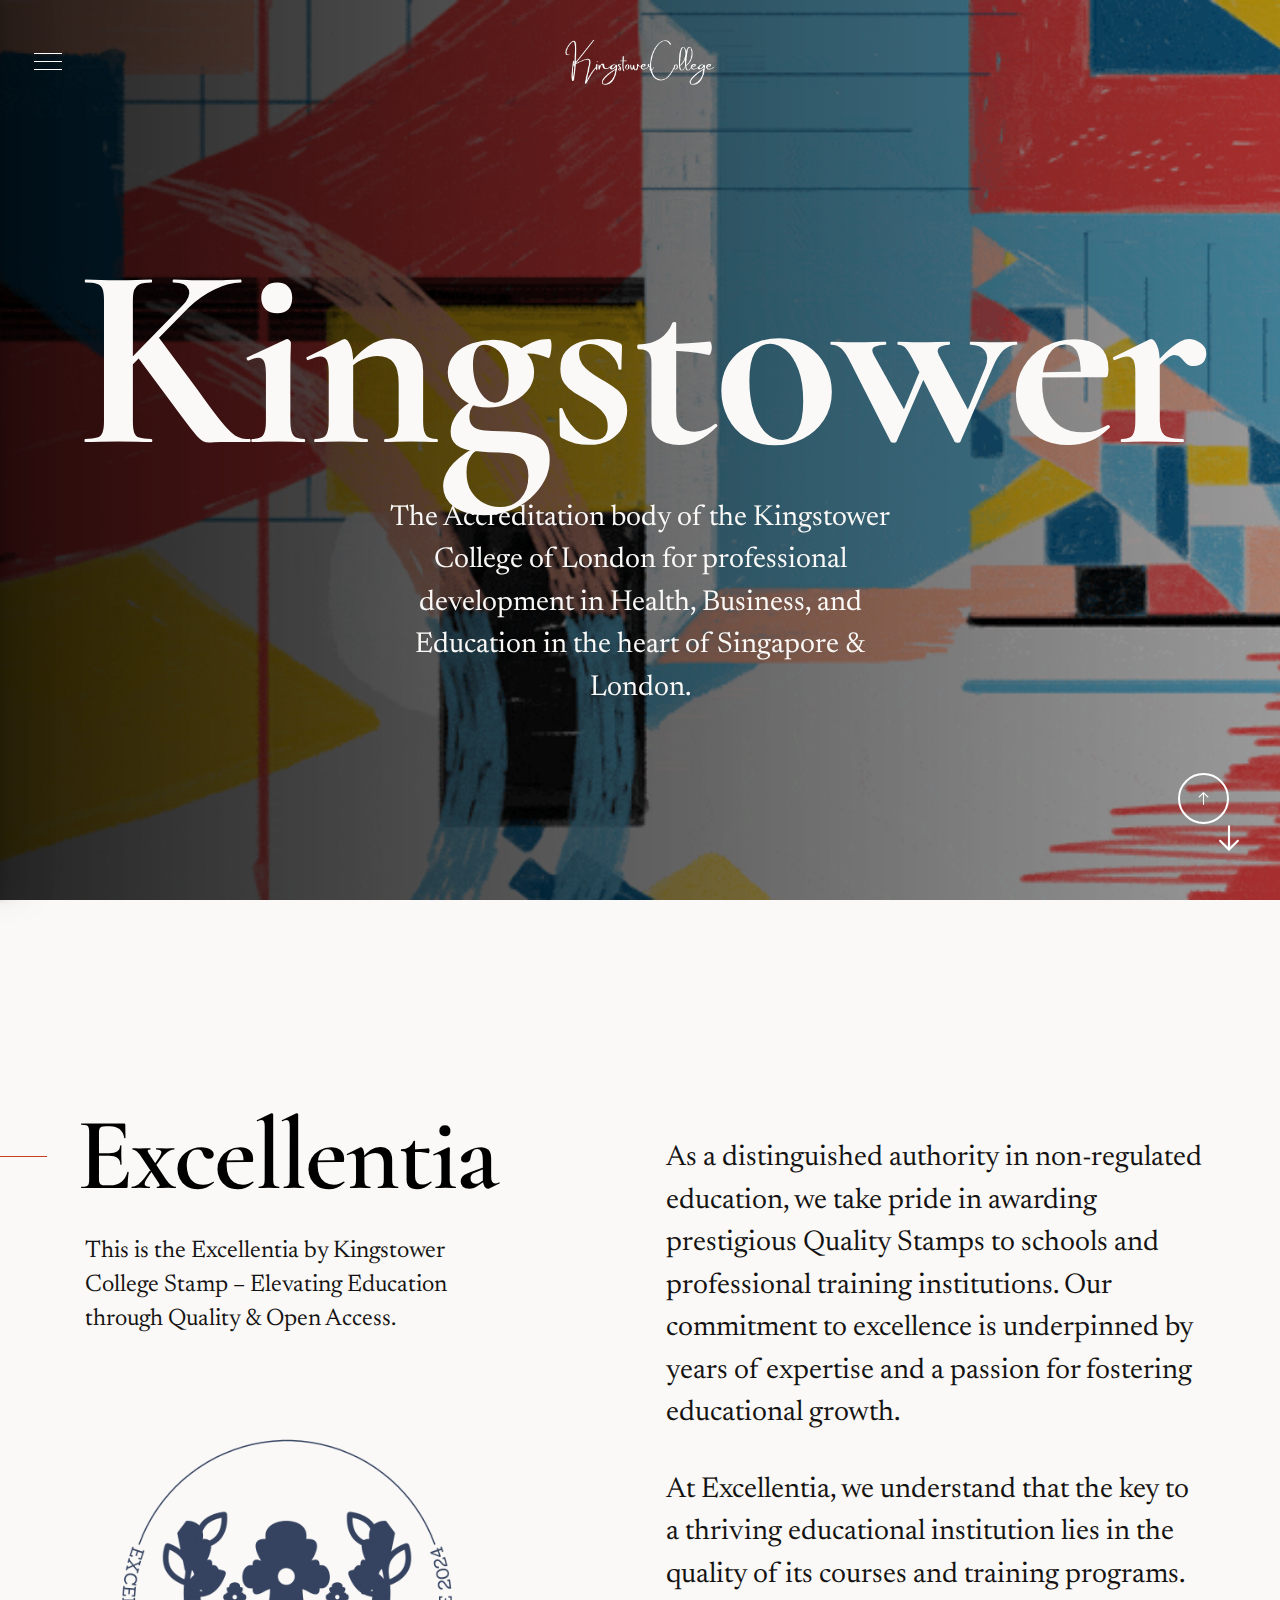
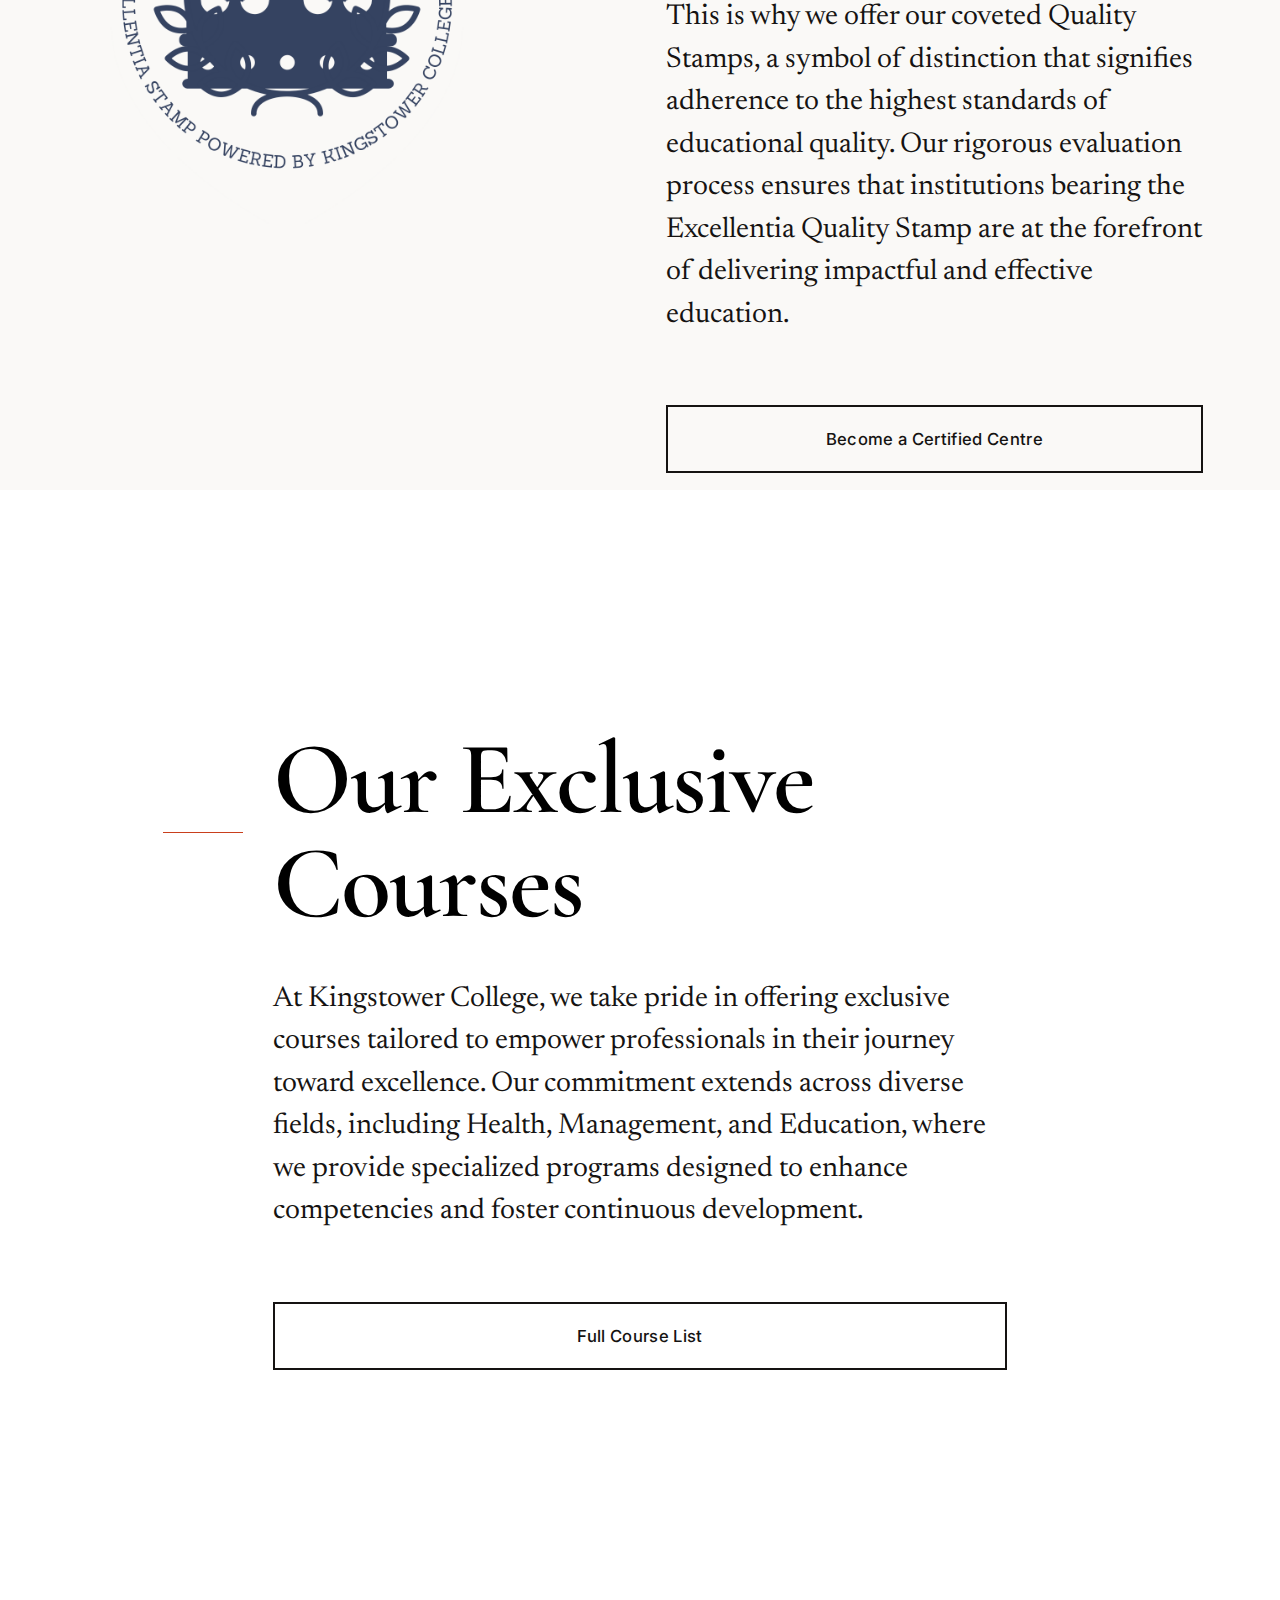
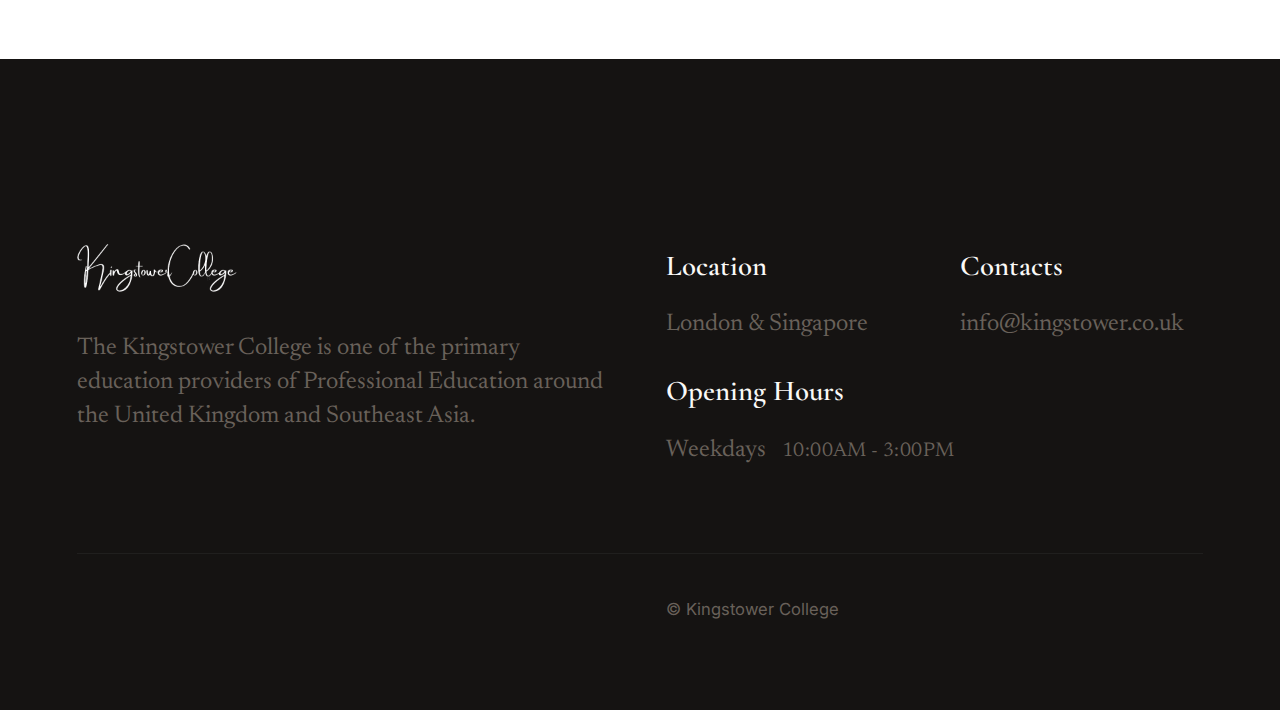
<file: index.html>
<!DOCTYPE html>
<html lang="en" class="no-js" >
<head>

    <!--- basic page needs
    ================================================== -->
    <meta charset="utf-8">
    <meta name="viewport" content="width=device-width, initial-scale=1">
    <title>Kingstower College of London</title>

    <script>
        document.documentElement.classList.remove('no-js');
        document.documentElement.classList.add('js');
    </script>

    <!-- CSS
    ================================================== -->
    <link rel="stylesheet" href="css/vendor.css">
    <link rel="stylesheet" href="css/styles.css">

    <!-- favicons
    ================================================== -->
    <link rel="apple-touch-icon" sizes="180x180" href="apple-touch-icon.png">
    <link rel="icon" type="image/png" sizes="32x32" href="images/favicon.png">
    <link rel="icon" type="image/png" sizes="16x16" href="images/favicon.png">
    <link rel="manifest" href="site.webmanifest">

</head>


<body id="top">


    <!-- preloader
    ================================================== -->
    <div id="preloader">
        <div id="loader" class="dots-fade">
            <div></div>
            <div></div>
            <div></div>
        </div>
    </div>


    <!-- page wrap
    ================================================== -->
    <div id="page" class="s-pagewrap">

        <div class="menu-underlay"></div>

        <!-- # site header
        ================================================== -->
        <header class="s-header">

            <div class="s-header__block">

                <div class="s-header__logo">
                    <a class="logo" href="index.html">
                        <img src="images/logo.png" alt="Homepage">
                    </a>
                </div>

                <a class="s-header__menu-toggle" href="#0"><span>Browse</span></a>
            </div> <!-- end s-header__block -->

            <nav class="s-header__nav">

                <a href="#0" class="s-header__nav-close-btn" title="close"><span>Close</span></a>

                <div class="s-header__nav-logo">
                    <a href="index.html">
                        <img src="images/logo.png" alt="Homepage">
                    </a>
                </div> <!-- s-header__nav-logo -->

                <ul class="s-header__nav-links">
                    <li><a href="index.html">Home</a></li>
                    <li><a href="about.html">About</a></li>
                    <li><a href="courses.html">Courses</a></li>
                    <li><a href="excellentia.html">Excellentia</a></li>
                    <li><a href="postgraduations.html">Postgraduations</a></li>
                </ul> <!-- s-header__nav-links -->
            </nav> <!-- end s-header__nav -->

        </header> <!-- end s-header -->


        <!-- # intro
        ================================================== -->
        <section id="intro" class="s-intro">

            <div class="s-intro__bg"></div>

            <div class="row s-intro__content">
                <div class="column xl-12">
                    <h1 class="s-intro__title">Kingstower</h1>

                    <p class="s-intro__desc lead">
                    The Accreditation body of the Kingstower College of London for
                    professional development in Health, Business, and Education in the heart of Singapore & London.
                    </p>

                </div>
            </div> <!-- s-intro__content -->

            <div class="s-intro__scroll-down">
                <a href="#about" class="smoothscroll">
                    <span class="scroll-text u-screen-reader-text">Scroll Down</span>
                    <div class="scroll-icon">
                        <svg clip-rule="evenodd" fill-rule="evenodd" stroke-linejoin="round" stroke-miterlimit="2" viewBox="0 0 24 24" xmlns="http://www.w3.org/2000/svg"><path d="m5.214 14.522s4.505 4.502 6.259 6.255c.146.147.338.22.53.22s.384-.073.53-.22c1.754-1.752 6.249-6.244 6.249-6.244.144-.144.216-.334.217-.523 0-.193-.074-.386-.221-.534-.293-.293-.766-.294-1.057-.004l-4.968 4.968v-14.692c0-.414-.336-.75-.75-.75s-.75.336-.75.75v14.692l-4.979-4.978c-.289-.289-.761-.287-1.054.006-.148.148-.222.341-.221.534 0 .189.071.377.215.52z" fill-rule="nonzero"/></svg>
                    </div>
                </a>
            </div> <!-- s-intro__scroll-down -->

        </section> <!-- end s-intro -->


        <!-- # about
        ================================================== -->
        <section id="about" class="s-about">

            <div class="row s-about__content">
                <div class="column xl-12 s-about__content-grid grid-block">

                    <div class="s-about__content-header section-header">
                        <h2 class="text-display-title with-line">Excellentia</h2>
                        <div class="s-about__content-header-inner">
                            <p class="text-desc">
                                This is the Excellentia by Kingstower College Stamp – Elevating Education through Quality & Open Access.
                            </p>

                            <div class="s-about__content-media">
                                <img class="s-about__media-big"
                                     src="images/stamp.png"
                                     srcset="images/stamp.png 1x, images/stamp.png 2x" alt="">
                            </div>
                        </div>
                    </div> <!-- end s-about__content-header -->

                    <div class="s-about__content-main">

                        <p class="attention-getter">
                            As a distinguished authority in non-regulated education, we take pride in awarding prestigious Quality Stamps
                            to schools and professional training institutions. Our commitment to excellence is
                            underpinned by years of expertise and a passion for fostering educational growth.
                        </p>
                        <p class="attention-getter">
                            At Excellentia, we understand that the key to a thriving educational institution lies in the quality of its
                            courses and training programs. This is why we offer our coveted Quality Stamps, a symbol of distinction that signifies adherence
                            to the highest standards of educational quality. Our rigorous evaluation process ensures that institutions bearing the
                            Excellentia Quality Stamp are at the forefront of delivering impactful and effective education.
                        </p>

                        <div class="s-about__content-btn">
                            <a href="Excellentia.html" class="btn btn--stroke btn--medium u-fullwidth">Become a Certified Centre</a>
                        </div>

                    </div> <!-- end s-about-content-main -->

                </div> <!-- end s-about__content-grid -->
            </div> <!--end s-about__content -->

        </section> <!-- end s-about -->


        <!-- # menu block
        ================================================== -->
        <section class="s-menublock" style ="background-color:white;">

            <div class="row s-menublock__top">
                <div class="column xl-8 lg-12">

                    <div class="s-menublock__content-header section-header">
                        <h2 class="text-display-title with-line">Our Exclusive Courses</h2>
                        <p class="attention-getter">
                            At Kingstower College, we take pride in offering exclusive courses tailored to empower professionals in their
                            journey toward excellence. Our commitment extends across diverse fields, including Health, Management, and Education,
                            where we provide specialized programs designed
                            to enhance competencies and foster continuous development.
                        </p>
                        <div class="s-about__content-btn">
                            <a href="about.html" class="btn btn--stroke btn--medium u-fullwidth">Full Course List</a>
                        </div>

</div>
</div>
</div>
</section>
                    </div> <!-- end s-menublock__content-header -->

                </div>


        <!-- # testimonials
        ================================================== -->


         <!-- # footer
        ================================================== -->
        <footer id="footer" class="s-footer">
            <div class="row s-footer__main-content">

                <div class="column xl-6 md-12 s-footer__block s-footer__about">
                    <div class="s-footer__logo">
                        <a class="logo" href="index.html">
                            <img src="images/logo.png" alt="Homepage">
                        </a>
                    </div>

                    <p>
                   The Kingstower College is one of the primary education providers of Professional Education around the United Kingdom and Southeast Asia.
                </p>
                </div> <!-- end s-footer__about -->

                <div class="column xl-6 md-12 s-footer__block s-footer__info">
                    <div class="row">
                        <div class="column xl-6 lg-12">
                            <h5>Location</h5>
                            <p>
                            London & Singapore
                            </p>
                        </div>
                        <div class="column xl-6 lg-12">
                            <h5>Contacts</h5>
                            <ul class="link-list">
                                <li><a href="mailto:info@kingstower.co.uk">info@kingstower.co.uk</a></li>
                            </ul>
                        </div>
                        <div class="column">
                            <h5>Opening Hours</h5>
                            <ul class="opening-hours">
                                <li><span class="opening-hours__days">Weekdays</span><span class="opening-hours__time">10:00am - 3:00pm</span></li>
                            </ul>
                        </div>
                    </div>
                </div> <!-- end s-footer__info -->

            </div> <!-- end  s-footer__main-content -->

            <div class="row s-footer__bottom">

                <div class="column xl-6 lg-12">
                </div> <!-- end section-footer__social -->

                <div class="column xl-6 lg-12">
                    <p class="ss-copyright">
                        <span>© Kingstower College</span>
                    </p>
                </div>

            </div> <!-- end section-footer__bottom -->

            <div class="ss-go-top">
                <a class="smoothscroll" title="Back to Top" href="#top">
                    <svg clip-rule="evenodd" fill-rule="evenodd" stroke-linejoin="round" stroke-miterlimit="2" viewBox="0 0 24 24" xmlns="http://www.w3.org/2000/svg"><path d="m14.523 18.787s4.501-4.505 6.255-6.26c.146-.146.219-.338.219-.53s-.073-.383-.219-.53c-1.753-1.754-6.255-6.258-6.255-6.258-.144-.145-.334-.217-.524-.217-.193 0-.385.074-.532.221-.293.292-.295.766-.004 1.056l4.978 4.978h-14.692c-.414 0-.75.336-.75.75s.336.75.75.75h14.692l-4.979 4.979c-.289.289-.286.762.006 1.054.148.148.341.222.533.222.19 0 .378-.072.522-.215z" fill-rule="nonzero"/></svg>
                </a>
                <span>Back To Top</span>
            </div> <!-- end ss-go-top -->

        </footer> <!-- end s-footer -->

    </div> <!-- end page-wrap -->


    <!-- Java Script
    ================================================== -->
    <script src="js/plugins.js"></script>
    <script src="js/main.js"></script>

</body>
</html>
</file>
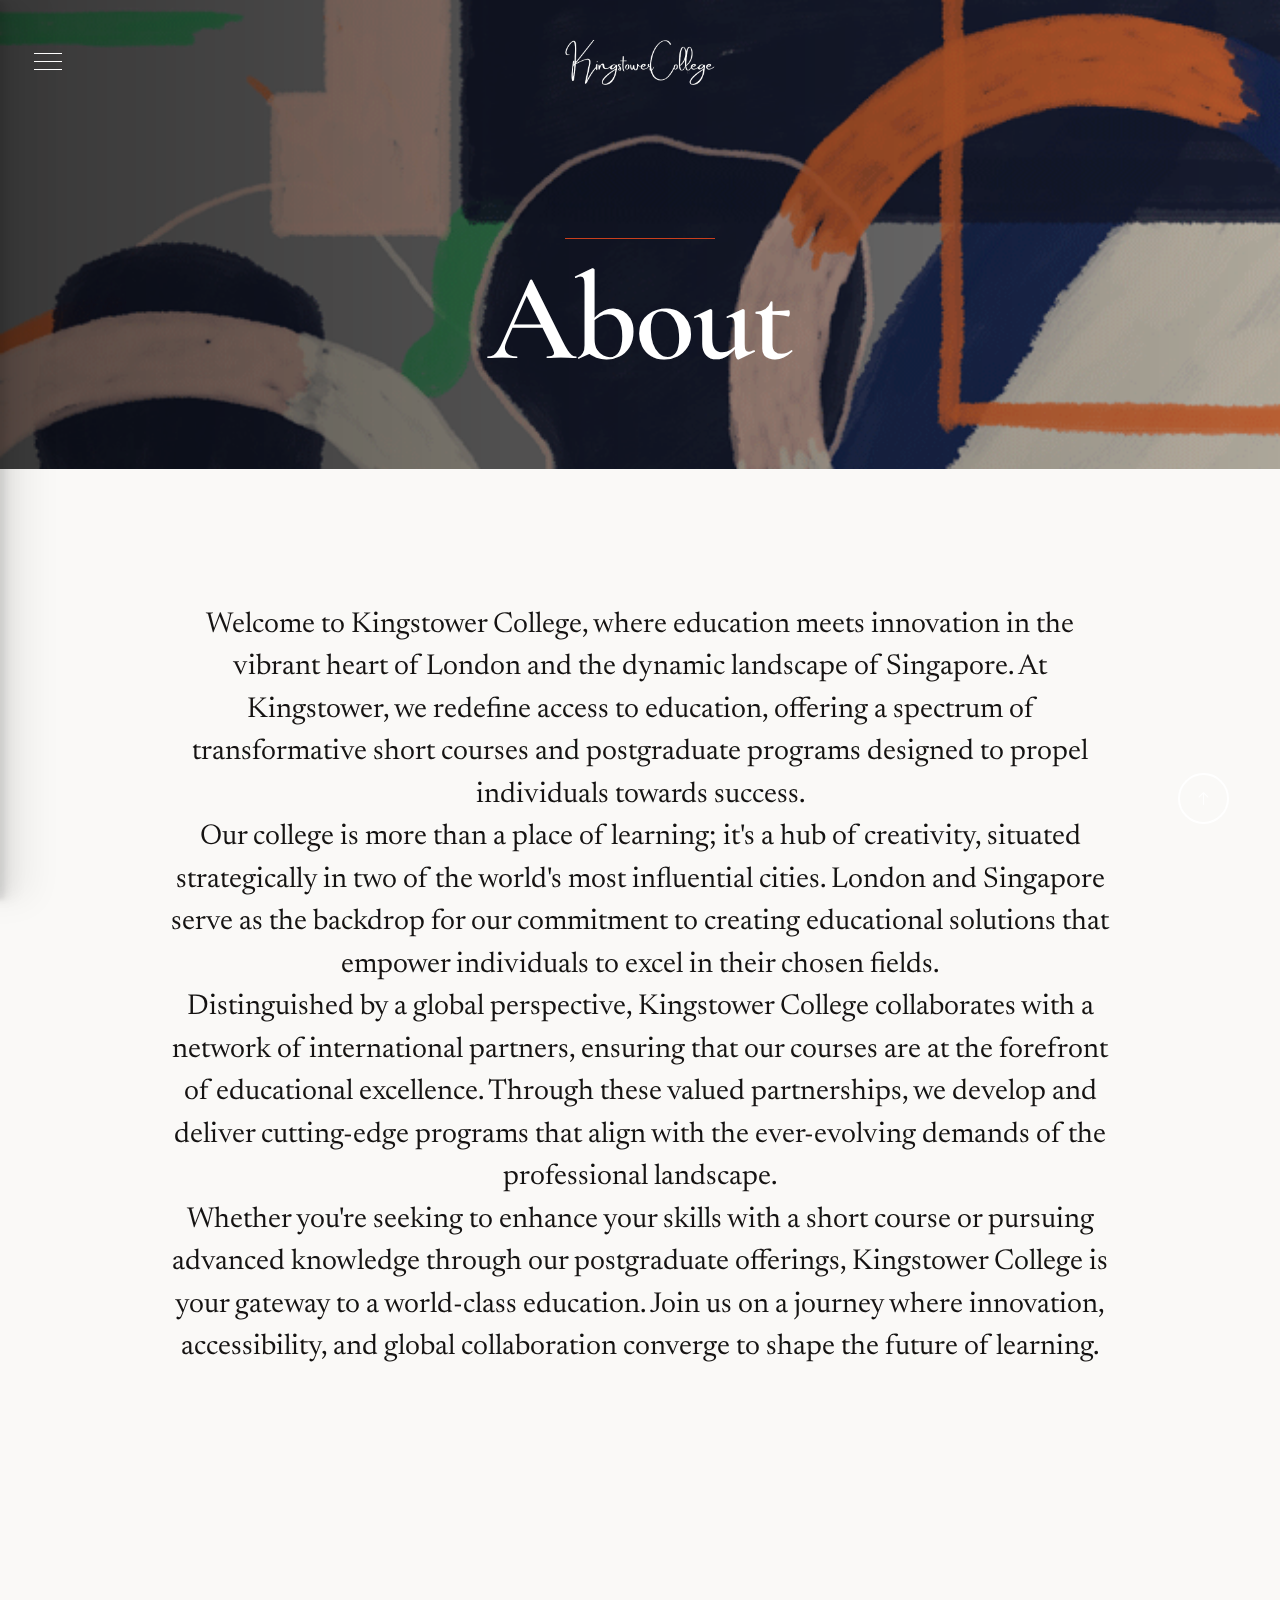
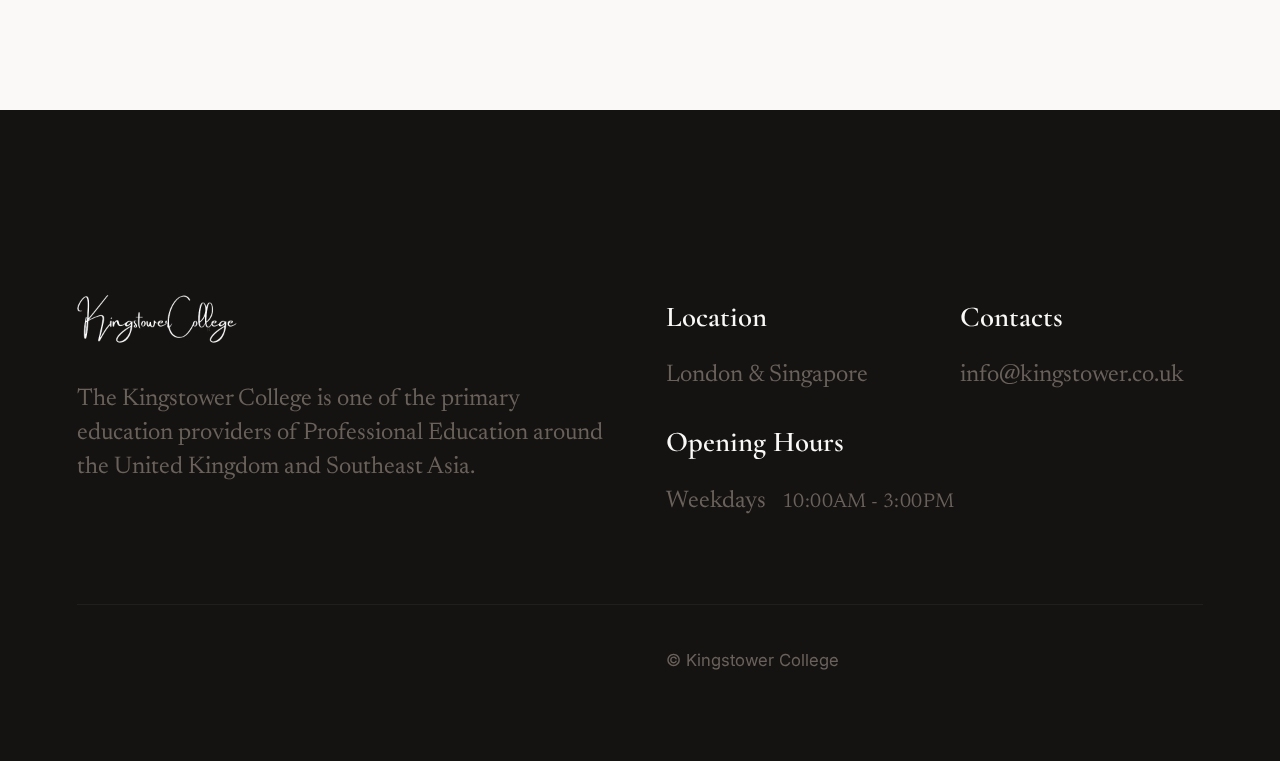
<file: about.html>
<!DOCTYPE html>
<html lang="en" class="no-js" >
<head>

    <!--- basic page needs
    ================================================== -->
    <meta charset="utf-8">
    <meta name="viewport" content="width=device-width, initial-scale=1">
    <title>Kingstower College of London</title>

    <script>
        document.documentElement.classList.remove('no-js');
        document.documentElement.classList.add('js');
    </script>

    <!-- CSS
    ================================================== -->
    <link rel="stylesheet" href="css/vendor.css">
    <link rel="stylesheet" href="css/styles.css">

    <!-- favicons
    ================================================== -->
    <link rel="apple-touch-icon" sizes="180x180" href="apple-touch-icon.png">
    <link rel="icon" type="image/png" sizes="32x32" href="images/favicon.png">
    <link rel="icon" type="image/png" sizes="16x16" href="images/favicon.png">
    <link rel="manifest" href="site.webmanifest">

</head>


<body id="top">


    <!-- preloader
    ================================================== -->
    <div id="preloader">
        <div id="loader" class="dots-fade">
            <div></div>
            <div></div>
            <div></div>
        </div>
    </div>


    <!-- page wrap
    ================================================== -->
    <div id="page" class="s-pagewrap">

        <div class="menu-underlay"></div>

        <!-- # site header
        ================================================== -->
        <header class="s-header">

            <div class="s-header__block">

                <div class="s-header__logo">
                    <a class="logo" href="index.html">
                        <img src="images/logo.png" alt="Homepage">
                    </a>
                </div>

                <a class="s-header__menu-toggle" href="#0"><span>Browse</span></a>
            </div> <!-- end s-header__block -->

            <nav class="s-header__nav">

                <a href="#0" class="s-header__nav-close-btn" title="close"><span>Close</span></a>

                <div class="s-header__nav-logo">
                    <a href="index.html">
                        <img src="images/logo.png" alt="Homepage">
                    </a>
                </div> <!-- s-header__nav-logo -->

                <ul class="s-header__nav-links">
                    <li><a href="index.html">Home</a></li>
                    <li><a href="about.html">About</a></li>
                    <li><a href="courses.html">Courses</a></li>
                    <li><a href="excellentia.html">Excellentia</a></li>
                    <li><a href="postgraduations.html">Postgraduations</a></li>
                </ul> <!-- s-header__nav-links -->
            </nav> <!-- end s-header__nav -->

        </header> <!-- end s-header -->


        <!-- # main content
        ================================================== -->
        <article class="s-content">

            <!-- ## pageheader -->
            <section class="s-pageheader pageheader" style="background-image:url(images/bg3.gif">
                <div class="row">
                    <div class="column xl-12 s-pageheader__content">
                        <h1 class="page-title">
                            About
                        </h1>
                    </div>
                </div>
            </section>

            <!-- ## pagecontent -->
            <section class="s-pagecontent pagecontent">

                <div class="row width-narrower pageintro text-center">
                    <div class="column xl-12">
                        <p class="lead">
                            Welcome to Kingstower College, where education meets innovation in the vibrant heart of London and the dynamic landscape of Singapore. At Kingstower, we redefine access to education, offering a spectrum of transformative short courses and postgraduate programs designed to propel individuals towards success. <br>

                            Our college is more than a place of learning; it's a hub of creativity, situated strategically in two of the world's most influential cities. London and Singapore serve as the backdrop for our commitment to creating educational solutions that empower individuals to excel in their chosen fields.<br>

                            Distinguished by a global perspective, Kingstower College collaborates with a network of international partners, ensuring that our courses are at the forefront of educational excellence. Through these valued partnerships, we develop and deliver cutting-edge programs that align with the ever-evolving demands of the professional landscape.<br>

                            Whether you're seeking to enhance your skills with a short course or pursuing advanced knowledge through our postgraduate offerings, Kingstower College is your gateway to a world-class education. Join us on a journey where innovation, accessibility, and global collaboration converge to shape the future of learning.<br>
                        </p>
                    </div>
                </div>
                </section>
                </article>
                </div>
                <!-- end pageintro -->
        <!-- # footer
        ================================================== -->
        <footer id="footer" class="s-footer">
            <div class="row s-footer__main-content">

                <div class="column xl-6 md-12 s-footer__block s-footer__about">
                    <div class="s-footer__logo">
                        <a class="logo" href="index.html">
                            <img src="images/logo.png" alt="Homepage">
                        </a>
                    </div>

                    <p>
                   The Kingstower College is one of the primary education providers of Professional Education around the United Kingdom and Southeast Asia.
                </p>
                </div> <!-- end s-footer__about -->

                <div class="column xl-6 md-12 s-footer__block s-footer__info">
                    <div class="row">
                        <div class="column xl-6 lg-12">
                            <h5>Location</h5>
                            <p>
                            London & Singapore
                            </p>
                        </div>
                        <div class="column xl-6 lg-12">
                            <h5>Contacts</h5>
                            <ul class="link-list">
                                <li><a href="mailto:info@kingstower.co.uk">info@kingstower.co.uk</a></li>
                            </ul>
                        </div>
                        <div class="column">
                            <h5>Opening Hours</h5>
                            <ul class="opening-hours">
                                <li><span class="opening-hours__days">Weekdays</span><span class="opening-hours__time">10:00am - 3:00pm</span></li>
                            </ul>
                        </div>
                    </div>
                </div> <!-- end s-footer__info -->

            </div> <!-- end  s-footer__main-content -->

            <div class="row s-footer__bottom">

                <div class="column xl-6 lg-12">
                </div> <!-- end section-footer__social -->

                <div class="column xl-6 lg-12">
                    <p class="ss-copyright">
                        <span>© Kingstower College</span>
                    </p>
                </div>

            </div> <!-- end section-footer__bottom -->

            <div class="ss-go-top">
                <a class="smoothscroll" title="Back to Top" href="#top">
                    <svg clip-rule="evenodd" fill-rule="evenodd" stroke-linejoin="round" stroke-miterlimit="2" viewBox="0 0 24 24" xmlns="http://www.w3.org/2000/svg"><path d="m14.523 18.787s4.501-4.505 6.255-6.26c.146-.146.219-.338.219-.53s-.073-.383-.219-.53c-1.753-1.754-6.255-6.258-6.255-6.258-.144-.145-.334-.217-.524-.217-.193 0-.385.074-.532.221-.293.292-.295.766-.004 1.056l4.978 4.978h-14.692c-.414 0-.75.336-.75.75s.336.75.75.75h14.692l-4.979 4.979c-.289.289-.286.762.006 1.054.148.148.341.222.533.222.19 0 .378-.072.522-.215z" fill-rule="nonzero"/></svg>
                </a>
                <span>Back To Top</span>
            </div> <!-- end ss-go-top -->

        </footer> <!-- end s-footer -->

    </div> <!-- end page-wrap -->


    <!-- Java Script
    ================================================== -->
    <script src="js/plugins.js"></script>
    <script src="js/main.js"></script>

</body>
</html>
</file>
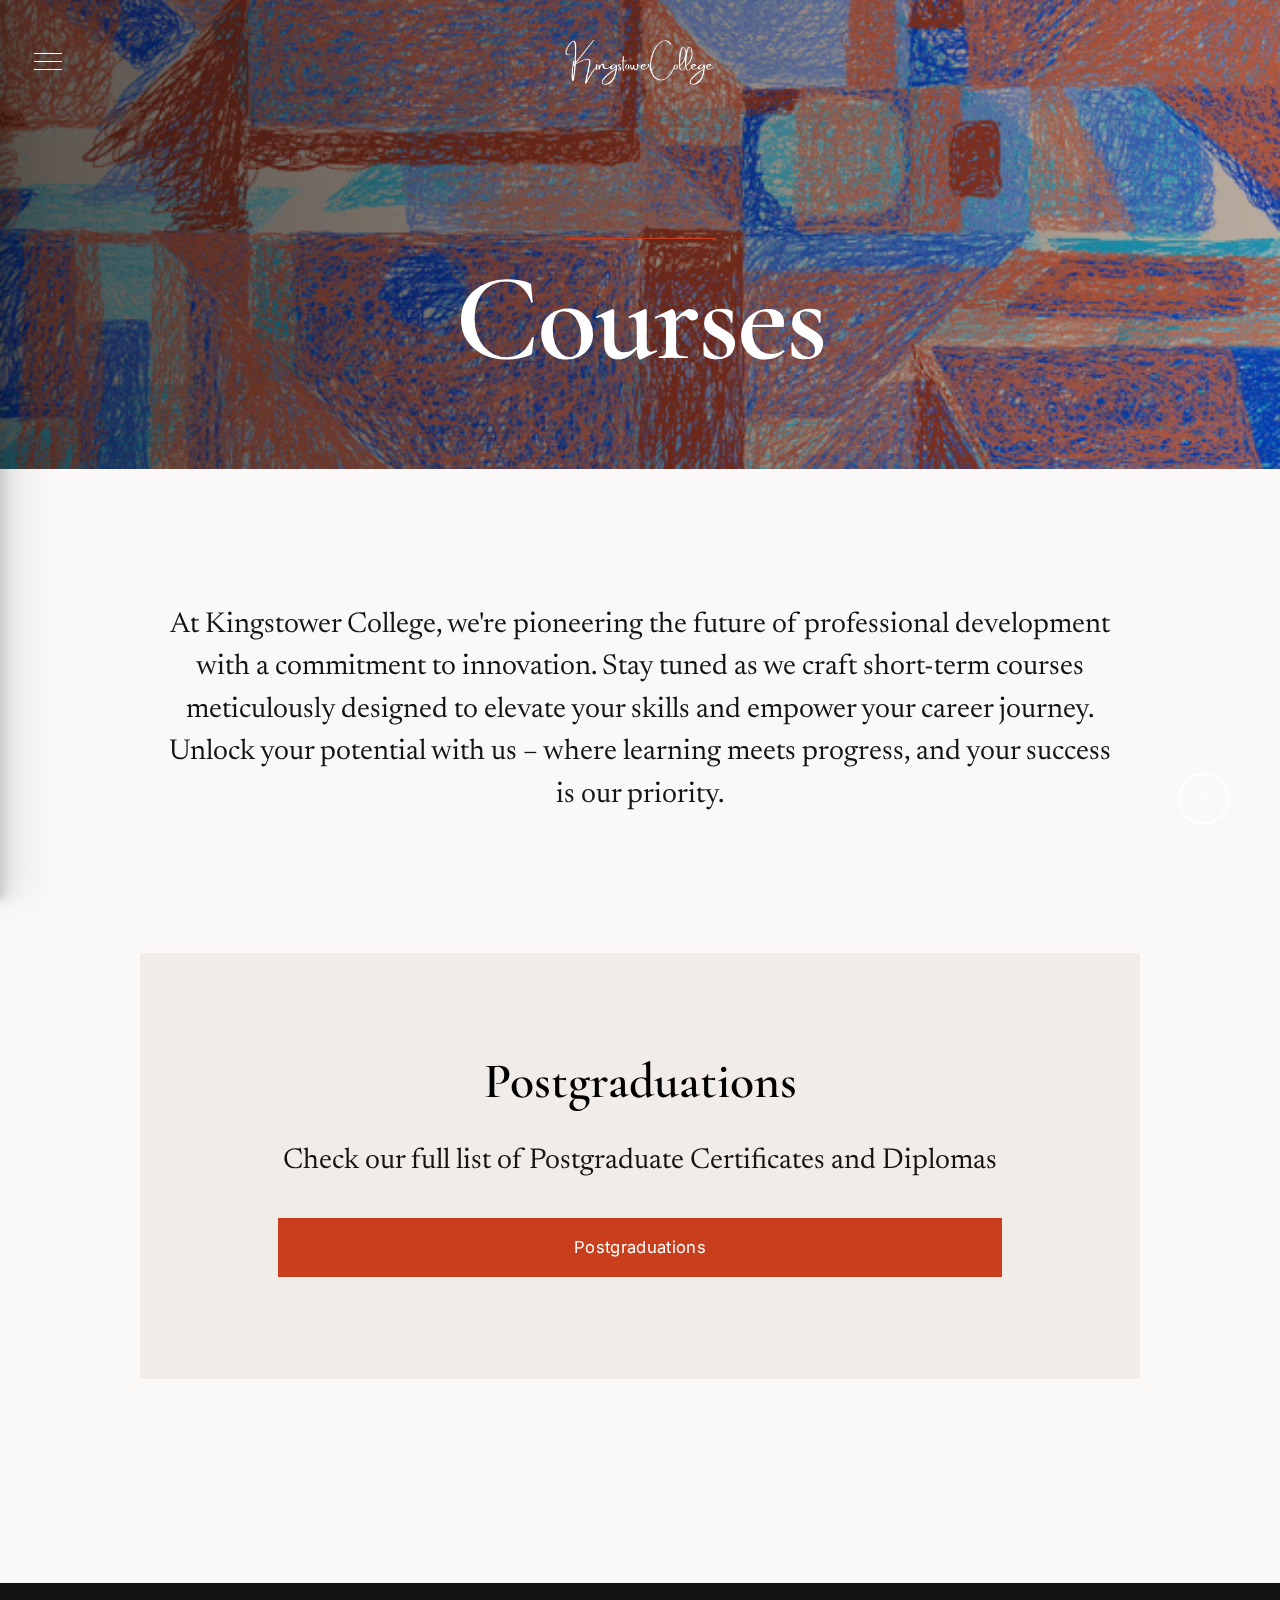
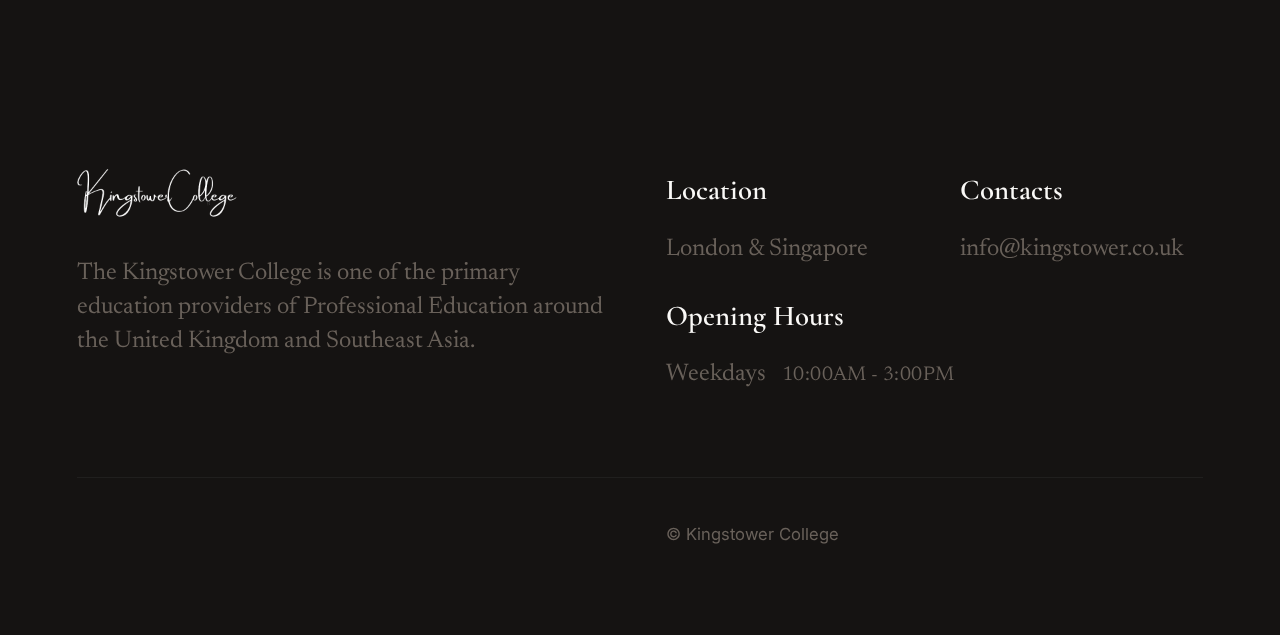
<file: courses.html>
<!DOCTYPE html>
<html lang="en" class="no-js" >
<head>

    <!--- basic page needs
    ================================================== -->
    <meta charset="utf-8">
    <meta name="viewport" content="width=device-width, initial-scale=1">
    <title>Kingstower College of London</title>

    <script>
        document.documentElement.classList.remove('no-js');
        document.documentElement.classList.add('js');
    </script>

    <!-- CSS
    ================================================== -->
    <link rel="stylesheet" href="css/vendor.css">
    <link rel="stylesheet" href="css/styles.css">

    <!-- favicons
    ================================================== -->
    <link rel="apple-touch-icon" sizes="180x180" href="apple-touch-icon.png">
    <link rel="icon" type="image/png" sizes="32x32" href="images/favicon.png">
    <link rel="icon" type="image/png" sizes="16x16" href="images/favicon.png">
    <link rel="manifest" href="site.webmanifest">

</head>


<body id="top">


    <!-- preloader
    ================================================== -->
    <div id="preloader">
        <div id="loader" class="dots-fade">
            <div></div>
            <div></div>
            <div></div>
        </div>
    </div>


    <!-- page wrap
    ================================================== -->
    <div id="page" class="s-pagewrap">

        <div class="menu-underlay"></div>

        <!-- # site header
        ================================================== -->
        <header class="s-header">

            <div class="s-header__block">

                <div class="s-header__logo">
                    <a class="logo" href="index.html">
                        <img src="images/logo.png" alt="Homepage">
                    </a>
                </div>

                <a class="s-header__menu-toggle" href="#0"><span>Browse</span></a>
            </div> <!-- end s-header__block -->

            <nav class="s-header__nav">

                <a href="#0" class="s-header__nav-close-btn" title="close"><span>Close</span></a>

                <div class="s-header__nav-logo">
                    <a href="index.html">
                        <img src="images/logo.png" alt="Homepage">
                    </a>
                </div> <!-- s-header__nav-logo -->

                <ul class="s-header__nav-links">
                    <li ><a href="index.html">Home</a></li>
                    <li><a href="about.html">About</a></li>
                    <li><a href="courses.html">Courses</a></li>
                    <li><a href="excellentia.html">Excellentia</a></li>
                    <li><a href="postgraduations.html">Postgraduations</a></li>
                </ul> <!-- s-header__nav-links -->
            </nav> <!-- end s-header__nav -->

        </header> <!-- end s-header -->


        <!-- # main content
        ================================================== -->
        <article class="s-content">

            <!-- ## pageheader -->
            <section class="s-pageheader pageheader" style="background-image:url(images/bg2.gif)">
                <div class="row">
                    <div class="column xl-12 s-pageheader__content">
                        <h1 class="page-title">
Courses
                        </h1>
                    </div>
                </div>
            </section>

            <!-- ## pagecontent -->
            <section class="s-pagecontent pagecontent">

                <div class="row width-narrower pageintro text-center">
                    <div class="column xl-12">
                        <p class="lead">
                            At Kingstower College, we're pioneering the future of professional development with a commitment to innovation. Stay tuned as we craft short-term courses meticulously designed to elevate your skills and empower your career journey. Unlock your potential with us – where learning meets progress, and your success is our priority.
                        </p>
                    </div>

                <!-- end content-block -->
                </div> <!-- end pageintro -->
                <div class="row width-narrower row-x-center content-block content-block--grey cta-block">
                    <div class="column xl-10 mob-12">
                        <h3>Postgraduations</h3>
                        <p class="attention-getter">
Check our full list of Postgraduate Certificates and Diplomas                         </p>
                        <a href="postgraduations.html" class="btn btn--primary u-fullwidth">Postgraduations</a>
                    </div>
                </div>

 <!-- end menu-block__group -->


                        </div> <!-- end menu-block -->
                    </div>
                </div> <!-- end content-block -->
            </section> <!-- pagecontent -->
        </article> <!-- end main content -->


        <!-- # footer
        ================================================== -->
        <footer id="footer" class="s-footer">
            <div class="row s-footer__main-content">

                <div class="column xl-6 md-12 s-footer__block s-footer__about">
                    <div class="s-footer__logo">
                        <a class="logo" href="index.html">
                            <img src="images/logo.png" alt="Homepage">
                        </a>
                    </div>

                    <p>
                   The Kingstower College is one of the primary education providers of Professional Education around the United Kingdom and Southeast Asia.
                </p>
                </div> <!-- end s-footer__about -->

                <div class="column xl-6 md-12 s-footer__block s-footer__info">
                    <div class="row">
                        <div class="column xl-6 lg-12">
                            <h5>Location</h5>
                            <p>
                            London & Singapore
                            </p>
                        </div>
                        <div class="column xl-6 lg-12">
                            <h5>Contacts</h5>
                            <ul class="link-list">
                                <li><a href="mailto:info@kingstower.co.uk">info@kingstower.co.uk</a></li>
                            </ul>
                        </div>
                        <div class="column">
                            <h5>Opening Hours</h5>
                            <ul class="opening-hours">
                                <li><span class="opening-hours__days">Weekdays</span><span class="opening-hours__time">10:00am - 3:00pm</span></li>
                            </ul>
                        </div>
                    </div>
                </div> <!-- end s-footer__info -->

            </div> <!-- end  s-footer__main-content -->

            <div class="row s-footer__bottom">

                <div class="column xl-6 lg-12">
                </div> <!-- end section-footer__social -->

                <div class="column xl-6 lg-12">
                    <p class="ss-copyright">
                        <span>© Kingstower College</span>
                    </p>
                </div>

            </div> <!-- end section-footer__bottom -->

            <div class="ss-go-top">
                <a class="smoothscroll" title="Back to Top" href="#top">
                    <svg clip-rule="evenodd" fill-rule="evenodd" stroke-linejoin="round" stroke-miterlimit="2" viewBox="0 0 24 24" xmlns="http://www.w3.org/2000/svg"><path d="m14.523 18.787s4.501-4.505 6.255-6.26c.146-.146.219-.338.219-.53s-.073-.383-.219-.53c-1.753-1.754-6.255-6.258-6.255-6.258-.144-.145-.334-.217-.524-.217-.193 0-.385.074-.532.221-.293.292-.295.766-.004 1.056l4.978 4.978h-14.692c-.414 0-.75.336-.75.75s.336.75.75.75h14.692l-4.979 4.979c-.289.289-.286.762.006 1.054.148.148.341.222.533.222.19 0 .378-.072.522-.215z" fill-rule="nonzero"/></svg>
                </a>
                <span>Back To Top</span>
            </div> <!-- end ss-go-top -->

        </footer> <!-- end s-footer -->

    </div> <!-- end page-wrap -->


    <!-- Java Script
    ================================================== -->
    <script src="js/plugins.js"></script>
    <script src="js/main.js"></script>

</body>
</html>
</file>
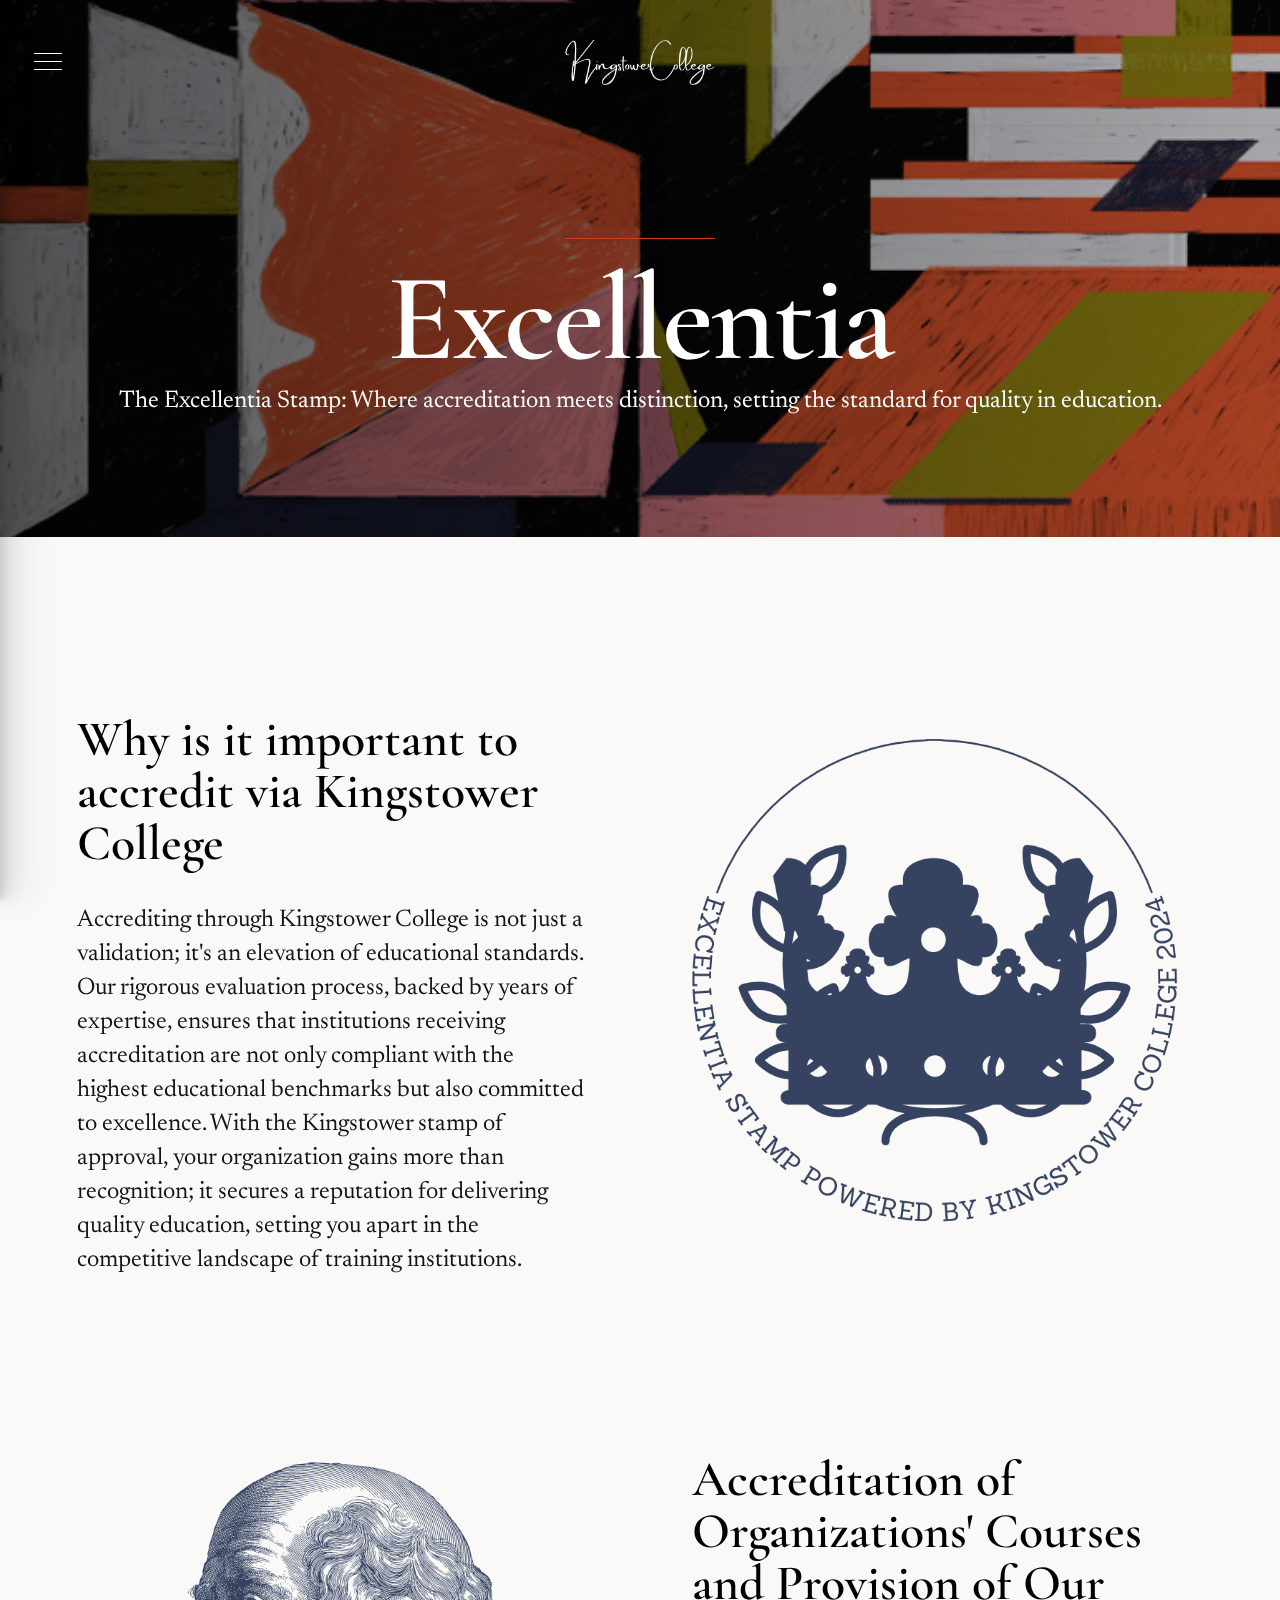
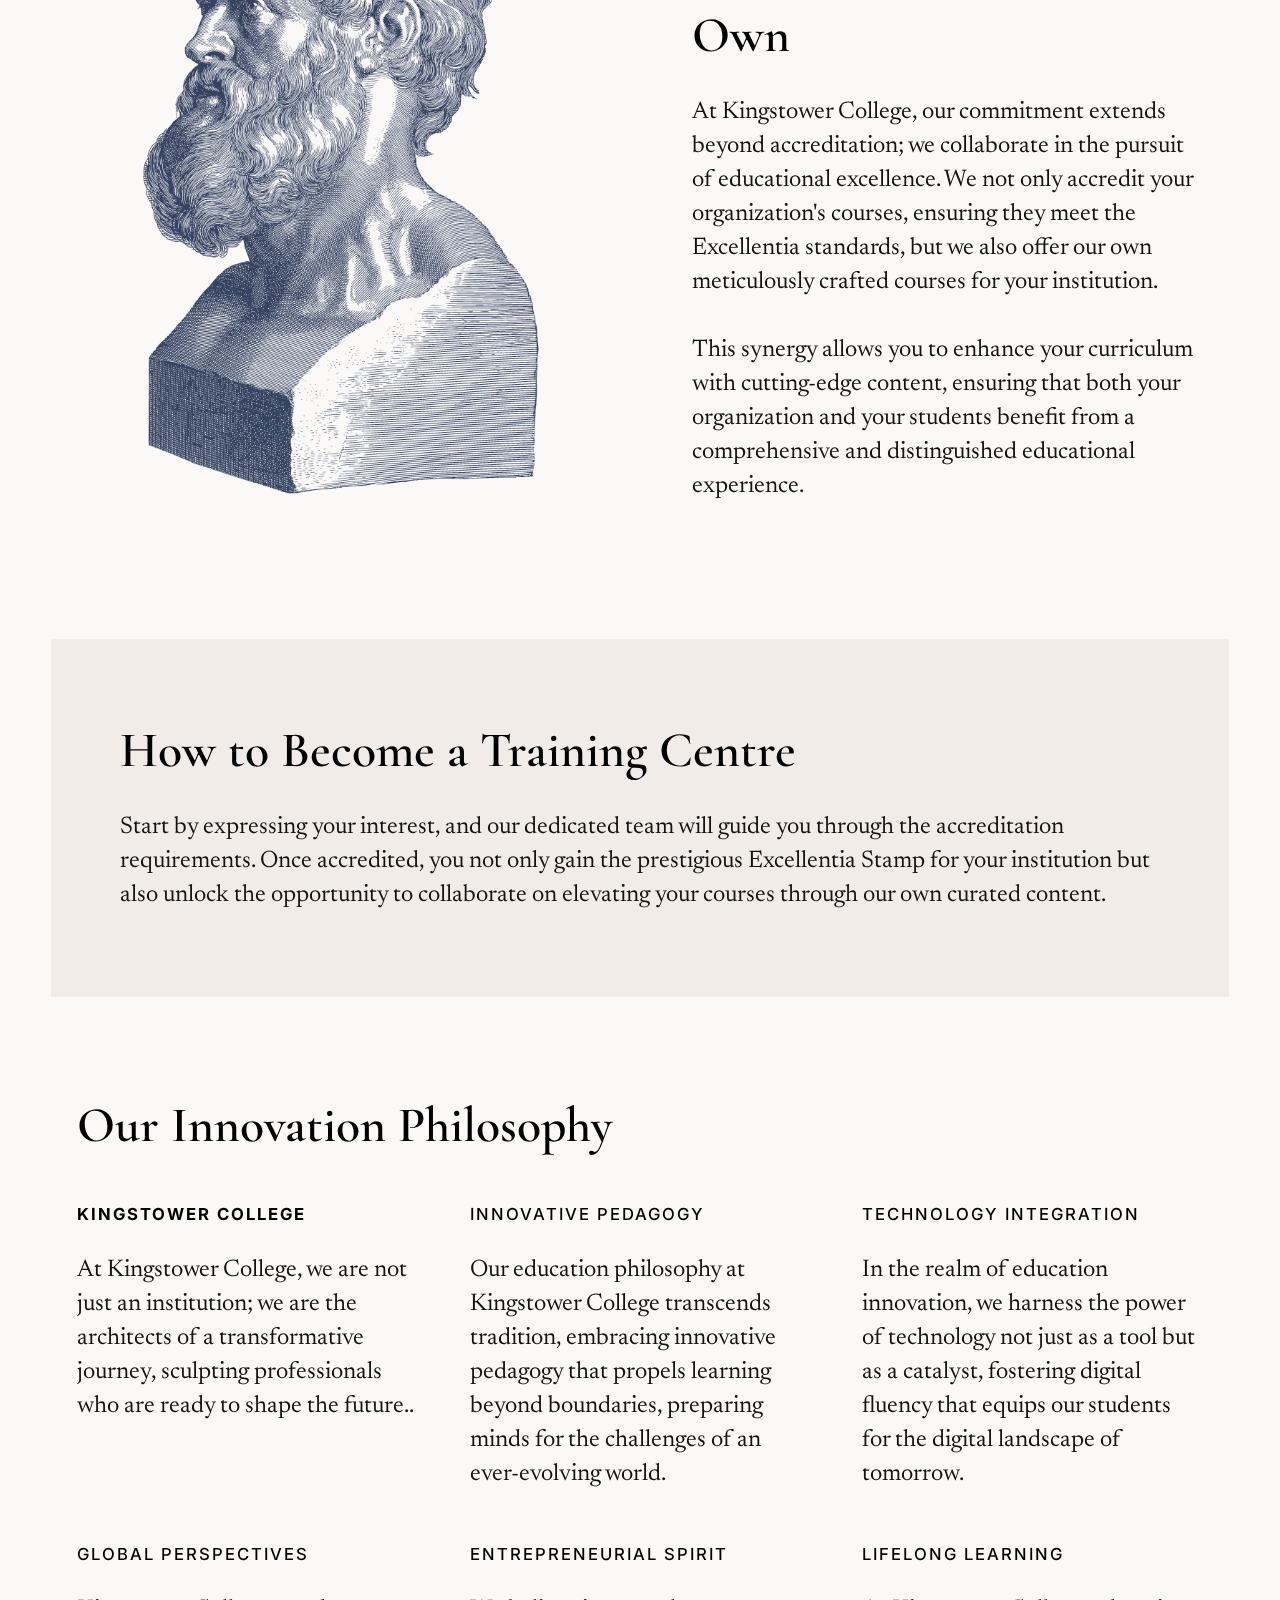
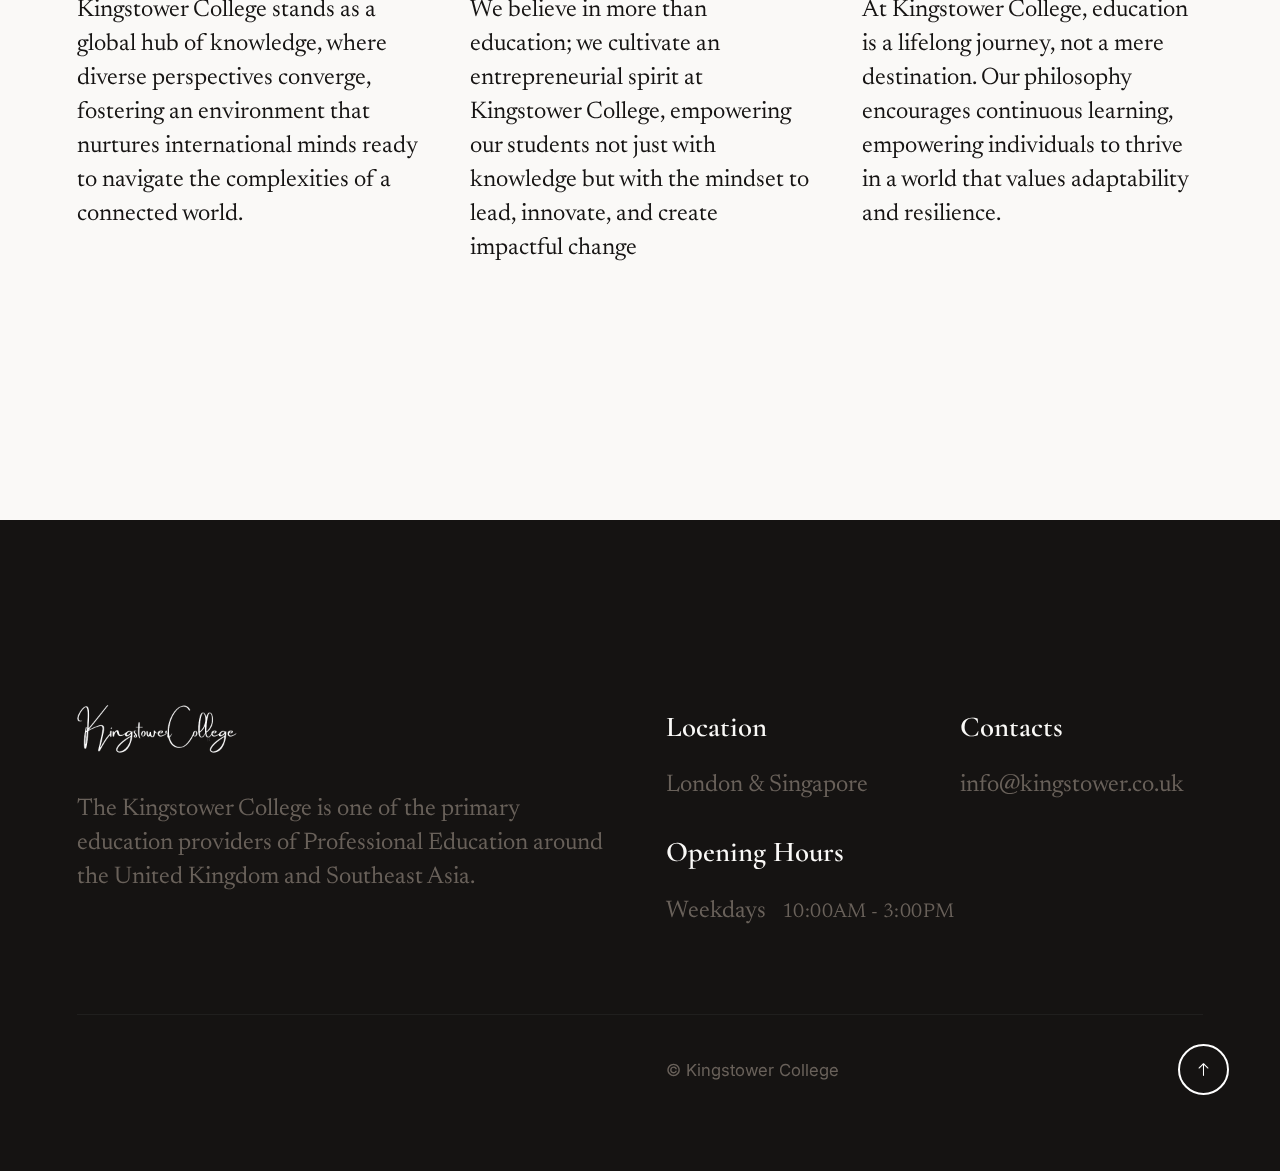
<file: excellentia.html>
<!DOCTYPE html>
<html lang="en" class="no-js" >
<head>

    <!--- basic page needs
    ================================================== -->
    <meta charset="utf-8">
    <meta name="viewport" content="width=device-width, initial-scale=1">
    <title>Kingstower College of London</title>

    <script>
        document.documentElement.classList.remove('no-js');
        document.documentElement.classList.add('js');
    </script>

    <!-- CSS
    ================================================== -->
    <link rel="stylesheet" href="css/vendor.css">
    <link rel="stylesheet" href="css/styles.css">

    <!-- favicons
    ================================================== -->
    <link rel="apple-touch-icon" sizes="180x180" href="apple-touch-icon.png">
    <link rel="icon" type="image/png" sizes="32x32" href="images/favicon.png">
    <link rel="icon" type="image/png" sizes="16x16" href="images/favicon.png">
    <link rel="manifest" href="site.webmanifest">

</head>


<body id="top">


    <!-- preloader
    ================================================== -->
    <div id="preloader">
        <div id="loader" class="dots-fade">
            <div></div>
            <div></div>
            <div></div>
        </div>
    </div>


    <!-- page wrap
    ================================================== -->
    <div id="page" class="s-pagewrap">

        <div class="menu-underlay"></div>

        <!-- # site header
        ================================================== -->
        <header class="s-header">

            <div class="s-header__block">

                <div class="s-header__logo">
                    <a class="logo" href="index.html">
                        <img src="images/logo.png" alt="Homepage">
                    </a>
                </div>

                <a class="s-header__menu-toggle" href="#0"><span>Browse</span></a>
            </div> <!-- end s-header__block -->

            <nav class="s-header__nav">

                <a href="#0" class="s-header__nav-close-btn" title="close"><span>Close</span></a>

                <div class="s-header__nav-logo">
                    <a href="index.html">
                        <img src="images/logo.png" alt="Homepage">
                    </a>
                </div> <!-- s-header__nav-logo -->

                <ul class="s-header__nav-links">
                    <li><a href="index.html">Home</a></li>
                    <li><a href="about.html">About</a></li>
                    <li><a href="courses.html">Courses</a></li>
                    <li><a href="excellentia.html">Excellentia</a></li>
                    <li><a href="postgraduations.html">Postgraduations</a></li>
                </ul> <!-- s-header__nav-links -->
            </nav> <!-- end s-header__nav -->

        </header> <!-- end s-header -->


        <!-- # main content
        ================================================== -->
        <article class="s-content">

            <!-- ## pageheader -->
            <section class="s-pageheader" style="background-image:url(images/bg1.gif)">
                <div class="row">
                    <div class="column xl-12 s-pageheader__content">
                        <h1 class="page-title">
Excellentia
                        </h1>
                        <p style ="color:white;">
                            The Excellentia Stamp: Where accreditation meets distinction, setting the standard for quality in education.

                        </p>
                    </div>
                </div>
            </section> <!-- end pageheader -->

            <!-- ## pagecontent -->
            <section class="s-pagecontent pagecontent">

                <div class="row width-narrow content-block content-block--media-right">
                    <div class="column content-block__text">
                        <h3>Why is it important to accredit via Kingstower College</h3>
                        <p>
                            Accrediting through Kingstower College is not just a validation; it's an elevation of educational standards. Our rigorous
                            evaluation process, backed by years of expertise, ensures that institutions receiving accreditation are not only compliant with the
                            highest educational benchmarks but also committed to excellence. With the Kingstower stamp of approval, your organization gains more
                            than recognition; it secures a reputation for delivering quality
                            education, setting you apart in the competitive landscape of training institutions.
                        </p>
                    </div>
                    <div class="column content-block__media">
                        <figure>
                            <img src="images/01.png"
                                 srcset="images/01.png 1x, images/01.png 2x" alt="">
                        </figure>
                    </div>
                </div> <!-- end content-block-->

                <div class="row width-narrow content-block content-block--media-left">
                    <div class="column content-block__text">
                        <h3>Accreditation of Organizations' Courses and Provision of Our Own</h3>
                        <p>
                            At Kingstower College, our commitment extends beyond accreditation; we collaborate in the pursuit of
                            educational excellence. We not only accredit your organization's courses, ensuring they meet the Excellentia standards,
                             but we also offer our own meticulously crafted courses for your institution.
                        </p>
                        <p>
                            This synergy allows you to enhance your curriculum
                            with cutting-edge content, ensuring that both your organization and your students
                            benefit from a comprehensive and distinguished educational experience.
                        </p>
                    </div>
                    <div class="column content-block__media">
                        <figure>
                            <img src="images/02.png"
                                 srcset="images/02.png 1x, images/02.pnpg 2x" alt="">
                        </figure>
                    </div>
                </div> <!-- end content-block-->

                <div class="row width-narrow content-block content-block--grey">
                    <div class="column xl-12">
                        <h3>How to Become a Training Centre</h3>
                        <p>
                            Start by expressing your interest, and our dedicated team will guide you through the accreditation requirements. Once accredited,
                            you not only gain the prestigious Excellentia Stamp for your institution but also unlock the opportunity to
                            collaborate on elevating your courses through our own curated content.
                        </p>
                    </div>
                </div> <!-- end content-block -->

                <div class="row width-narrow content-block">
                    <div class="column xl-12">

                        <h3>Our Innovation Philosophy</h3>

                        <div class="grid-list-items list-items">
                            <div class="grid-list-items__item list-items__item u-remove-bottom">
                                <div class="list-items__item-header">
                                    <h6 style ="font-weight: bold;" class="list-items__item-small-title">Kingstower College</h6>
                                </div>
                                <p>
                                    At Kingstower College, we are not just an institution; we are the
                                    architects of a transformative journey, sculpting professionals who are ready to shape the future..
                                </p>
                            </div>
                            <div class="grid-list-items__item list-items__item u-remove-bottom">
                                <div class="list-items__item-header">
                                    <h6 class="list-items__item-small-title">Innovative Pedagogy</h6>
                                </div>
                                <p>
                                    Our education philosophy at Kingstower College transcends tradition, embracing innovative pedagogy that propels
                                    learning beyond boundaries, preparing minds for the challenges of an ever-evolving world.
                                </p>
                            </div>
                            <div class="grid-list-items__item list-items__item u-remove-bottom">
                                <div class="list-items__item-header">
                                    <h6 class="list-items__item-small-title">Technology Integration</h6>
                                </div>
                                <p>
                                    In the realm of education innovation, we harness the power of technology not just as a tool but as a catalyst,
                                    fostering digital fluency that equips our students for the digital landscape of tomorrow.  </p>
                            </div>
                            <div class="grid-list-items__item list-items__item u-remove-bottom">
                                <div class="list-items__item-header">
                                    <h6 class="list-items__item-small-title">Global Perspectives</h6>
                                </div>
                                <p>
                                    Kingstower College stands as a global hub of knowledge, where diverse perspectives converge, fostering an environment that nurtures
                                    international minds ready to navigate the complexities of a connected world.
                                </p>
                            </div>
                            <div class="grid-list-items__item list-items__item u-remove-bottom">
                                <div class="list-items__item-header">
                                    <h6 class="list-items__item-small-title">Entrepreneurial Spirit</h6>
                                </div>
                                <p>
                                    We believe in more than education; we cultivate an entrepreneurial spirit at Kingstower College, empowering our students not just with knowledge
                                     but with the mindset to lead, innovate, and create impactful change
                                </p>
                            </div>
                            <div class="grid-list-items__item list-items__item u-remove-bottom">
                                <div class="list-items__item-header">
                                    <h6 class="list-items__item-small-title">Lifelong Learning</h6>
                                </div>
                                <p>
                                    At Kingstower College, education is a lifelong journey, not a mere destination. Our philosophy encourages continuous learning,
                                    empowering individuals to thrive in a world that values adaptability and resilience.</p>
                            </div>
                        </div> <!--list-items -->

                    </div> <!-- end column-->
                </div> <!-- end content-block -->

            </section> <!-- pagecontent -->

        </article> <!-- end main content -->


        <!-- # testimonials
        ================================================== -->

        <!-- # gallery
        ================================================== -->
       <!-- # footer
        ================================================== -->
        <footer id="footer" class="s-footer">
            <div class="row s-footer__main-content">

                <div class="column xl-6 md-12 s-footer__block s-footer__about">
                    <div class="s-footer__logo">
                        <a class="logo" href="index.html">
                            <img src="images/logo.png" alt="Homepage">
                        </a>
                    </div>

                    <p>
                   The Kingstower College is one of the primary education providers of Professional Education around the United Kingdom and Southeast Asia.
                </p>
                </div> <!-- end s-footer__about -->

                <div class="column xl-6 md-12 s-footer__block s-footer__info">
                    <div class="row">
                        <div class="column xl-6 lg-12">
                            <h5>Location</h5>
                            <p>
                            London & Singapore
                            </p>
                        </div>
                        <div class="column xl-6 lg-12">
                            <h5>Contacts</h5>
                            <ul class="link-list">
                                <li><a href="mailto:info@kingstower.co.uk">info@kingstower.co.uk</a></li>
                            </ul>
                        </div>
                        <div class="column">
                            <h5>Opening Hours</h5>
                            <ul class="opening-hours">
                                <li><span class="opening-hours__days">Weekdays</span><span class="opening-hours__time">10:00am - 3:00pm</span></li>
                            </ul>
                        </div>
                    </div>
                </div> <!-- end s-footer__info -->

            </div> <!-- end  s-footer__main-content -->

            <div class="row s-footer__bottom">

                <div class="column xl-6 lg-12">
                </div> <!-- end section-footer__social -->

                <div class="column xl-6 lg-12">
                    <p class="ss-copyright">
                        <span>© Kingstower College</span>
                    </p>
                </div>

            </div> <!-- end section-footer__bottom -->

            <div class="ss-go-top">
                <a class="smoothscroll" title="Back to Top" href="#top">
                    <svg clip-rule="evenodd" fill-rule="evenodd" stroke-linejoin="round" stroke-miterlimit="2" viewBox="0 0 24 24" xmlns="http://www.w3.org/2000/svg"><path d="m14.523 18.787s4.501-4.505 6.255-6.26c.146-.146.219-.338.219-.53s-.073-.383-.219-.53c-1.753-1.754-6.255-6.258-6.255-6.258-.144-.145-.334-.217-.524-.217-.193 0-.385.074-.532.221-.293.292-.295.766-.004 1.056l4.978 4.978h-14.692c-.414 0-.75.336-.75.75s.336.75.75.75h14.692l-4.979 4.979c-.289.289-.286.762.006 1.054.148.148.341.222.533.222.19 0 .378-.072.522-.215z" fill-rule="nonzero"/></svg>
                </a>
                <span>Back To Top</span>
            </div> <!-- end ss-go-top -->

        </footer> <!-- end s-footer -->

    </div> <!-- end page-wrap -->


    <!-- Java Script
    ================================================== -->
    <script src="js/plugins.js"></script>
    <script src="js/main.js"></script>

</body>
</html>
</file>
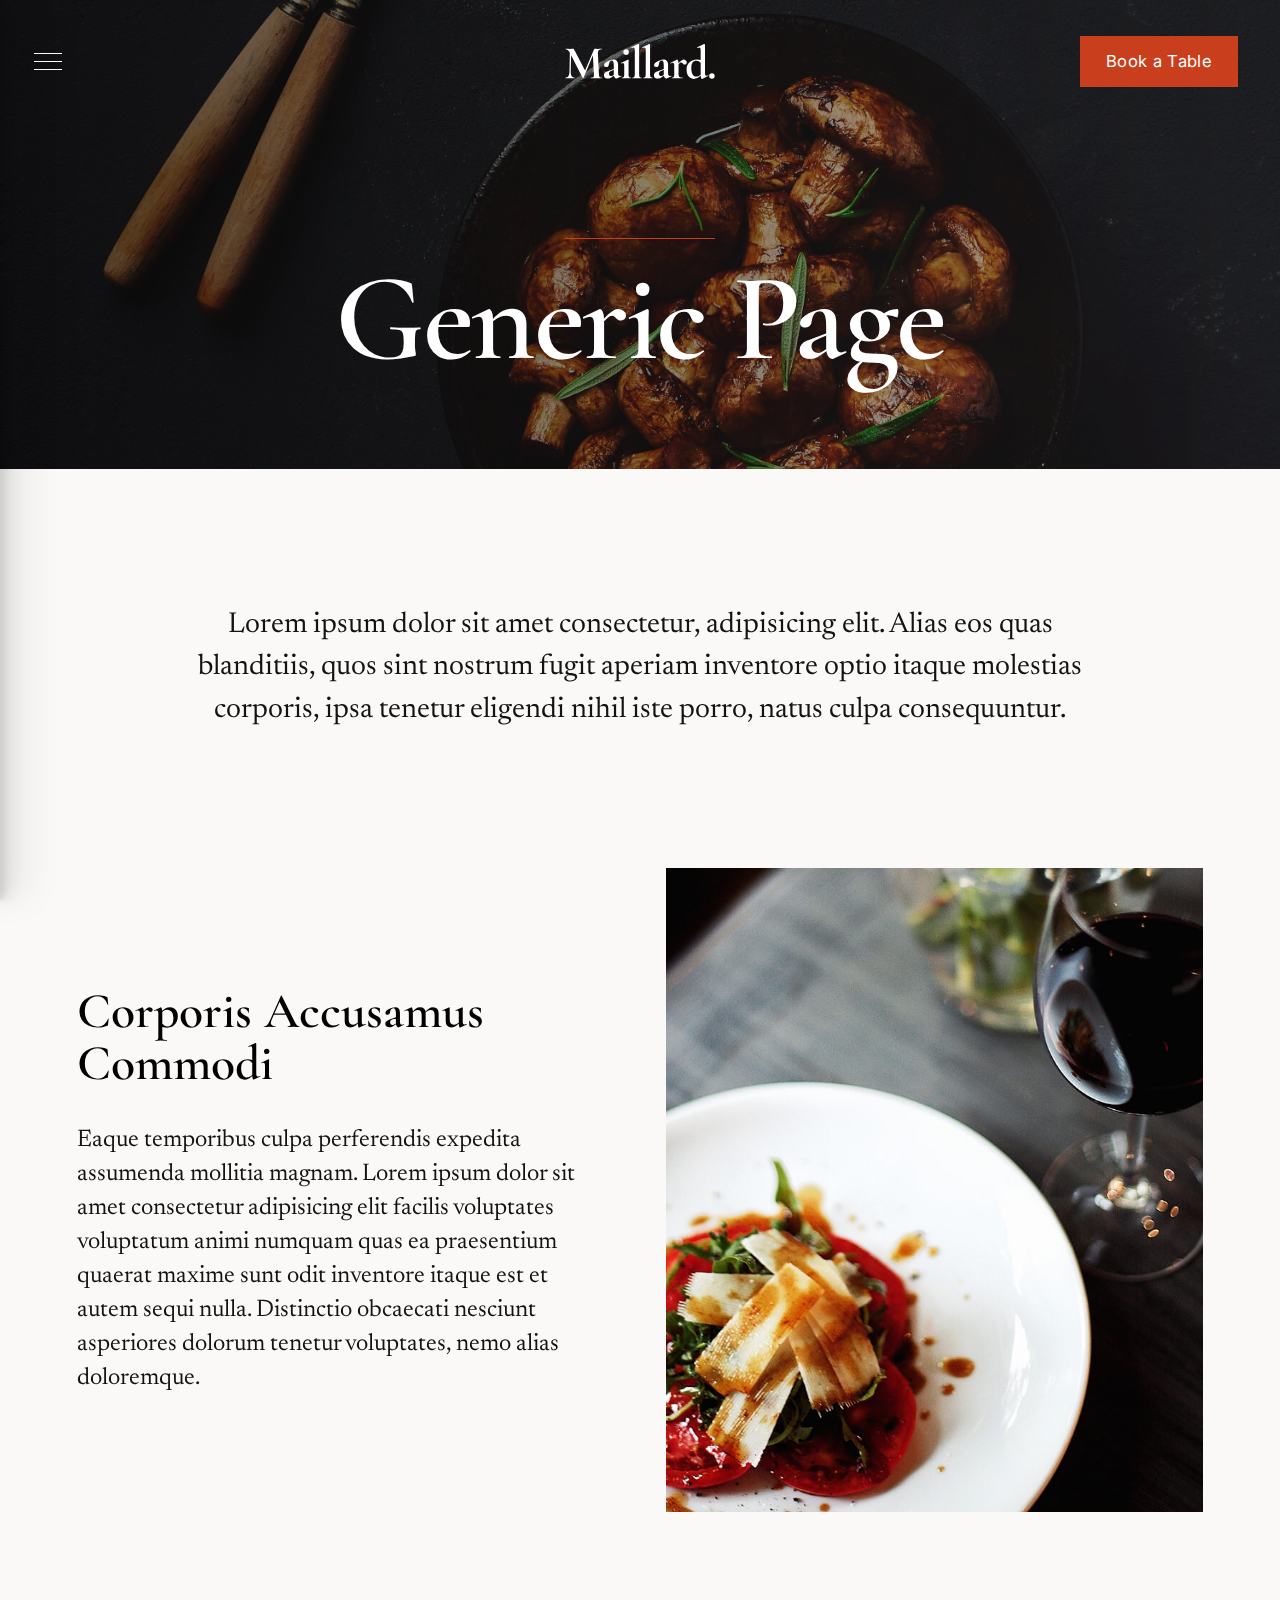
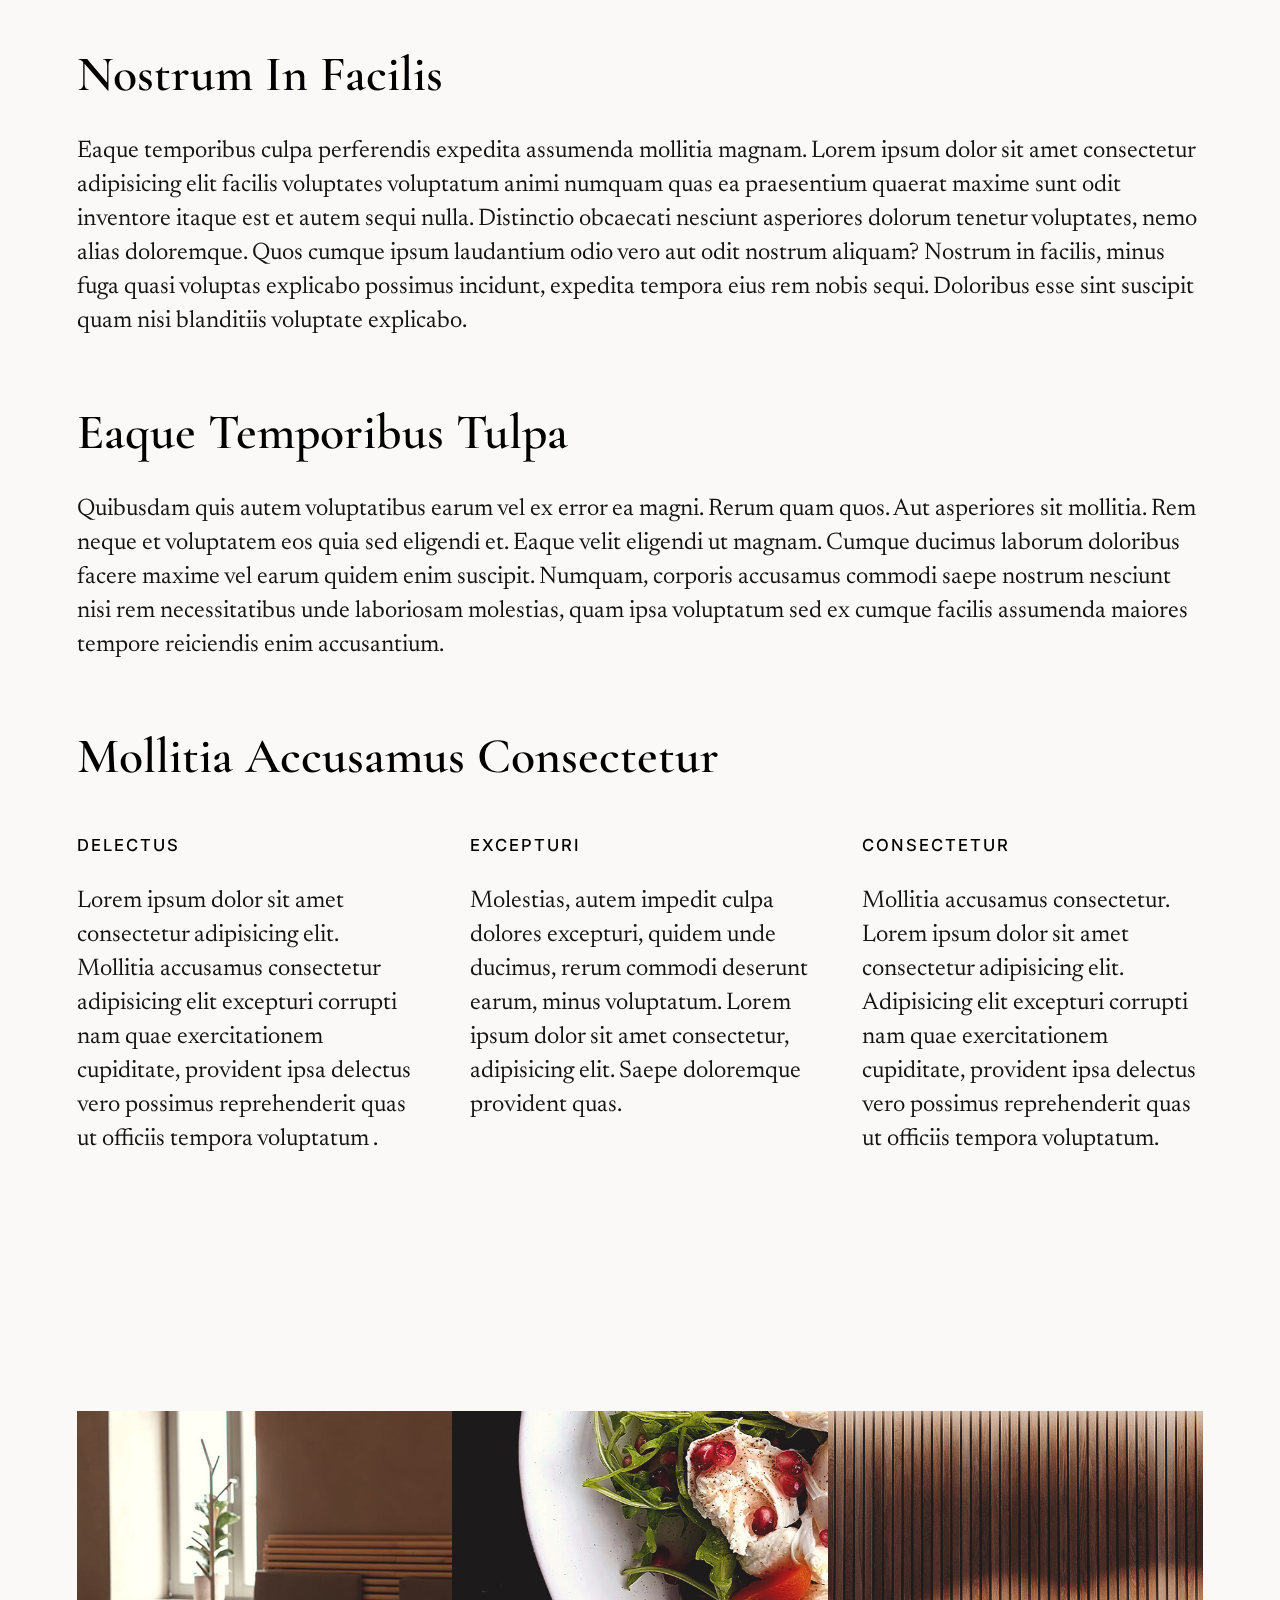
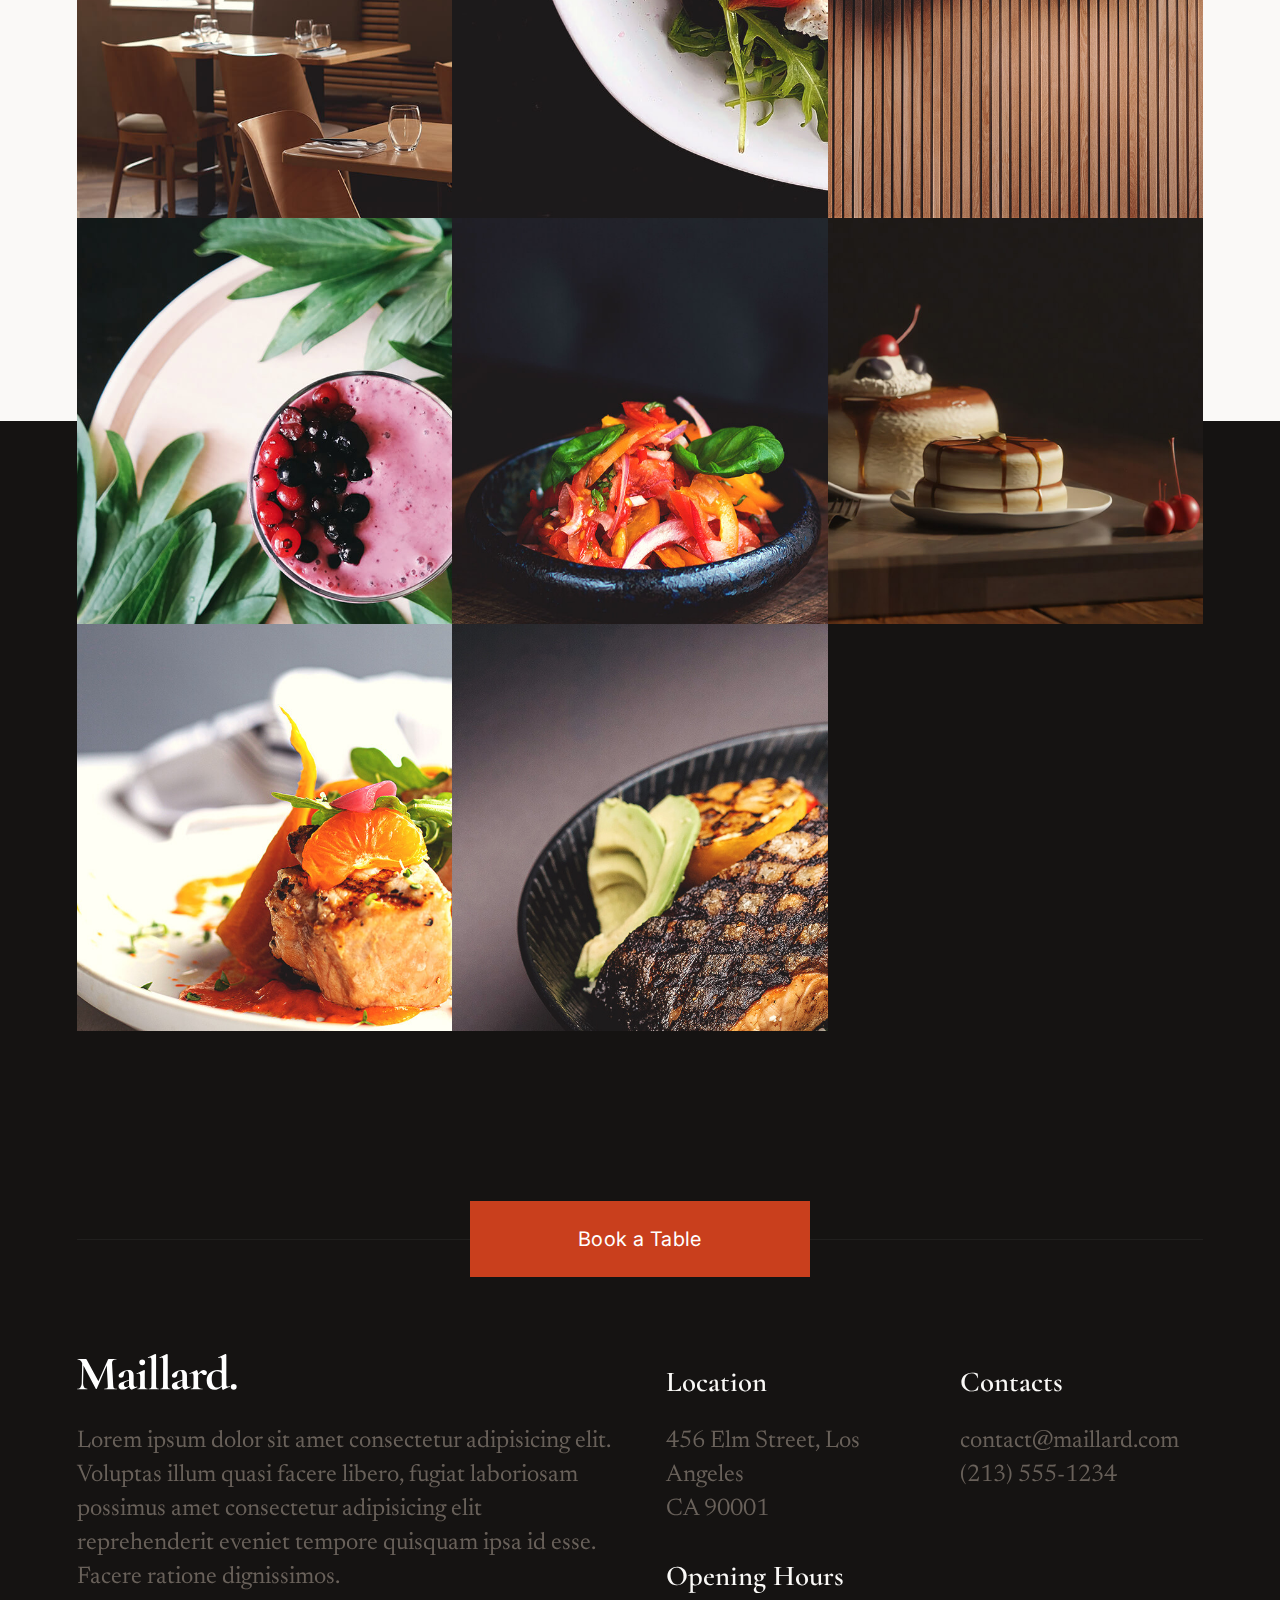
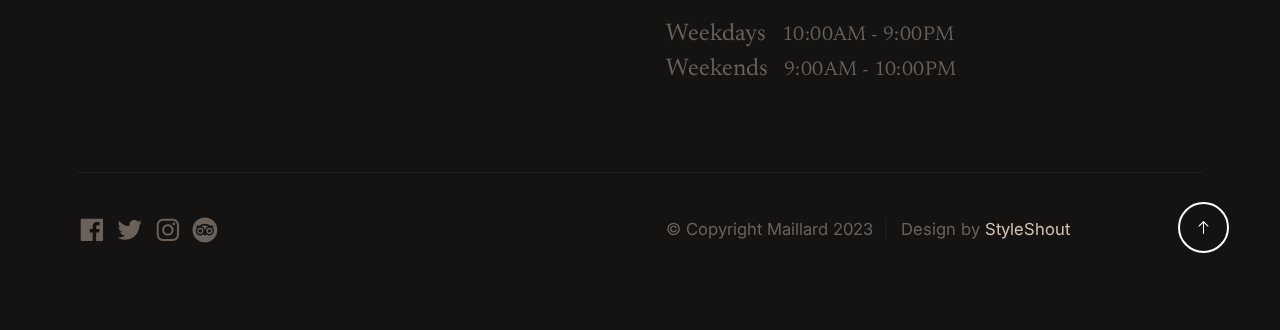
<file: generic.html>
<!DOCTYPE html>
<html lang="en" class="no-js" >
<head>

    <!--- basic page needs
    ================================================== -->
    <meta charset="utf-8">
    <meta name="viewport" content="width=device-width, initial-scale=1">
    <title>Generic Page - Maillard</title>

    <script>
        document.documentElement.classList.remove('no-js');
        document.documentElement.classList.add('js');
    </script>

    <!-- CSS
    ================================================== -->
    <link rel="stylesheet" href="css/vendor.css">
    <link rel="stylesheet" href="css/styles.css">

    <!-- favicons
    ================================================== -->
    <link rel="apple-touch-icon" sizes="180x180" href="apple-touch-icon.png">
    <link rel="icon" type="image/png" sizes="32x32" href="favicon-32x32.png">
    <link rel="icon" type="image/png" sizes="16x16" href="favicon-16x16.png">
    <link rel="manifest" href="site.webmanifest">

</head>


<body id="top">

    
    <!-- preloader
    ================================================== -->
    <div id="preloader">
        <div id="loader" class="dots-fade">
            <div></div>
            <div></div>
            <div></div>
        </div>
    </div>   

    <!-- page wrap
    ================================================== -->
    <div id="page" class="s-pagewrap">

        <div class="menu-underlay"></div>

        <!-- # site header 
        ================================================== -->
        <header class="s-header">

            <div class="s-header__block">

                <div class="s-header__logo">
                    <a class="logo" href="index.html">
                        <img src="images/logo.svg" alt="Homepage">
                    </a>
                </div>

                <a class="s-header__menu-toggle" href="#0"><span>Browse</span></a>

                <div class="s-header__cta">
                    <a href="reservations.html" class="btn btn--primary s-header__cta-btn">Book a Table</a>                        
                </div>

            </div> <!-- end s-header__block -->

            <nav class="s-header__nav">    

                <a href="#0" class="s-header__nav-close-btn" title="close"><span>Close</span></a>

                <div class="s-header__nav-logo">
                    <a href="index.html">
                        <img src="images/logo.svg" alt="Homepage">
                    </a>
                </div> <!-- s-header__nav-logo -->  

                <ul class="s-header__nav-links">
                    <li><a href="index.html">Home</a></li>
                    <li><a href="menu.html">Menu</a></li>
                    <li><a href="about.html">About</a></li>
                    <li><a href="reservations.html">Reservations</a></li>
                </ul> <!-- s-header__nav-links -->    

                <div class="s-header__nav-bottom">

                    <h6>Booking Request</h6>

                    <div class="s-header__booking">
                        <div class="s-header__booking-no"><a href="tel:+213123456">(213) 555-1234</a></div>
                    </div>

                    <ul class="s-header__nav-social social-list">
                        <li>
                            <a href="#0">
                                <svg xmlns="http://www.w3.org/2000/svg" width="24" height="24" viewBox="0 0 24 24" style="fill:rgba(0, 0, 0, 1);transform:;-ms-filter:"><path d="M20,3H4C3.447,3,3,3.448,3,4v16c0,0.552,0.447,1,1,1h8.615v-6.96h-2.338v-2.725h2.338v-2c0-2.325,1.42-3.592,3.5-3.592 c0.699-0.002,1.399,0.034,2.095,0.107v2.42h-1.435c-1.128,0-1.348,0.538-1.348,1.325v1.735h2.697l-0.35,2.725h-2.348V21H20 c0.553,0,1-0.448,1-1V4C21,3.448,20.553,3,20,3z"></path></svg>
                                <span class="u-screen-reader-text">Facebook</span>
                            </a>
                        </li>
                        <li>
                            <a href="#0">
                                <svg xmlns="http://www.w3.org/2000/svg" width="24" height="24" viewBox="0 0 24 24" style="fill:rgba(0, 0, 0, 1);transform:;-ms-filter:"><path d="M19.633,7.997c0.013,0.175,0.013,0.349,0.013,0.523c0,5.325-4.053,11.461-11.46,11.461c-2.282,0-4.402-0.661-6.186-1.809 c0.324,0.037,0.636,0.05,0.973,0.05c1.883,0,3.616-0.636,5.001-1.721c-1.771-0.037-3.255-1.197-3.767-2.793 c0.249,0.037,0.499,0.062,0.761,0.062c0.361,0,0.724-0.05,1.061-0.137c-1.847-0.374-3.23-1.995-3.23-3.953v-0.05 c0.537,0.299,1.16,0.486,1.82,0.511C3.534,9.419,2.823,8.184,2.823,6.787c0-0.748,0.199-1.434,0.548-2.032 c1.983,2.443,4.964,4.04,8.306,4.215c-0.062-0.3-0.1-0.611-0.1-0.923c0-2.22,1.796-4.028,4.028-4.028 c1.16,0,2.207,0.486,2.943,1.272c0.91-0.175,1.782-0.512,2.556-0.973c-0.299,0.935-0.936,1.721-1.771,2.22 c0.811-0.088,1.597-0.312,2.319-0.624C21.104,6.712,20.419,7.423,19.633,7.997z"></path></svg>
                                <span class="u-screen-reader-text">Twitter</span>
                            </a>
                        </li>
                        <li>
                            <a href="#0">
                                <svg xmlns="http://www.w3.org/2000/svg" width="24" height="24" viewBox="0 0 24 24" style="fill:rgba(0, 0, 0, 1);transform:;-ms-filter:"><path d="M11.999,7.377c-2.554,0-4.623,2.07-4.623,4.623c0,2.554,2.069,4.624,4.623,4.624c2.552,0,4.623-2.07,4.623-4.624 C16.622,9.447,14.551,7.377,11.999,7.377L11.999,7.377z M11.999,15.004c-1.659,0-3.004-1.345-3.004-3.003 c0-1.659,1.345-3.003,3.004-3.003s3.002,1.344,3.002,3.003C15.001,13.659,13.658,15.004,11.999,15.004L11.999,15.004z"></path><circle cx="16.806" cy="7.207" r="1.078"></circle><path d="M20.533,6.111c-0.469-1.209-1.424-2.165-2.633-2.632c-0.699-0.263-1.438-0.404-2.186-0.42 c-0.963-0.042-1.268-0.054-3.71-0.054s-2.755,0-3.71,0.054C7.548,3.074,6.809,3.215,6.11,3.479C4.9,3.946,3.945,4.902,3.477,6.111 c-0.263,0.7-0.404,1.438-0.419,2.186c-0.043,0.962-0.056,1.267-0.056,3.71c0,2.442,0,2.753,0.056,3.71 c0.015,0.748,0.156,1.486,0.419,2.187c0.469,1.208,1.424,2.164,2.634,2.632c0.696,0.272,1.435,0.426,2.185,0.45 c0.963,0.042,1.268,0.055,3.71,0.055s2.755,0,3.71-0.055c0.747-0.015,1.486-0.157,2.186-0.419c1.209-0.469,2.164-1.424,2.633-2.633 c0.263-0.7,0.404-1.438,0.419-2.186c0.043-0.962,0.056-1.267,0.056-3.71s0-2.753-0.056-3.71C20.941,7.57,20.801,6.819,20.533,6.111z M19.315,15.643c-0.007,0.576-0.111,1.147-0.311,1.688c-0.305,0.787-0.926,1.409-1.712,1.711c-0.535,0.199-1.099,0.303-1.67,0.311 c-0.95,0.044-1.218,0.055-3.654,0.055c-2.438,0-2.687,0-3.655-0.055c-0.569-0.007-1.135-0.112-1.669-0.311 c-0.789-0.301-1.414-0.923-1.719-1.711c-0.196-0.534-0.302-1.099-0.311-1.669c-0.043-0.95-0.053-1.218-0.053-3.654 c0-2.437,0-2.686,0.053-3.655c0.007-0.576,0.111-1.146,0.311-1.687c0.305-0.789,0.93-1.41,1.719-1.712 c0.534-0.198,1.1-0.303,1.669-0.311c0.951-0.043,1.218-0.055,3.655-0.055c2.437,0,2.687,0,3.654,0.055 c0.571,0.007,1.135,0.112,1.67,0.311c0.786,0.303,1.407,0.925,1.712,1.712c0.196,0.534,0.302,1.099,0.311,1.669 c0.043,0.951,0.054,1.218,0.054,3.655c0,2.436,0,2.698-0.043,3.654H19.315z"></path></svg>
                                <span class="u-screen-reader-text">Instagram</span>
                            </a>
                        </li>
                        <li>
                            <a href="#0">
                                <svg xmlns="http://www.w3.org/2000/svg" width="24" height="24" viewBox="0 0 24 24" style="fill: rgba(0, 0, 0, 1);transform: ;msFilter:;"><path d="M8.31 10.28a2.5 2.5 0 1 0 2.5 2.49 2.5 2.5 0 0 0-2.5-2.49zm0 3.8a1.31 1.31 0 1 1 0-2.61 1.31 1.31 0 1 1 0 2.61zm7.38-3.8a2.5 2.5 0 1 0 2.5 2.49 2.5 2.5 0 0 0-2.5-2.49zM17 12.77a1.31 1.31 0 1 1-1.31-1.3 1.31 1.31 0 0 1 1.31 1.3z"></path><path d="M12 2a10 10 0 1 0 10 10A10 10 0 0 0 12 2zm7.38 10.77a3.69 3.69 0 0 1-6.2 2.71L12 16.77l-1.18-1.29a3.69 3.69 0 1 1-5-5.44l-1.2-1.3H7.3a8.33 8.33 0 0 1 9.41 0h2.67l-1.2 1.31a3.71 3.71 0 0 1 1.2 2.72z"></path><path d="M14.77 9.05a7.19 7.19 0 0 0-5.54 0A4.06 4.06 0 0 1 12 12.7a4.08 4.08 0 0 1 2.77-3.65z"></path></svg>
                                <span class="u-screen-reader-text">Tripadvisor</span>
                            </a>
                        </li>
                    </ul> 
                </div> <!-- s-header__nav-bottom -->  

            </nav> <!-- end s-header__nav -->

        </header> <!-- end s-header -->

        
        <!-- # main content
        ================================================== -->
        <article class="s-content">

            <!-- ## pageheader -->
            <section class="s-pageheader pageheader" style="background-image:url(images/pageheader/pageheader-generic-bg-3000.jpg)">
                <div class="row">
                    <div class="column xl-12 s-pageheader__content">
                        <h1 class="page-title">                        
                            Generic Page
                        </h1>                    
                    </div>
                </div>
            </section> 
            
            <!-- ## pagecontent -->
            <section class="s-pagecontent pagecontent">

                <div class="row width-narrower pageintro text-center">
                    <div class="column xl-12">
                        <p class="lead">
                        Lorem ipsum dolor sit amet consectetur, adipisicing elit. Alias eos quas blanditiis, quos sint nostrum fugit aperiam 
                        inventore optio itaque molestias corporis, ipsa tenetur eligendi nihil iste porro, natus culpa consequuntur. 
                        </p>
                    </div>                       
                </div> <!-- end pageintro -->   

                <div class="row width-narrow content-block content-block--media-right">
                    <div class="column content-block__text">
                        <h3>Corporis Accusamus Commodi</h3>
                        <p>
                        Eaque temporibus culpa perferendis expedita assumenda mollitia magnam. Lorem ipsum dolor sit amet consectetur adipisicing elit
                        facilis voluptates voluptatum animi numquam quas ea praesentium quaerat maxime sunt odit inventore itaque est et autem sequi nulla. 
                        Distinctio obcaecati nesciunt asperiores dolorum tenetur voluptates, nemo alias doloremque.
                        </p>
                    </div>
                    <div class="column content-block__media">
                        <figure>
                            <img src="images/about/about-img-02.jpg" 
                                 srcset="images/about/about-img-02.jpg 1x, images/about/about-img-02@2x.jpg 2x" alt="">
                        </figure>
                    </div>
                </div> <!-- end content-block-->
                
                <div class="row width-narrow content-block">
                    <div class="column xl-12">
                        <h3>Nostrum In Facilis</h3>
                        <p>
                        Eaque temporibus culpa perferendis expedita assumenda mollitia magnam. Lorem ipsum dolor sit amet consectetur adipisicing elit
                        facilis voluptates voluptatum animi numquam quas ea praesentium quaerat maxime sunt odit inventore itaque est et autem sequi nulla. 
                        Distinctio obcaecati nesciunt asperiores dolorum tenetur voluptates, nemo alias doloremque. Quos cumque ipsum laudantium odio vero 
                        aut odit nostrum aliquam? Nostrum in facilis, minus fuga quasi voluptas explicabo possimus incidunt, expedita tempora eius rem nobis sequi. 
                        Doloribus esse sint suscipit quam nisi blanditiis voluptate explicabo.
                        </p>

                        <h3>Eaque Temporibus Tulpa</h3>
                        <p>
                        Quibusdam quis autem voluptatibus earum vel ex error ea magni. Rerum quam quos. Aut asperiores sit mollitia. Rem neque et voluptatem 
                        eos quia sed eligendi et. Eaque velit eligendi ut magnam. Cumque ducimus laborum doloribus facere maxime vel earum quidem enim suscipit. 
                        Numquam, corporis accusamus commodi saepe nostrum nesciunt nisi rem necessitatibus unde laboriosam molestias, quam ipsa voluptatum sed 
                        ex cumque facilis assumenda maiores tempore reiciendis enim accusantium.
                        </p>

                        <h3>Mollitia Accusamus Consectetur</h3>
    
                        <div class="grid-list-items list-items">
                            <div class="grid-list-items__item list-items__item u-remove-bottom">
                                <div class="list-items__item-header">
                                    <h6 class="list-items__item-small-title">Delectus</h6>
                                </div>
                                <p>
                                Lorem ipsum dolor sit amet consectetur adipisicing elit. Mollitia accusamus consectetur adipisicing elit excepturi corrupti 
                                nam quae exercitationem cupiditate, provident ipsa delectus vero possimus reprehenderit quas ut officiis tempora voluptatum 
                                .
                                </p>
                            </div>
                            <div class="grid-list-items__item list-items__item u-remove-bottom">
                                <div class="list-items__item-header">
                                    <h6 class="list-items__item-small-title">Excepturi</h6>
                                </div>
                                <p> 
                                Molestias, autem impedit culpa dolores excepturi, quidem unde ducimus, rerum commodi deserunt earum, minus voluptatum.
                                Lorem ipsum dolor sit amet consectetur, adipisicing elit. Saepe doloremque provident quas.
                                </p>
                            </div>
                            <div class="grid-list-items__item list-items__item u-remove-bottom">
                                <div class="list-items__item-header">
                                    <h6 class="list-items__item-small-title">Consectetur</h6>
                                </div>
                                <p>
                                Mollitia accusamus consectetur. Lorem ipsum dolor sit amet consectetur adipisicing elit. Adipisicing elit excepturi corrupti 
                                nam quae exercitationem cupiditate, provident ipsa delectus vero possimus reprehenderit quas ut officiis tempora voluptatum. 
                                
                                </p>
                            </div>
                        </div>
                    </div>
                </div> <!-- end content-block -->

            </section> <!-- pagecontent --> 

        </article> <!-- end main content -->


        <!-- # gallery
        ================================================== -->
        <section id="gallery" class="s-gallery">
            <div class="row s-gallery__inner">
                <div class="column xl-12">

                    <div class="gallery-items grid-list-items">
                        <div class="gallery-items__item grid-list-items__item">
                            <a href="images/gallery/large/l-gallery-01.jpg" class="gallery-items__item-thumb glightbox">
                                <img src="images/gallery/gallery-01.jpg" 
                                    srcset="images/gallery/gallery-01.jpg 1x, 
                                            images/gallery/gallery-01@2x.jpg 2x" alt="">
                            </a>
                        </div> <!-- end gallery-items__item-->
            
                        <div class="gallery-items__item grid-list-items__item">
                            <a href="images/gallery/large/l-gallery-02.jpg" class="gallery-items__item-thumb glightbox">
                                <img src="images/gallery/gallery-02.jpg" 
                                    srcset="images/gallery/gallery-02.jpg 1x, 
                                            images/gallery/gallery-02@2x.jpg 2x" alt="">
                            </a>
                        </div> <!-- end gallery-items__item -->
            
                        <div class="gallery-items__item grid-list-items__item">
                            <a href="images/gallery/large/l-gallery-03.jpg" class="gallery-items__item-thumb glightbox">
                                <img src="images/gallery/gallery-03.jpg" 
                                    srcset="images/gallery/gallery-03.jpg 1x, 
                                            images/gallery/gallery-03@2x.jpg 2x" alt="">
                            </a>
                        </div> <!-- end gallery-items__item -->
            
                        <div class="gallery-items__item grid-list-items__item">
                            <a href="images/gallery/large/l-gallery-04.jpg" class="gallery-items__item-thumb glightbox">
                                <img src="images/gallery/gallery-04.jpg" 
                                    srcset="images/gallery/gallery-04.jpg 1x, 
                                            images/gallery/gallery-04@2x.jpg 2x" alt="">
                            </a>
                        </div> <!-- end gallery-items__item -->
            
                        <div class="gallery-items__item grid-list-items__item">
                            <a href="images/gallery/large/l-gallery-05.jpg" class="gallery-items__item-thumb glightbox">
                                <img src="images/gallery/gallery-05.jpg" 
                                    srcset="images/gallery/gallery-05.jpg 1x, 
                                            images/gallery/gallery-05@2x.jpg 2x" alt="">
                            </a>
                        </div> <!-- end gallery-items__item -->
            
                        <div class="gallery-items__item grid-list-items__item">
                            <a href="images/gallery/large/l-gallery-06.jpg" class="gallery-items__item-thumb glightbox">
                                <img src="images/gallery/gallery-06.jpg" 
                                    srcset="images/gallery/gallery-06.jpg 1x, 
                                            images/gallery/gallery-06@2x.jpg 2x" alt="">
                            </a>
                        </div> <!-- end gallery-items__item -->
            
                        <div class="gallery-items__item grid-list-items__item">
                            <a href="images/gallery/large/l-gallery-07.jpg" class="gallery-items__item-thumb glightbox">
                                <img src="images/gallery/gallery-07.jpg" 
                                    srcset="images/gallery/gallery-07.jpg 1x, 
                                            images/gallery/gallery-07@2x.jpg 2x" alt="">
                            </a>
                        </div> <!-- end gallery-items__item -->
            
                        <div class="gallery-items__item grid-list-items__item">
                            <a href="images/gallery/large/l-gallery-08.jpg" class="gallery-items__item-thumb glightbox">
                                <img src="images/gallery/gallery-08.jpg" 
                                    srcset="images/gallery/gallery-08.jpg 1x, 
                                            images/gallery/gallery-08@2x.jpg 2x" alt="">
                            </a>
                        </div> <!-- end gallery-items__item -->
                    </div> <!-- end grid-list-items -->

                </div>
            </div> <!-- end s-gallery__inner -->
        </section> <!-- end s-gallery --> 


        <!-- # footer 
        ================================================== -->
        <footer id="footer" class="s-footer">  
            
            <div class="row s-footer__top row-x-center">
                <div class="column xl-4 lg-6 tab-8 mob-12">
                    <a href="reservations.html" class="btn btn--primary btn--large u-fullwidth">Book a Table</a>
                </div>
            </div>

            <div class="row s-footer__main-content">

                <div class="column xl-6 md-12 s-footer__block s-footer__about"> 
                    <div class="s-footer__logo">
                        <a class="logo" href="index.html">
                            <img src="images/logo.svg" alt="Homepage">
                        </a>
                    </div>  

                    <p>
                    Lorem ipsum dolor sit amet consectetur adipisicing elit. Voluptas illum quasi facere libero, 
                    fugiat laboriosam possimus amet consectetur adipisicing elit reprehenderit eveniet tempore quisquam ipsa id esse. Facere ratione dignissimos.
                    </p>               
                </div> <!-- end s-footer__about -->

                <div class="column xl-6 md-12 s-footer__block s-footer__info">
                    <div class="row">
                        <div class="column xl-6 lg-12">
                            <h5>Location</h5>
                            <p>
                            456 Elm Street, Los Angeles <br>
                            CA 90001
                            </p>
                        </div>
                        <div class="column xl-6 lg-12">     
                            <h5>Contacts</h5>
                            <ul class="link-list">
                                <li><a href="mailto:#0">contact@maillard.com</a></li>
                                <li><a href="tel:+2135551212">(213) 555-1234</a></li>
                            </ul> 
                        </div>
                        <div class="column">                   
                            <h5>Opening Hours</h5>
                            <ul class="opening-hours">
                                <li><span class="opening-hours__days">Weekdays</span><span class="opening-hours__time">10:00am - 9:00pm</span></li>
                                <li><span class="opening-hours__days">Weekends</span><span class="opening-hours__time">9:00am - 10:00pm</span></li>
                            </ul> 
                        </div>
                    </div>                    
                </div> <!-- end s-footer__info -->

            </div> <!-- end  s-footer__main-content -->                 
            
            <div class="row s-footer__bottom">
                
                <div class="column xl-6 lg-12">
                    <ul class="s-footer__social social-list">
                        <li>
                            <a href="#0">
                                <svg xmlns="http://www.w3.org/2000/svg" width="24" height="24" viewBox="0 0 24 24" style="fill:rgba(0, 0, 0, 1);transform:;-ms-filter:"><path d="M20,3H4C3.447,3,3,3.448,3,4v16c0,0.552,0.447,1,1,1h8.615v-6.96h-2.338v-2.725h2.338v-2c0-2.325,1.42-3.592,3.5-3.592 c0.699-0.002,1.399,0.034,2.095,0.107v2.42h-1.435c-1.128,0-1.348,0.538-1.348,1.325v1.735h2.697l-0.35,2.725h-2.348V21H20 c0.553,0,1-0.448,1-1V4C21,3.448,20.553,3,20,3z"></path></svg>
                                <span class="u-screen-reader-text">Facebook</span>
                            </a>
                        </li>
                        <li>
                            <a href="#0">
                                <svg xmlns="http://www.w3.org/2000/svg" width="24" height="24" viewBox="0 0 24 24" style="fill:rgba(0, 0, 0, 1);transform:;-ms-filter:"><path d="M19.633,7.997c0.013,0.175,0.013,0.349,0.013,0.523c0,5.325-4.053,11.461-11.46,11.461c-2.282,0-4.402-0.661-6.186-1.809 c0.324,0.037,0.636,0.05,0.973,0.05c1.883,0,3.616-0.636,5.001-1.721c-1.771-0.037-3.255-1.197-3.767-2.793 c0.249,0.037,0.499,0.062,0.761,0.062c0.361,0,0.724-0.05,1.061-0.137c-1.847-0.374-3.23-1.995-3.23-3.953v-0.05 c0.537,0.299,1.16,0.486,1.82,0.511C3.534,9.419,2.823,8.184,2.823,6.787c0-0.748,0.199-1.434,0.548-2.032 c1.983,2.443,4.964,4.04,8.306,4.215c-0.062-0.3-0.1-0.611-0.1-0.923c0-2.22,1.796-4.028,4.028-4.028 c1.16,0,2.207,0.486,2.943,1.272c0.91-0.175,1.782-0.512,2.556-0.973c-0.299,0.935-0.936,1.721-1.771,2.22 c0.811-0.088,1.597-0.312,2.319-0.624C21.104,6.712,20.419,7.423,19.633,7.997z"></path></svg>
                                <span class="u-screen-reader-text">Twitter</span>
                            </a>
                        </li>
                        <li>
                            <a href="#0">
                                <svg xmlns="http://www.w3.org/2000/svg" width="24" height="24" viewBox="0 0 24 24" style="fill:rgba(0, 0, 0, 1);transform:;-ms-filter:"><path d="M11.999,7.377c-2.554,0-4.623,2.07-4.623,4.623c0,2.554,2.069,4.624,4.623,4.624c2.552,0,4.623-2.07,4.623-4.624 C16.622,9.447,14.551,7.377,11.999,7.377L11.999,7.377z M11.999,15.004c-1.659,0-3.004-1.345-3.004-3.003 c0-1.659,1.345-3.003,3.004-3.003s3.002,1.344,3.002,3.003C15.001,13.659,13.658,15.004,11.999,15.004L11.999,15.004z"></path><circle cx="16.806" cy="7.207" r="1.078"></circle><path d="M20.533,6.111c-0.469-1.209-1.424-2.165-2.633-2.632c-0.699-0.263-1.438-0.404-2.186-0.42 c-0.963-0.042-1.268-0.054-3.71-0.054s-2.755,0-3.71,0.054C7.548,3.074,6.809,3.215,6.11,3.479C4.9,3.946,3.945,4.902,3.477,6.111 c-0.263,0.7-0.404,1.438-0.419,2.186c-0.043,0.962-0.056,1.267-0.056,3.71c0,2.442,0,2.753,0.056,3.71 c0.015,0.748,0.156,1.486,0.419,2.187c0.469,1.208,1.424,2.164,2.634,2.632c0.696,0.272,1.435,0.426,2.185,0.45 c0.963,0.042,1.268,0.055,3.71,0.055s2.755,0,3.71-0.055c0.747-0.015,1.486-0.157,2.186-0.419c1.209-0.469,2.164-1.424,2.633-2.633 c0.263-0.7,0.404-1.438,0.419-2.186c0.043-0.962,0.056-1.267,0.056-3.71s0-2.753-0.056-3.71C20.941,7.57,20.801,6.819,20.533,6.111z M19.315,15.643c-0.007,0.576-0.111,1.147-0.311,1.688c-0.305,0.787-0.926,1.409-1.712,1.711c-0.535,0.199-1.099,0.303-1.67,0.311 c-0.95,0.044-1.218,0.055-3.654,0.055c-2.438,0-2.687,0-3.655-0.055c-0.569-0.007-1.135-0.112-1.669-0.311 c-0.789-0.301-1.414-0.923-1.719-1.711c-0.196-0.534-0.302-1.099-0.311-1.669c-0.043-0.95-0.053-1.218-0.053-3.654 c0-2.437,0-2.686,0.053-3.655c0.007-0.576,0.111-1.146,0.311-1.687c0.305-0.789,0.93-1.41,1.719-1.712 c0.534-0.198,1.1-0.303,1.669-0.311c0.951-0.043,1.218-0.055,3.655-0.055c2.437,0,2.687,0,3.654,0.055 c0.571,0.007,1.135,0.112,1.67,0.311c0.786,0.303,1.407,0.925,1.712,1.712c0.196,0.534,0.302,1.099,0.311,1.669 c0.043,0.951,0.054,1.218,0.054,3.655c0,2.436,0,2.698-0.043,3.654H19.315z"></path></svg>
                                <span class="u-screen-reader-text">Instagram</span>
                            </a>
                        </li>
                        <li>
                            <a href="#0">
                                <svg xmlns="http://www.w3.org/2000/svg" width="24" height="24" viewBox="0 0 24 24" style="fill: rgba(0, 0, 0, 1);transform: ;msFilter:;"><path d="M8.31 10.28a2.5 2.5 0 1 0 2.5 2.49 2.5 2.5 0 0 0-2.5-2.49zm0 3.8a1.31 1.31 0 1 1 0-2.61 1.31 1.31 0 1 1 0 2.61zm7.38-3.8a2.5 2.5 0 1 0 2.5 2.49 2.5 2.5 0 0 0-2.5-2.49zM17 12.77a1.31 1.31 0 1 1-1.31-1.3 1.31 1.31 0 0 1 1.31 1.3z"></path><path d="M12 2a10 10 0 1 0 10 10A10 10 0 0 0 12 2zm7.38 10.77a3.69 3.69 0 0 1-6.2 2.71L12 16.77l-1.18-1.29a3.69 3.69 0 1 1-5-5.44l-1.2-1.3H7.3a8.33 8.33 0 0 1 9.41 0h2.67l-1.2 1.31a3.71 3.71 0 0 1 1.2 2.72z"></path><path d="M14.77 9.05a7.19 7.19 0 0 0-5.54 0A4.06 4.06 0 0 1 12 12.7a4.08 4.08 0 0 1 2.77-3.65z"></path></svg>
                                <span class="u-screen-reader-text">Tripadvisor</span>
                            </a>
                        </li>
                    </ul> 
                </div> <!-- end section-footer__social -->

                <div class="column xl-6 lg-12">
                    <p class="ss-copyright">
                        <span>© Copyright Maillard 2023</span> 
                        <span>Design by <a href="https://styleshout.com/">StyleShout</a></span>
                    </p>
                </div>

            </div> <!-- end section-footer__bottom -->          

            <div class="ss-go-top">
                <a class="smoothscroll" title="Back to Top" href="#top">                 
                    <svg clip-rule="evenodd" fill-rule="evenodd" stroke-linejoin="round" stroke-miterlimit="2" viewBox="0 0 24 24" xmlns="http://www.w3.org/2000/svg"><path d="m14.523 18.787s4.501-4.505 6.255-6.26c.146-.146.219-.338.219-.53s-.073-.383-.219-.53c-1.753-1.754-6.255-6.258-6.255-6.258-.144-.145-.334-.217-.524-.217-.193 0-.385.074-.532.221-.293.292-.295.766-.004 1.056l4.978 4.978h-14.692c-.414 0-.75.336-.75.75s.336.75.75.75h14.692l-4.979 4.979c-.289.289-.286.762.006 1.054.148.148.341.222.533.222.19 0 .378-.072.522-.215z" fill-rule="nonzero"/></svg>
                </a>                                
                <span>Back To Top</span>   
            </div> <!-- end ss-go-top -->
            
        </footer> <!-- end s-footer -->

    </div> <!-- end page-wrap -->


    <!-- Java Script
    ================================================== -->
    <script src="js/plugins.js"></script>
    <script src="js/main.js"></script>

</body>
</html>
</file>
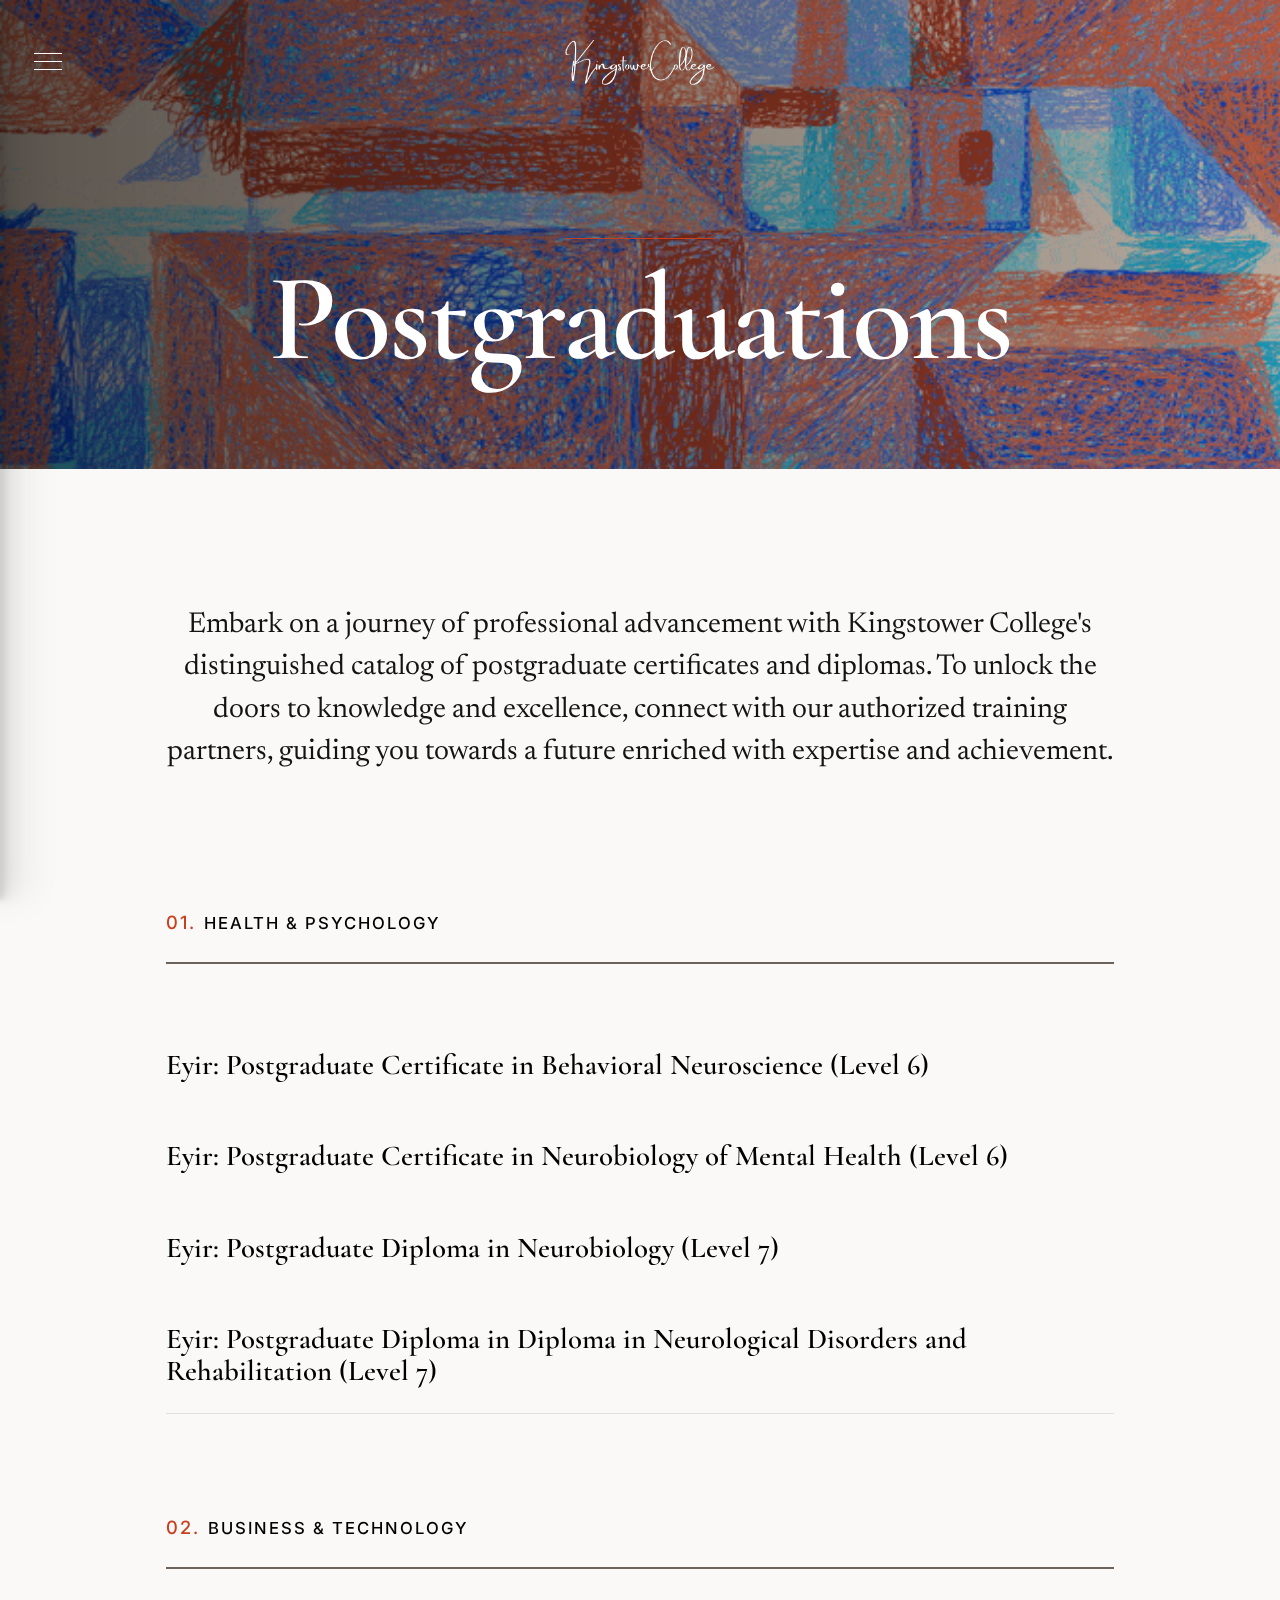
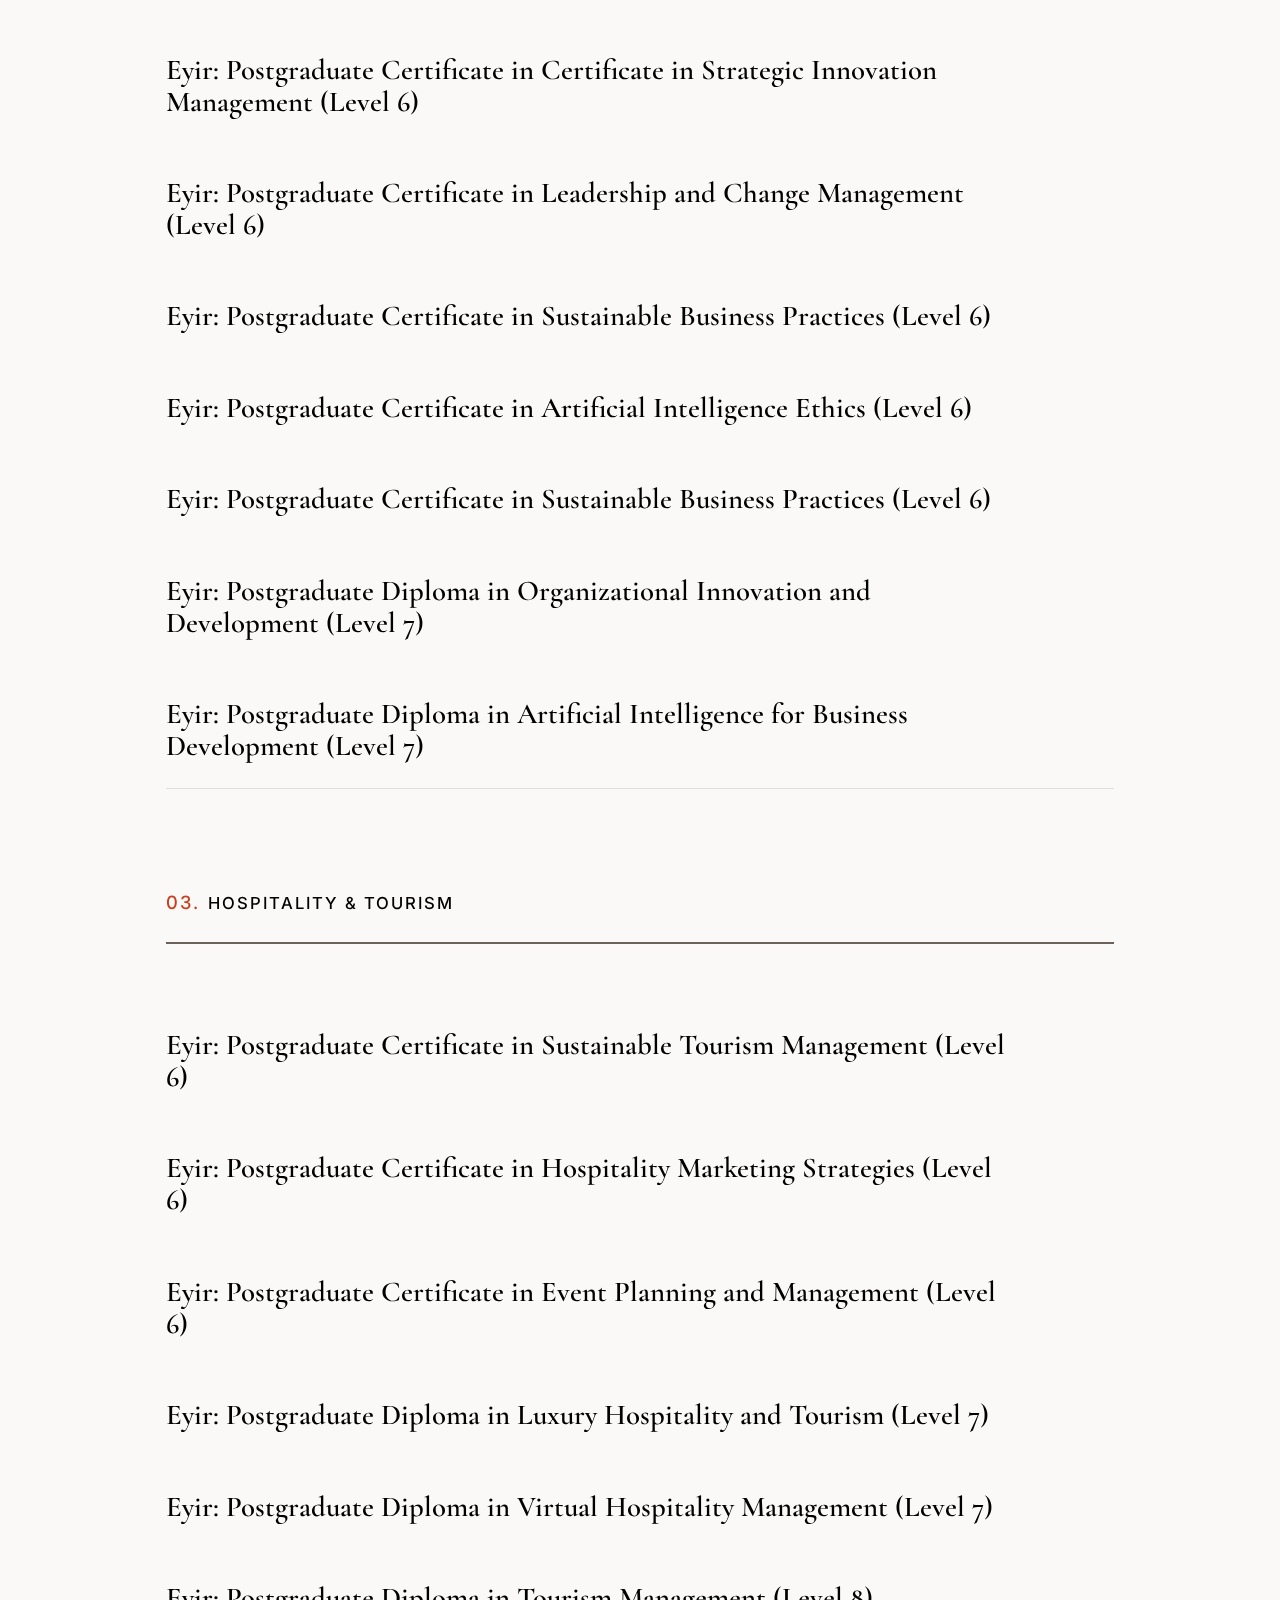
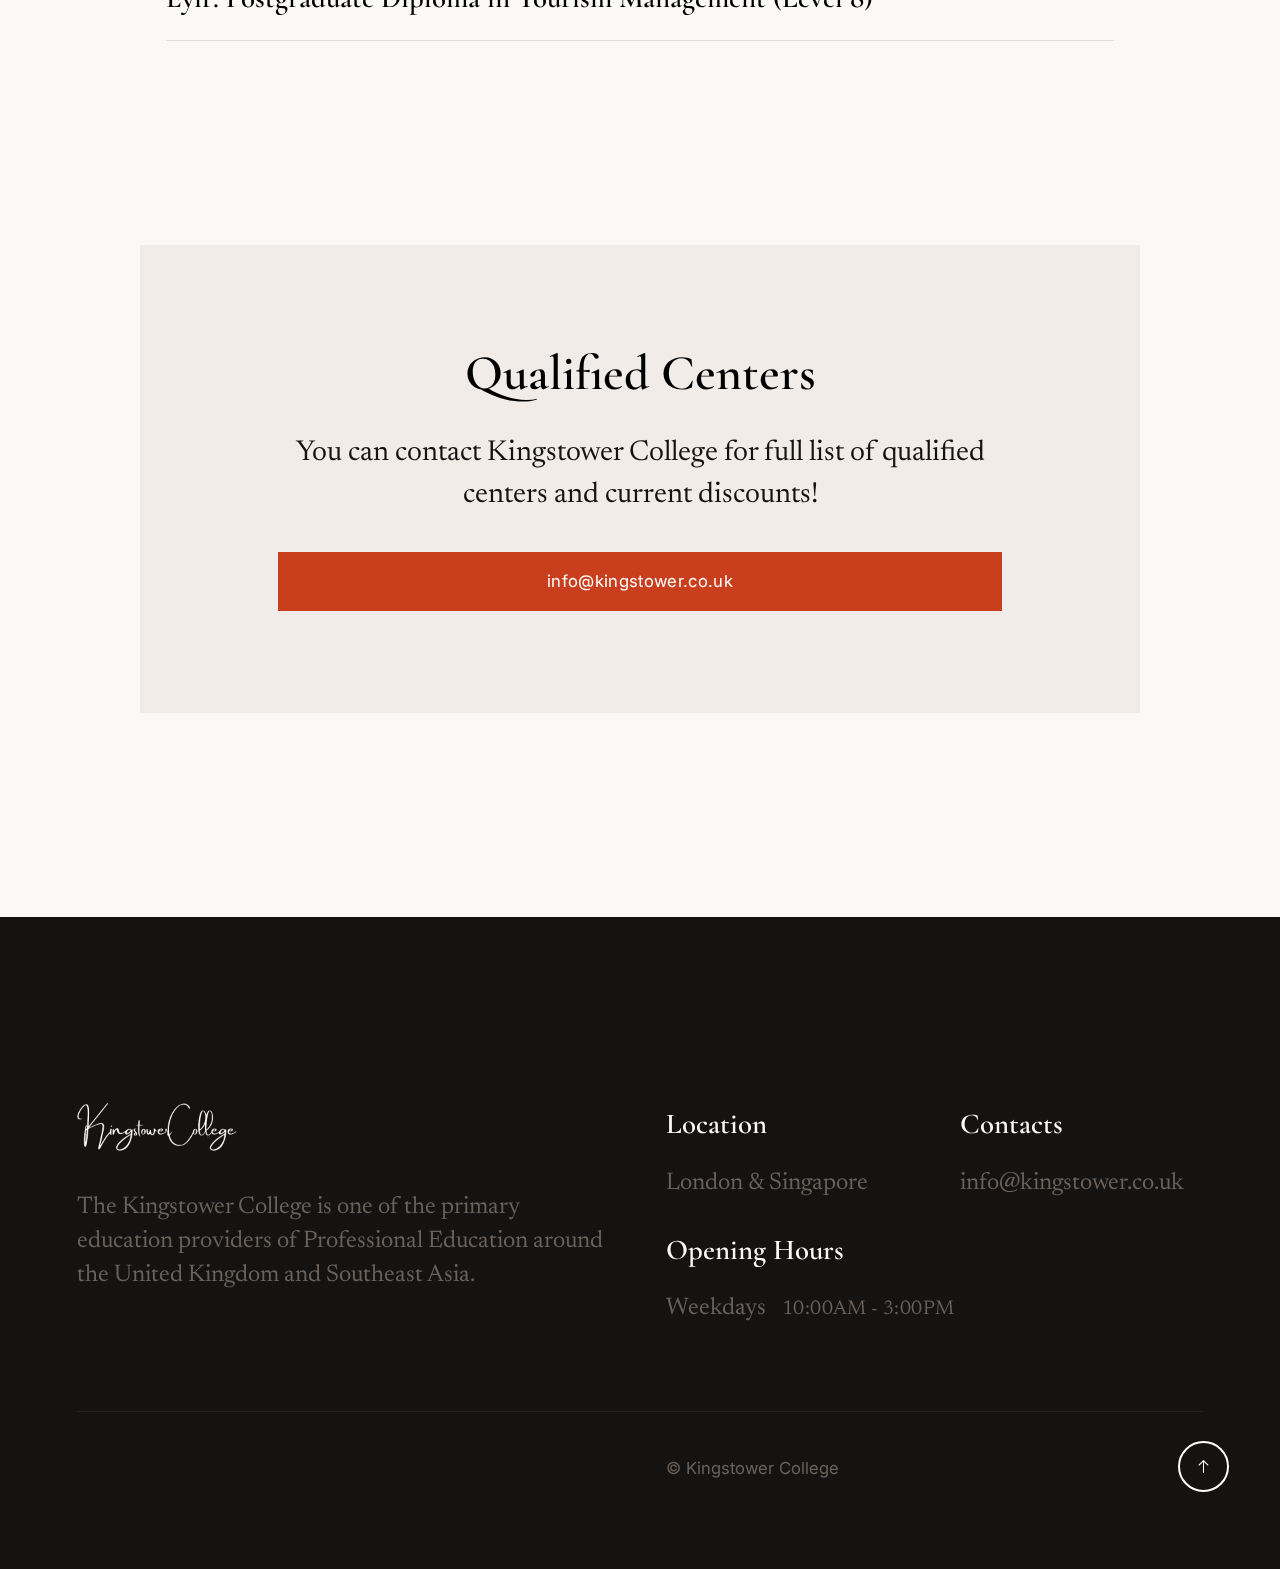
<file: postgraduations.html>
<!DOCTYPE html>
<html lang="en" class="no-js" >
<head>

    <!--- basic page needs
    ================================================== -->
    <meta charset="utf-8">
    <meta name="viewport" content="width=device-width, initial-scale=1">
    <title>Kingstower College of London</title>

    <script>
        document.documentElement.classList.remove('no-js');
        document.documentElement.classList.add('js');
    </script>

    <!-- CSS
    ================================================== -->
    <link rel="stylesheet" href="css/vendor.css">
    <link rel="stylesheet" href="css/styles.css">

    <!-- favicons
    ================================================== -->
    <link rel="apple-touch-icon" sizes="180x180" href="apple-touch-icon.png">
    <link rel="icon" type="image/png" sizes="32x32" href="images/favicon.png">
    <link rel="icon" type="image/png" sizes="16x16" href="images/favicon.png">
    <link rel="manifest" href="site.webmanifest">

</head>


<body id="top">


    <!-- preloader
    ================================================== -->
    <div id="preloader">
        <div id="loader" class="dots-fade">
            <div></div>
            <div></div>
            <div></div>
        </div>
    </div>


    <!-- page wrap
    ================================================== -->
    <div id="page" class="s-pagewrap">

        <div class="menu-underlay"></div>

        <!-- # site header
        ================================================== -->
        <header class="s-header">

            <div class="s-header__block">

                <div class="s-header__logo">
                    <a class="logo" href="index.html">
                        <img src="images/logo.png" alt="Homepage">
                    </a>
                </div>

                <a class="s-header__menu-toggle" href="#0"><span>Browse</span></a>
            </div> <!-- end s-header__block -->

            <nav class="s-header__nav">

                <a href="#0" class="s-header__nav-close-btn" title="close"><span>Close</span></a>

                <div class="s-header__nav-logo">
                    <a href="index.html">
                        <img src="images/logo.png" alt="Homepage">
                    </a>
                </div> <!-- s-header__nav-logo -->

                <ul class="s-header__nav-links">
                    <li ><a href="index.html">Home</a></li>
                    <li><a href="about.html">About</a></li>
                    <li><a href="courses.html">Courses</a></li>
                    <li><a href="excellentia.html">Excellentia</a></li>
                    <li><a href="postgraduations.html">Postgraduations</a></li>
                </ul> <!-- s-header__nav-links -->
            </nav> <!-- end s-header__nav -->

        </header> <!-- end s-header -->


        <!-- # main content
        ================================================== -->
        <article class="s-content">

            <!-- ## pageheader -->
            <section class="s-pageheader pageheader" style="background-image:url(images/bg2.gif)">
                <div class="row">
                    <div class="column xl-12 s-pageheader__content">
                        <h1 class="page-title">
Postgraduations
                        </h1>
                    </div>
                </div>
            </section>

            <!-- ## pagecontent -->
            <section class="s-pagecontent pagecontent">

                <div class="row width-narrower pageintro text-center">
                    <div class="column xl-12">
                        <p class="lead">
                            Embark on a journey of professional advancement with Kingstower College's distinguished catalog of postgraduate certificates and diplomas.
                            To unlock the doors to knowledge and excellence,
                            connect with our authorized training partners, guiding you towards a future enriched with expertise and achievement.
                        </p>
                    </div>
                </div> <!-- end pageintro -->

                <div class="row width-narrower content-block">
                    <div class="column xl-12">

                        <div class="menu-block">

                        </div> <!-- end s-menublock__top -->
                        <div class="row width-narrower content-block">
                            <div class="column xl-12">

                                <div class="menu-block">
                                    <h2 class="h6 menu-block__cat-name">Health & Psychology</h2>
                                    <div class="menu-block__group">
                                        <ul class="menu-list">
                                            <li class="menu-list__item">
                                                <div class="menu-list__item-desc">
                                                    <h5>Eyir: Postgraduate Certificate in Behavioral Neuroscience (Level 6)</h5>
                                                    <h5>Eyir: Postgraduate Certificate in Neurobiology of Mental Health (Level 6)</h5>
                                                    <h5>Eyir: Postgraduate Diploma in Neurobiology (Level 7)</h5>
                                                    <h5>Eyir: Postgraduate Diploma in Diploma in Neurological Disorders and Rehabilitation (Level 7)</h5>


                                                </div>
                                            </li>
                                                                                                          </ul> <!-- end menu-list -->
                                    </div> <!-- end menu-block__group -->

                            <div class="menu-block__group">
                                <h2 class="h6 menu-block__cat-name">Business & Technology</h2>


                                <ul class="menu-list">
                                    <li class="menu-list__item">
                                        <div class="menu-list__item-desc">
                                            <h5>Eyir: Postgraduate Certificate in Certificate in Strategic Innovation Management (Level 6)</h5>
                                            <h5>Eyir: Postgraduate Certificate in Leadership and Change Management (Level 6)</h5>
                                            <h5>Eyir: Postgraduate Certificate in Sustainable Business Practices (Level 6)</h5>
                                            <h5>Eyir: Postgraduate Certificate in Artificial Intelligence Ethics (Level 6)</h5>
                                            <h5>Eyir: Postgraduate Certificate in Sustainable Business Practices (Level 6)</h5>

                                            <h5>Eyir: Postgraduate Diploma in Organizational Innovation and Development (Level 7)</h5>
                                            <h5>Eyir: Postgraduate Diploma in Artificial Intelligence for Business Development (Level 7)</h5>




                                        </div>
                                    </li>
                                </ul> <!-- end menu-list -->
                            </div> <!-- end menu-block__group -->

                            <div class="menu-block__group">
                                <h2 class="h6 menu-block__cat-name">Hospitality & Tourism</h2>

                                <ul class="menu-list">
                                    <li class="menu-list__item">
                                        <div class="menu-list__item-desc">
                                            <h5>Eyir: Postgraduate Certificate in Sustainable Tourism Management (Level 6)</h5>
                                            <h5>Eyir: Postgraduate Certificate in Hospitality Marketing Strategies (Level 6)</h5>
                                            <h5>Eyir: Postgraduate Certificate in Event Planning and Management (Level 6)</h5>
                                            <h5>Eyir: Postgraduate Diploma in Luxury Hospitality and Tourism (Level 7)</h5>
                                            <h5>Eyir: Postgraduate Diploma in Virtual Hospitality Management (Level 7)</h5>
                                            <h5>Eyir: Postgraduate Diploma in Tourism Management (Level 8)</h5>



                                        </div>
                                    </li>

                                </ul> <!-- end menu-list -->
                            </div> <!-- end menu-block__group -->


                        </div> <!-- end menu-block -->

                    </div>
                </div> <!-- end content-block -->

                <div class="row width-narrower row-x-center content-block content-block--grey cta-block">
                    <div class="column xl-10 mob-12">
                        <h3>Qualified Centers</h3>
                        <p class="attention-getter">
                        You can contact Kingstower College for full list of qualified centers and current discounts!
                        </p>
                        <a href="mailto:info@kingstower.co.uk" class="btn btn--primary u-fullwidth">info@kingstower.co.uk</a>
                    </div>
                </div> <!-- end content-block -->

            </section> <!-- pagecontent -->

        </article> <!-- end main content -->


        <!-- # footer
        ================================================== -->
        <footer id="footer" class="s-footer">
            <div class="row s-footer__main-content">

                <div class="column xl-6 md-12 s-footer__block s-footer__about">
                    <div class="s-footer__logo">
                        <a class="logo" href="index.html">
                            <img src="images/logo.png" alt="Homepage">
                        </a>
                    </div>

                    <p>
                   The Kingstower College is one of the primary education providers of Professional Education around the United Kingdom and Southeast Asia.
                </p>
                </div> <!-- end s-footer__about -->

                <div class="column xl-6 md-12 s-footer__block s-footer__info">
                    <div class="row">
                        <div class="column xl-6 lg-12">
                            <h5>Location</h5>
                            <p>
                            London & Singapore
                            </p>
                        </div>
                        <div class="column xl-6 lg-12">
                            <h5>Contacts</h5>
                            <ul class="link-list">
                                <li><a href="mailto:info@kingstower.co.uk">info@kingstower.co.uk</a></li>
                            </ul>
                        </div>
                        <div class="column">
                            <h5>Opening Hours</h5>
                            <ul class="opening-hours">
                                <li><span class="opening-hours__days">Weekdays</span><span class="opening-hours__time">10:00am - 3:00pm</span></li>
                            </ul>
                        </div>
                    </div>
                </div> <!-- end s-footer__info -->

            </div> <!-- end  s-footer__main-content -->

            <div class="row s-footer__bottom">

                <div class="column xl-6 lg-12">
                </div> <!-- end section-footer__social -->

                <div class="column xl-6 lg-12">
                    <p class="ss-copyright">
                        <span>© Kingstower College</span>
                    </p>
                </div>

            </div> <!-- end section-footer__bottom -->

            <div class="ss-go-top">
                <a class="smoothscroll" title="Back to Top" href="#top">
                    <svg clip-rule="evenodd" fill-rule="evenodd" stroke-linejoin="round" stroke-miterlimit="2" viewBox="0 0 24 24" xmlns="http://www.w3.org/2000/svg"><path d="m14.523 18.787s4.501-4.505 6.255-6.26c.146-.146.219-.338.219-.53s-.073-.383-.219-.53c-1.753-1.754-6.255-6.258-6.255-6.258-.144-.145-.334-.217-.524-.217-.193 0-.385.074-.532.221-.293.292-.295.766-.004 1.056l4.978 4.978h-14.692c-.414 0-.75.336-.75.75s.336.75.75.75h14.692l-4.979 4.979c-.289.289-.286.762.006 1.054.148.148.341.222.533.222.19 0 .378-.072.522-.215z" fill-rule="nonzero"/></svg>
                </a>
                <span>Back To Top</span>
            </div> <!-- end ss-go-top -->

        </footer> <!-- end s-footer -->

    </div> <!-- end page-wrap -->


    <!-- Java Script
    ================================================== -->
    <script src="js/plugins.js"></script>
    <script src="js/main.js"></script>

</body>
</html>
</file>
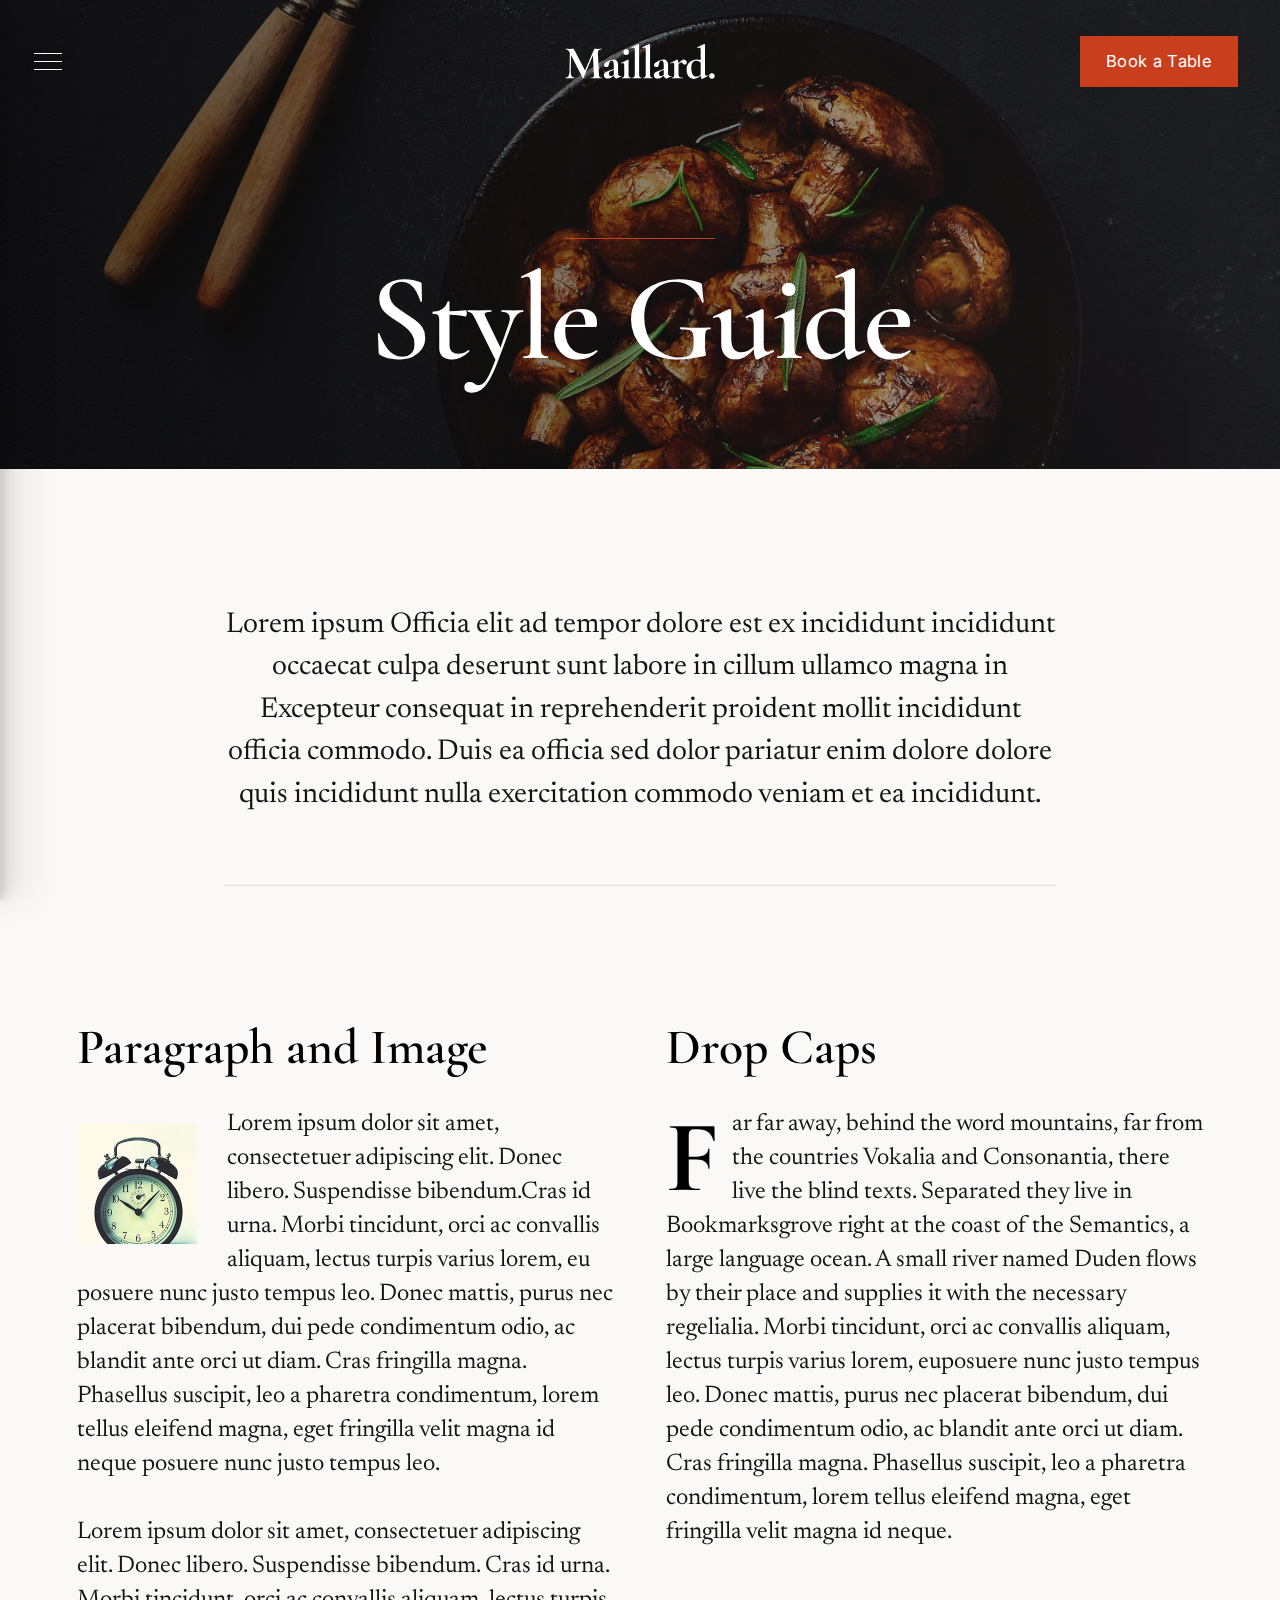
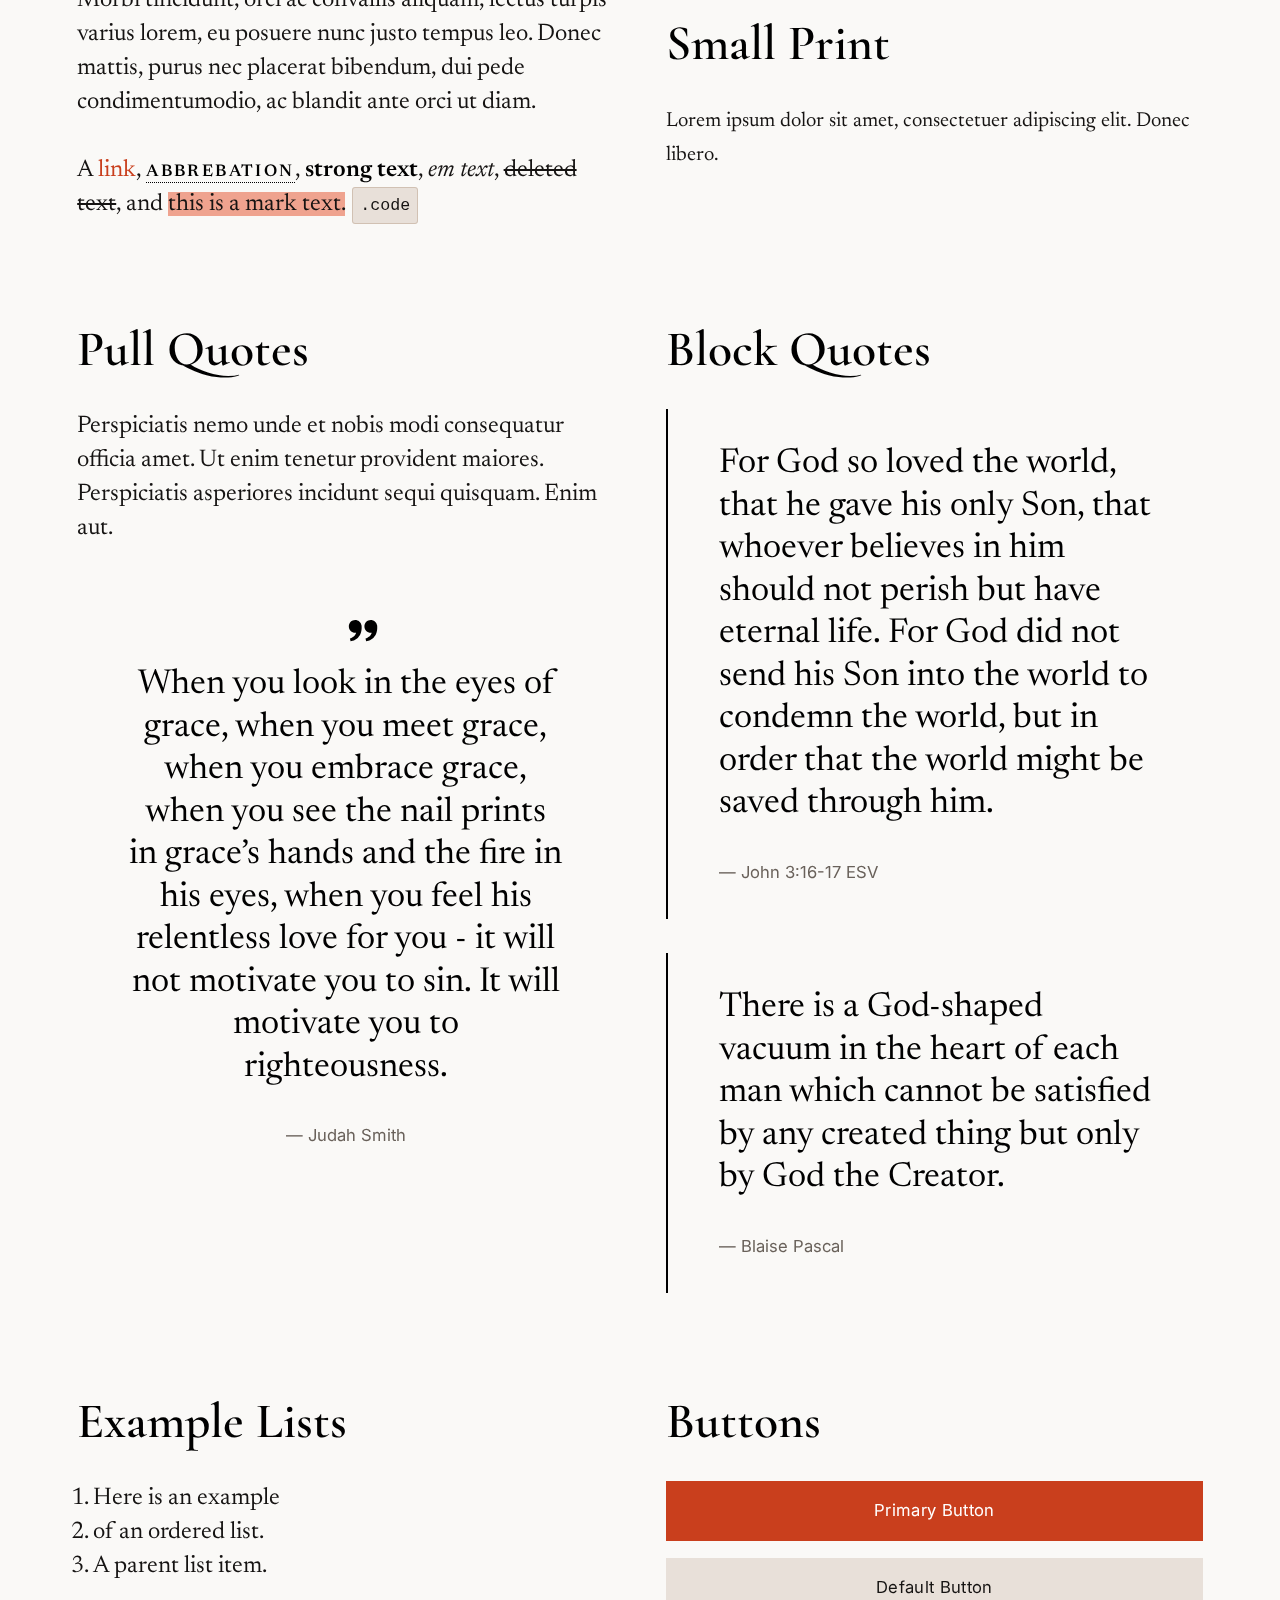
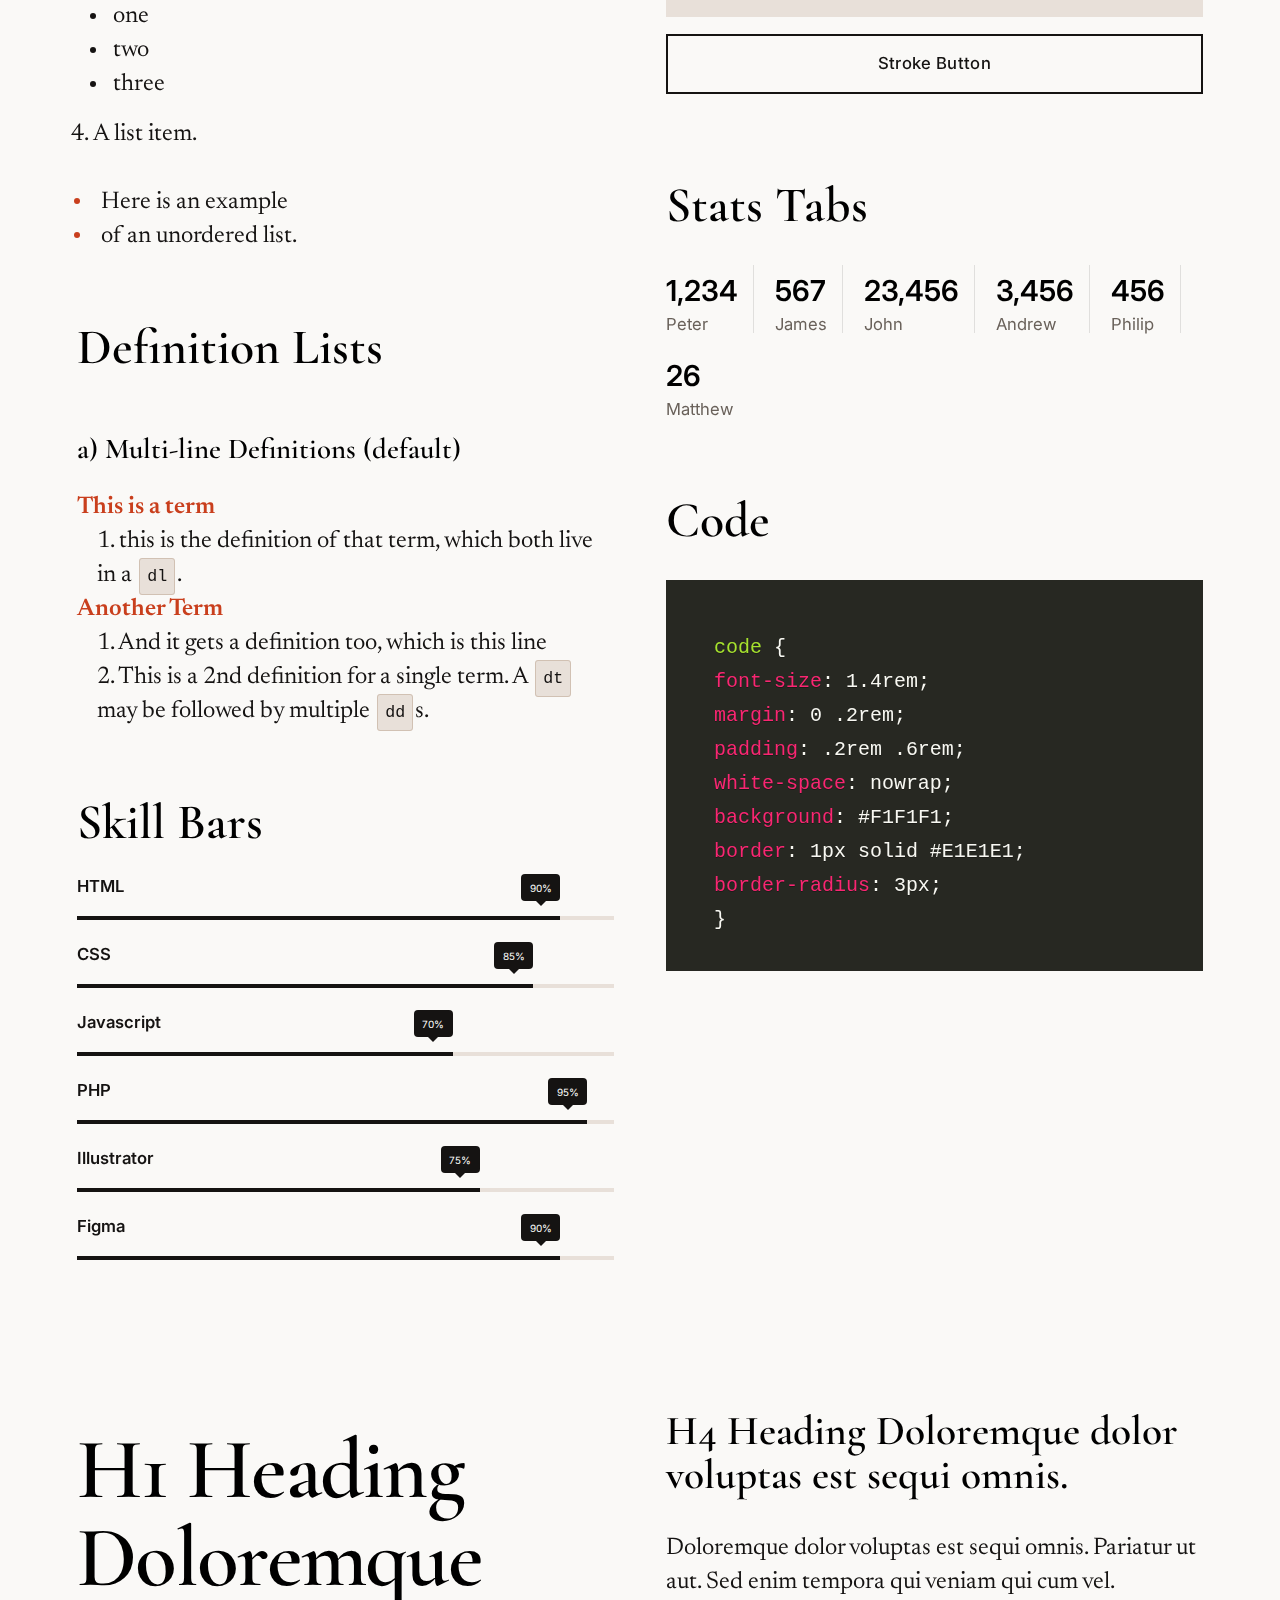
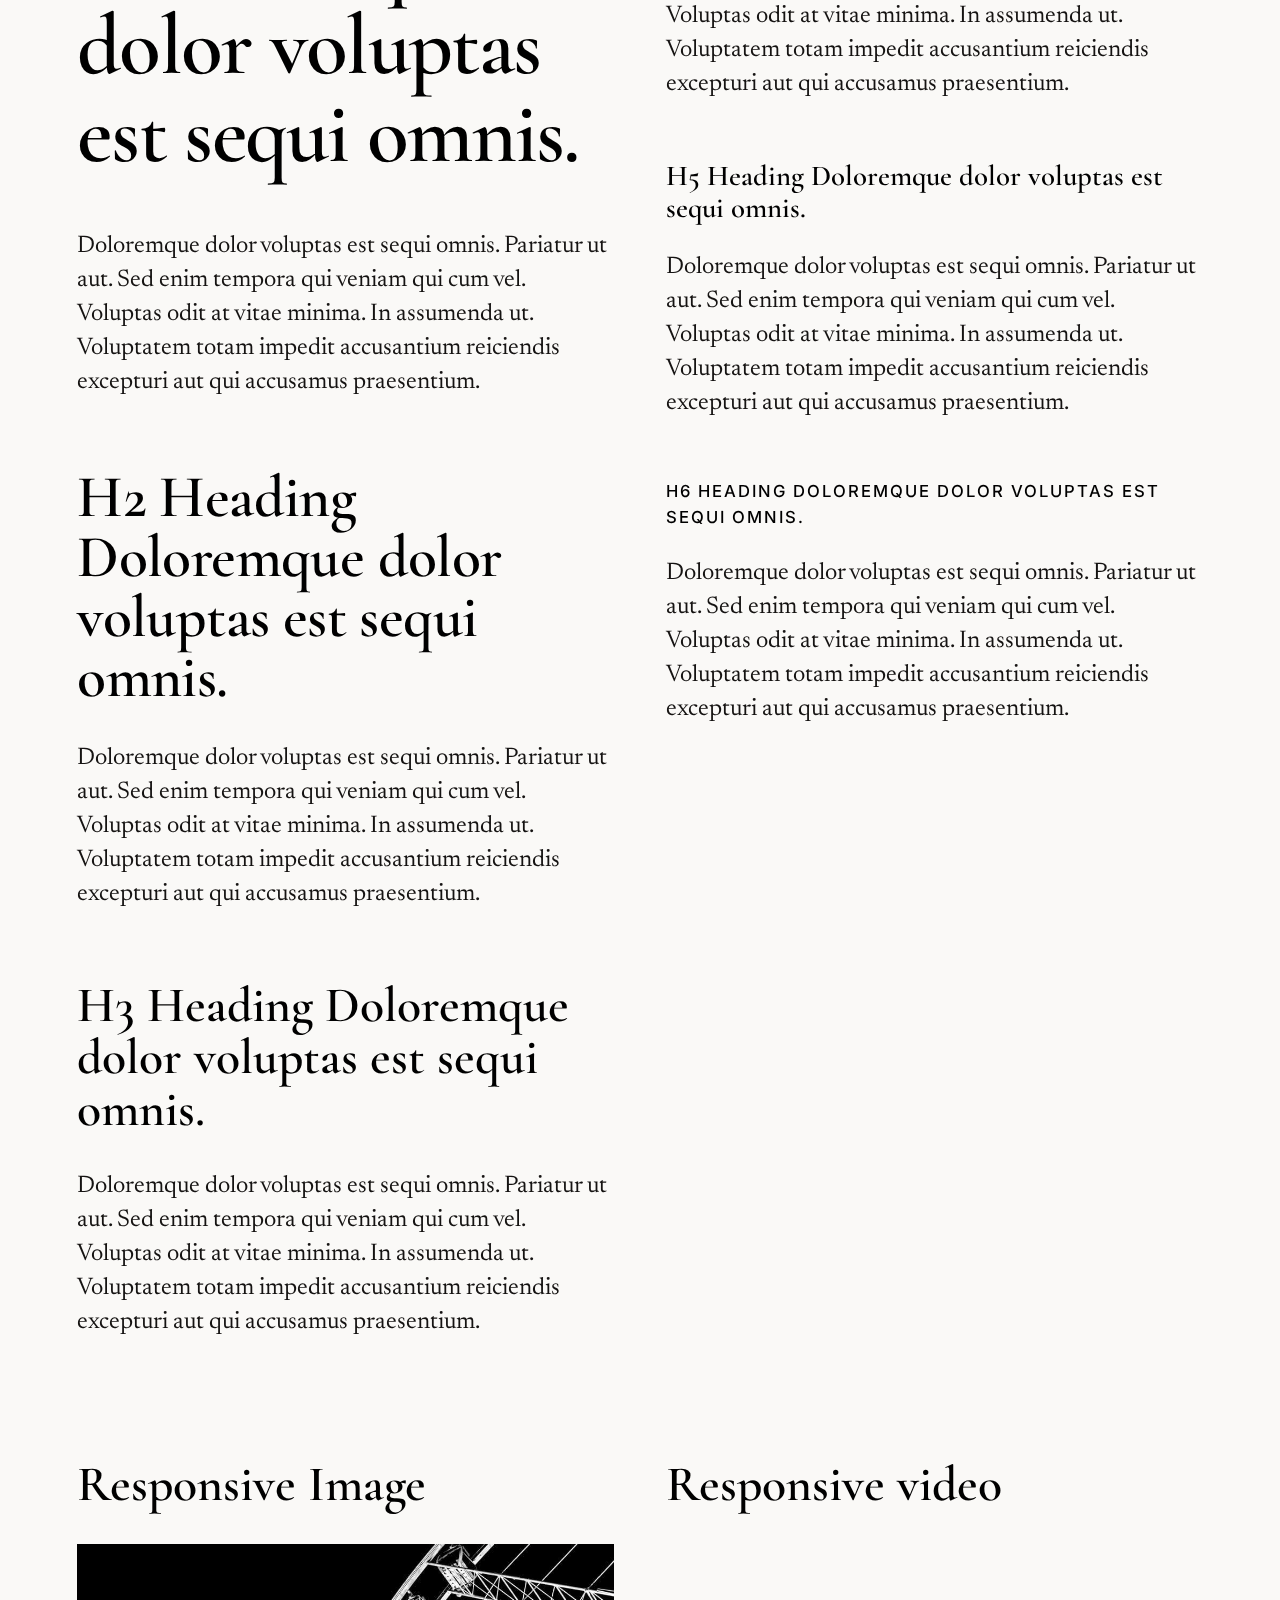
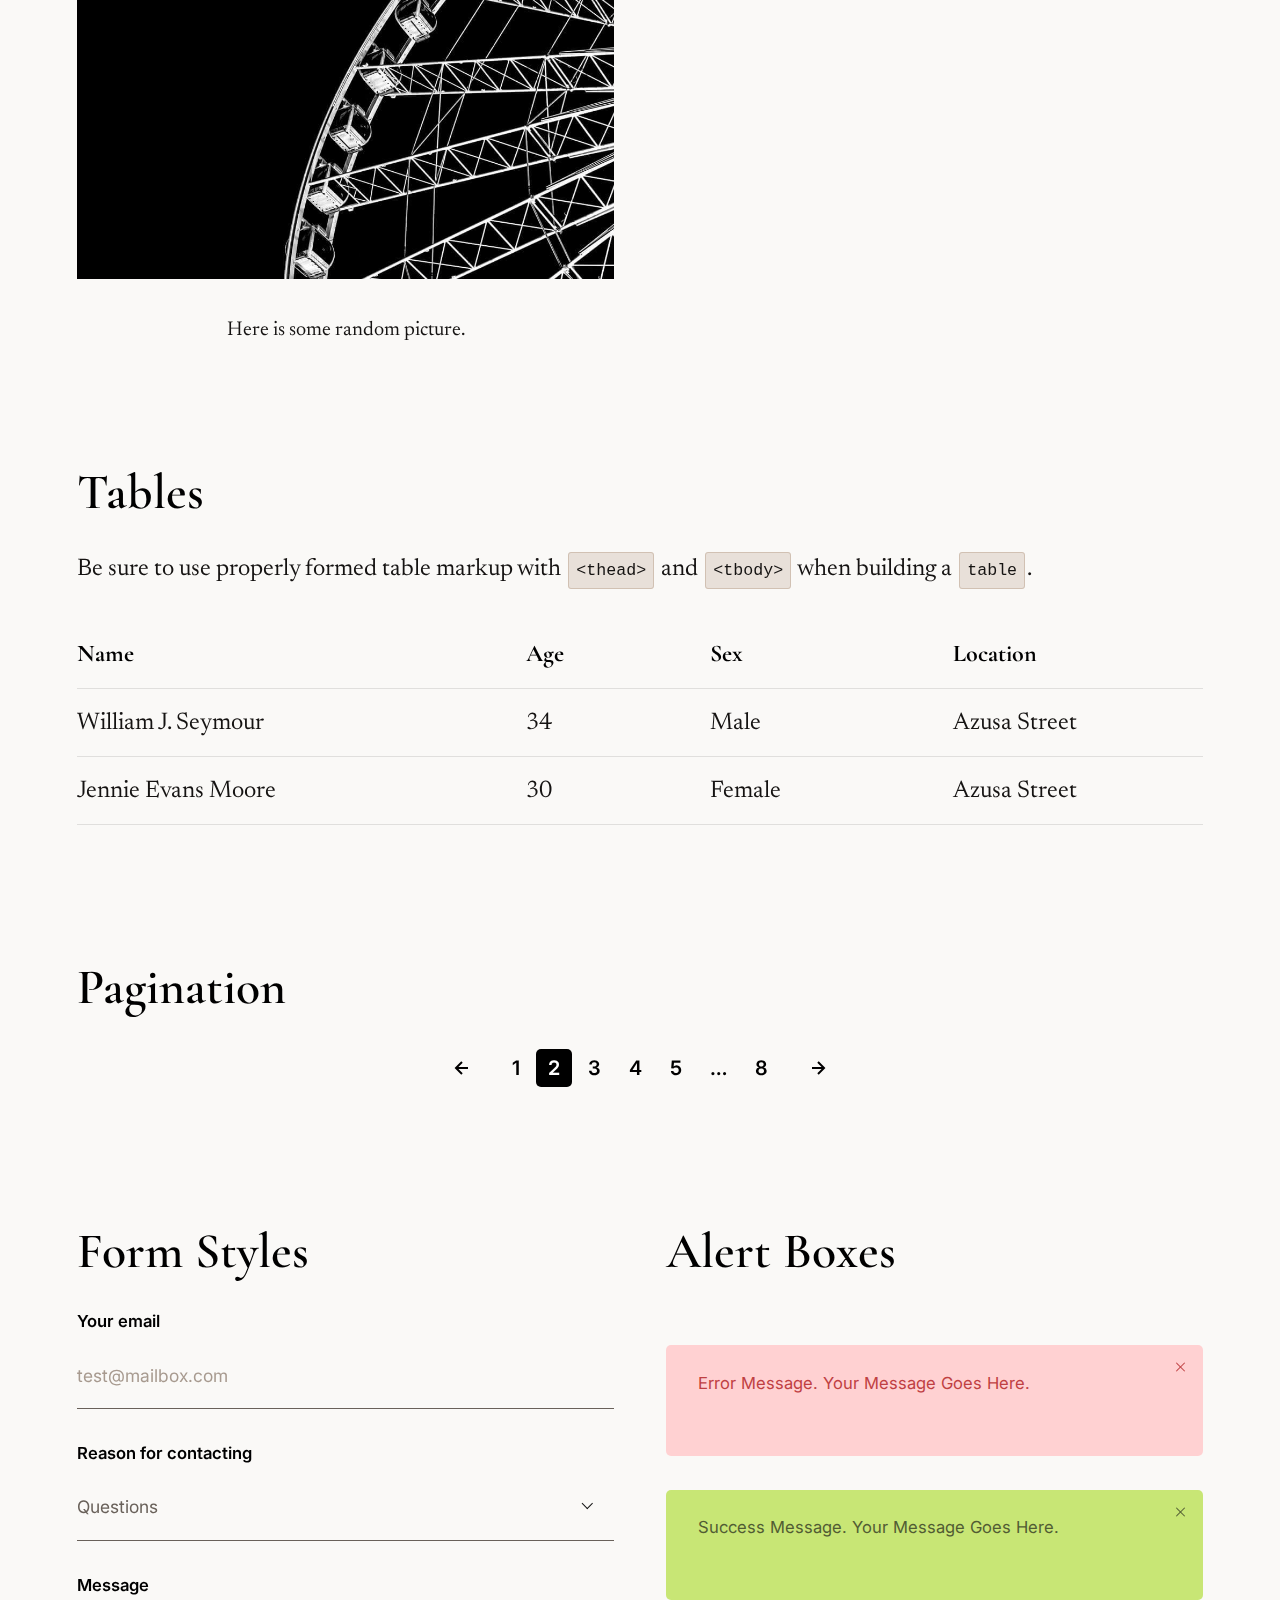
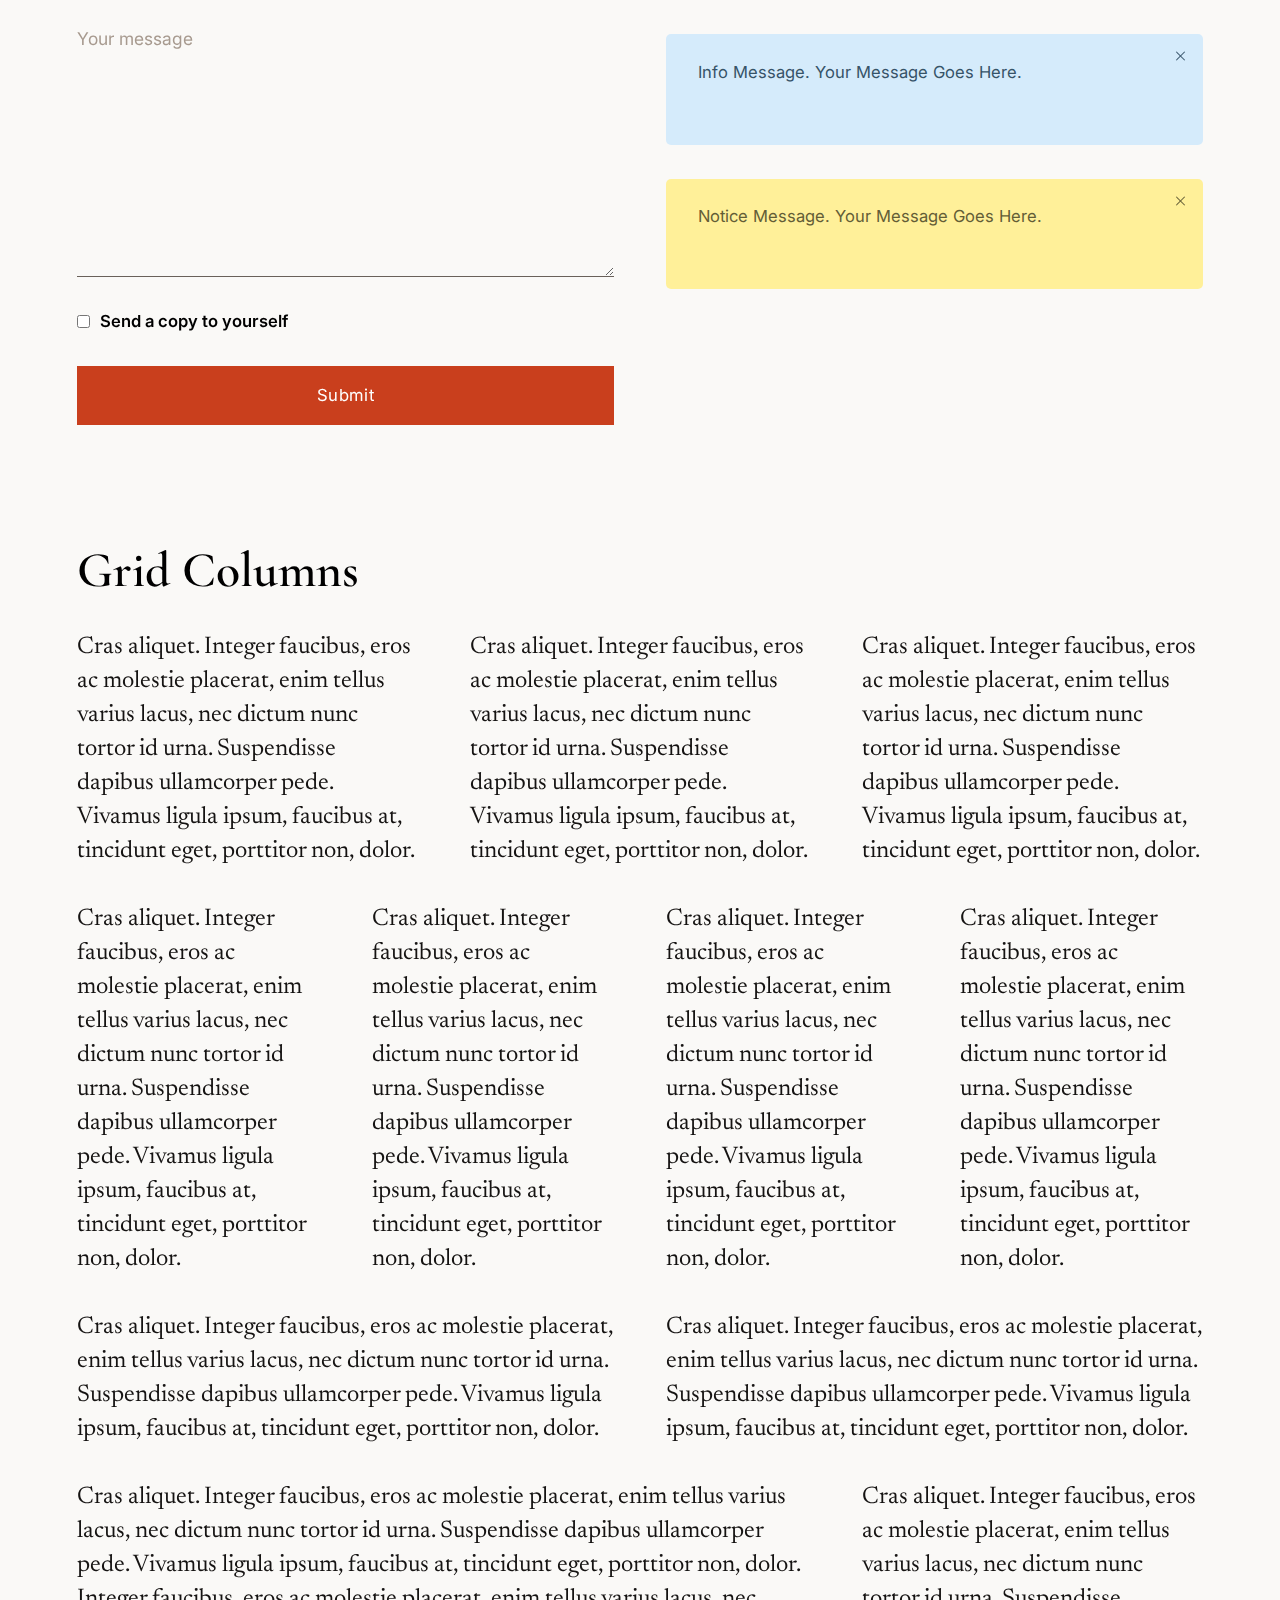
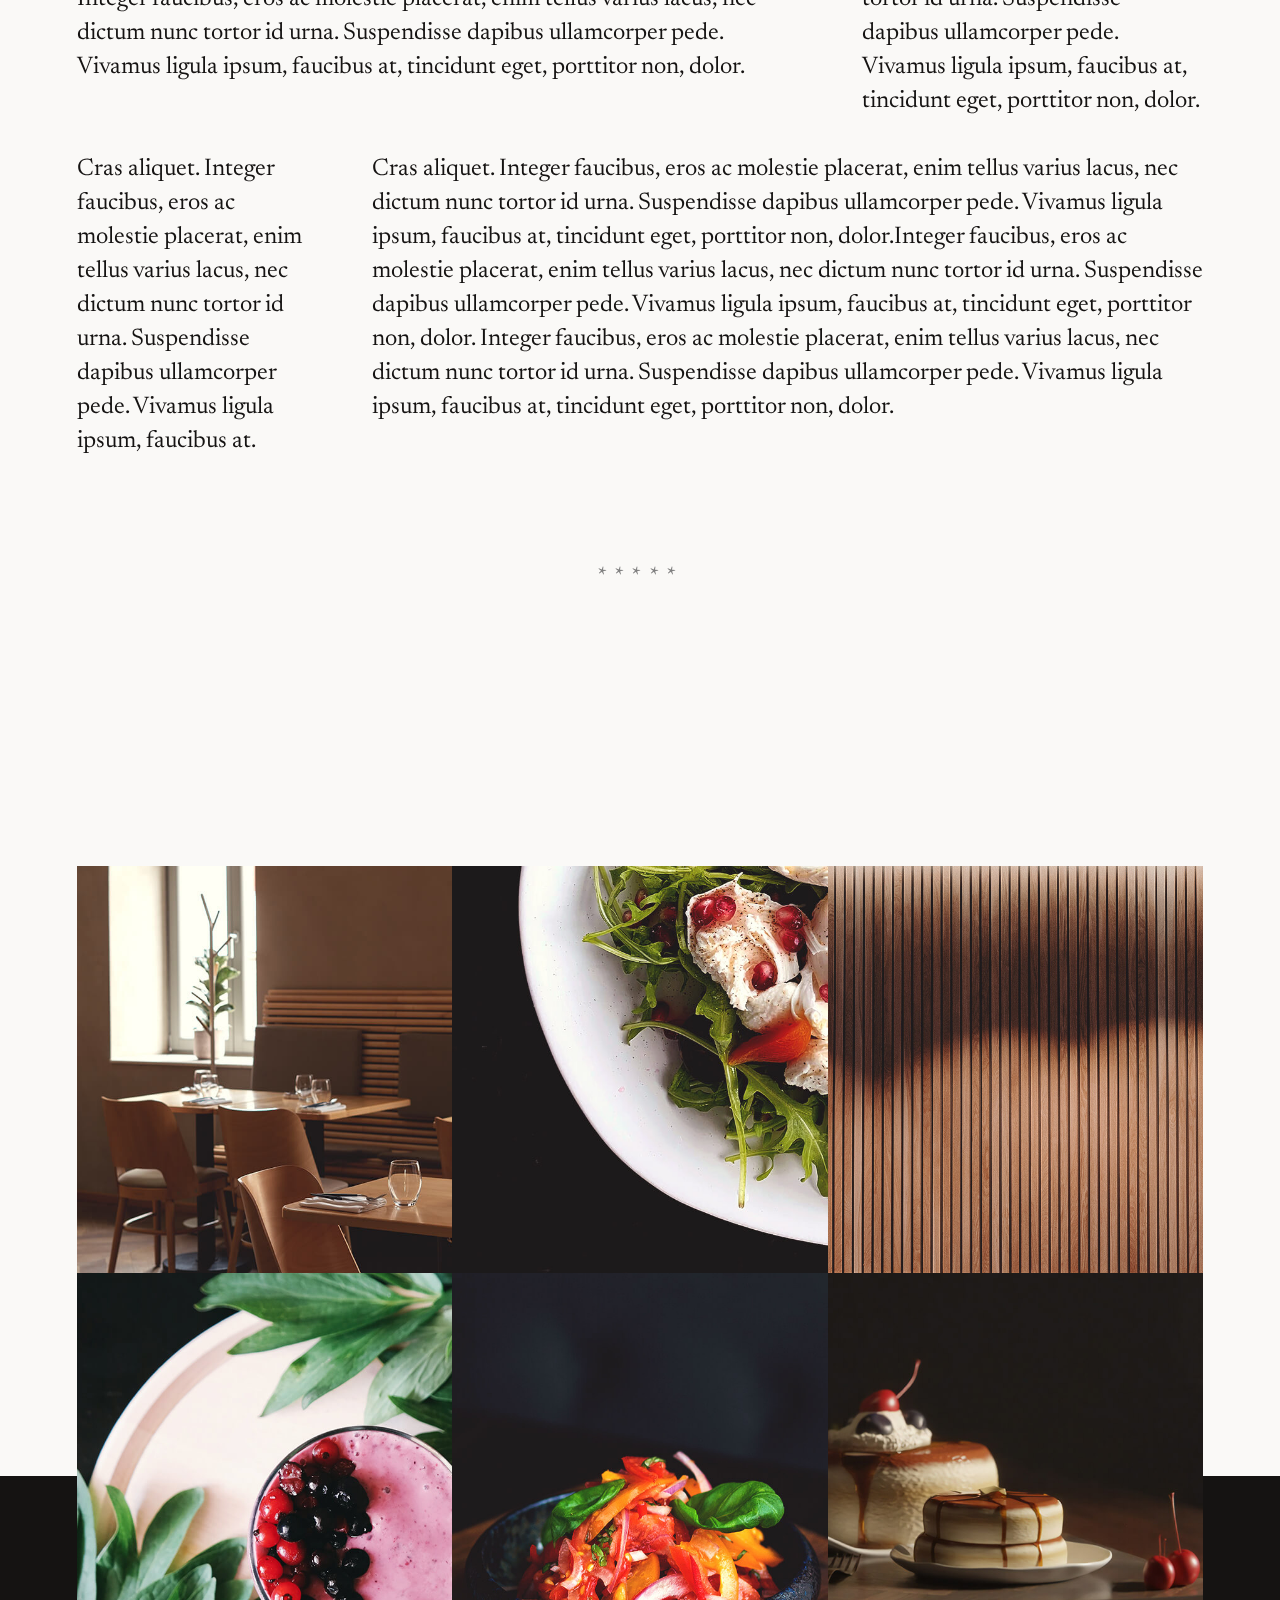
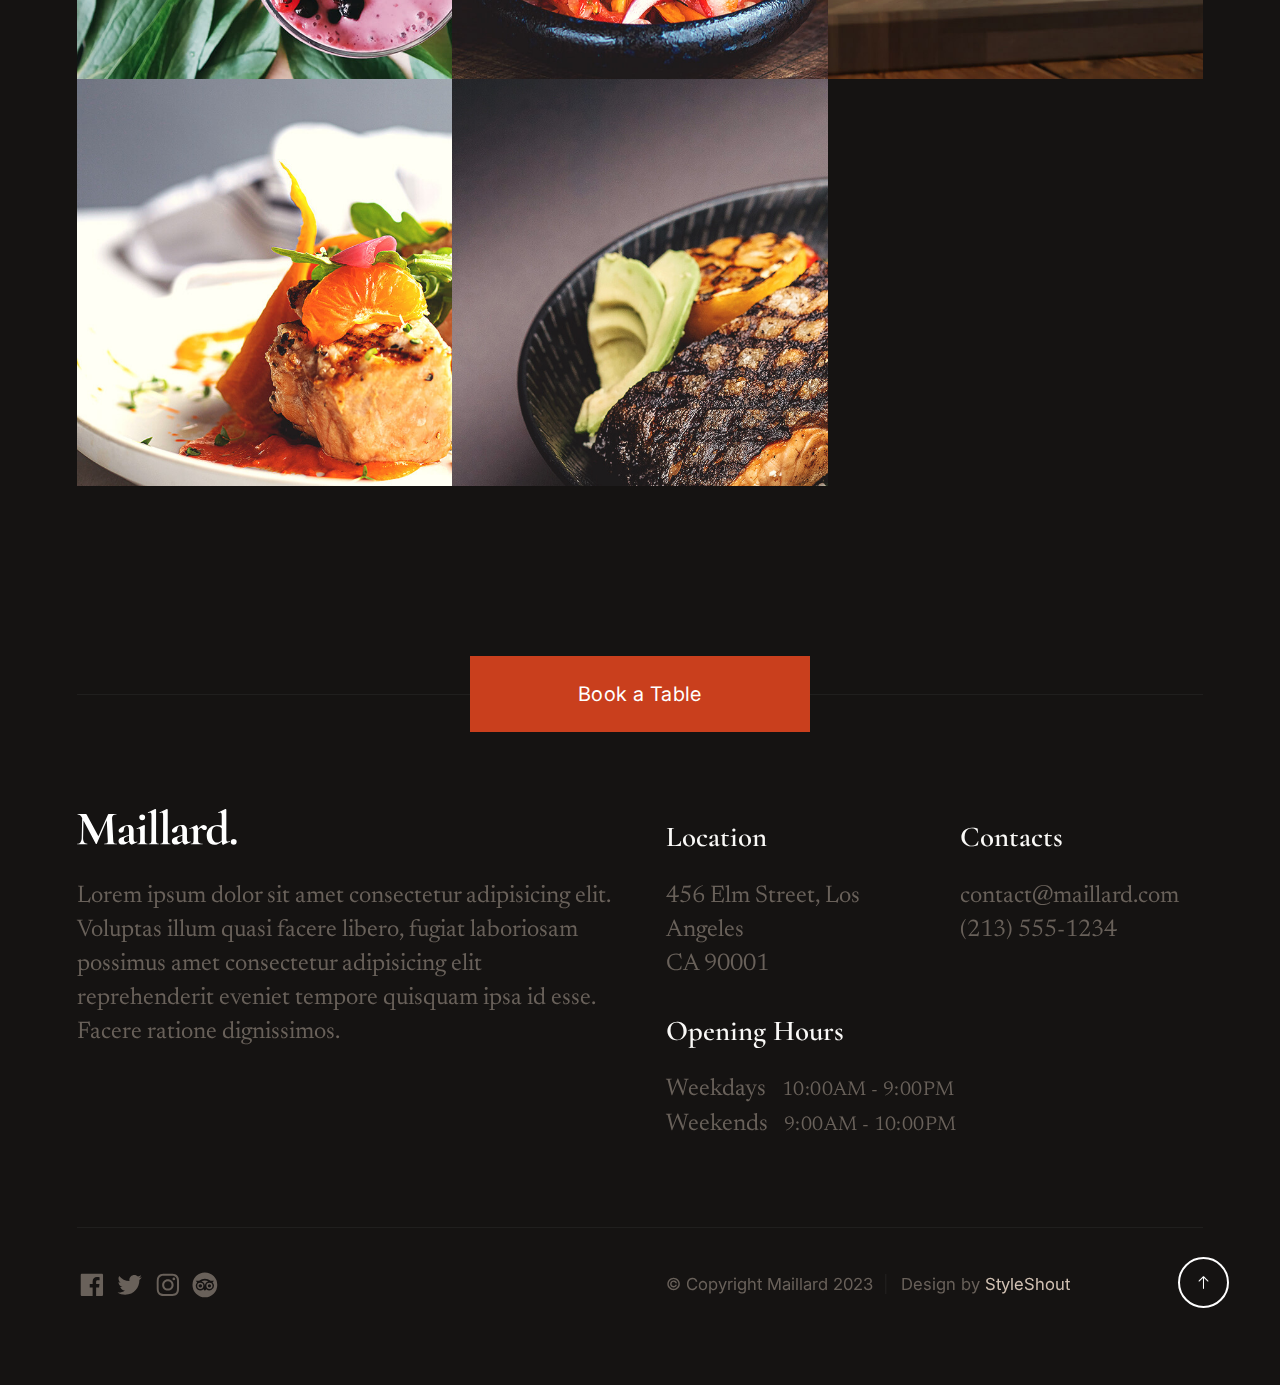
<file: styles.html>
<!DOCTYPE html>
<html lang="en" class="no-js" >
<head>

    <!--- basic page needs
    ================================================== -->
    <meta charset="utf-8">
    <meta name="viewport" content="width=device-width, initial-scale=1">
    <title>Styles - Maillard</title>

    <script>
        document.documentElement.classList.remove('no-js');
        document.documentElement.classList.add('js');
    </script>

    <!-- CSS
    ================================================== -->
    <link rel="stylesheet" href="css/vendor.css">
    <link rel="stylesheet" href="css/styles.css">

    <style type="text/css" media="screen">        
        .s-styles .intro h1 {
            margin-top: 0;
        }
    </style>

    <!-- favicons
    ================================================== -->
    <link rel="apple-touch-icon" sizes="180x180" href="apple-touch-icon.png">
    <link rel="icon" type="image/png" sizes="32x32" href="favicon-32x32.png">
    <link rel="icon" type="image/png" sizes="16x16" href="favicon-16x16.png">
    <link rel="manifest" href="site.webmanifest">

</head>


<body id="top">

    
    <!-- preloader
    ================================================== -->
    <div id="preloader">
        <div id="loader" class="dots-fade">
            <div></div>
            <div></div>
            <div></div>
        </div>
    </div>   

    <!-- page wrap
    ================================================== -->
    <div id="page" class="s-pagewrap">

        <div class="menu-underlay"></div>

        <!-- # site header 
        ================================================== -->
        <header class="s-header">

            <div class="s-header__block">

                <div class="s-header__logo">
                    <a class="logo" href="index.html">
                        <img src="images/logo.svg" alt="Homepage">
                    </a>
                </div>

                <a class="s-header__menu-toggle" href="#0"><span>Browse</span></a>

                <div class="s-header__cta">
                    <a href="reservations.html" class="btn btn--primary s-header__cta-btn">Book a Table</a>                        
                </div>

            </div> <!-- end s-header__block -->

            <nav class="s-header__nav">    

                <a href="#0" class="s-header__nav-close-btn" title="close"><span>Close</span></a>

                <div class="s-header__nav-logo">
                    <a href="index.html">
                        <img src="images/logo.svg" alt="Homepage">
                    </a>
                </div> <!-- s-header__nav-logo -->  

                <ul class="s-header__nav-links">
                    <li><a href="index.html">Home</a></li>
                    <li><a href="menu.html">Menu</a></li>
                    <li><a href="about.html">About</a></li>
                    <li><a href="reservations.html">Reservations</a></li>
                </ul> <!-- s-header__nav-links -->    

                <div class="s-header__nav-bottom">

                    <h6>Booking Request</h6>

                    <div class="s-header__booking">
                        <div class="s-header__booking-no"><a href="tel:+213123456">(213) 555-1234</a></div>
                    </div>

                    <ul class="s-header__nav-social social-list">
                        <li>
                            <a href="#0">
                                <svg xmlns="http://www.w3.org/2000/svg" width="24" height="24" viewBox="0 0 24 24" style="fill:rgba(0, 0, 0, 1);transform:;-ms-filter:"><path d="M20,3H4C3.447,3,3,3.448,3,4v16c0,0.552,0.447,1,1,1h8.615v-6.96h-2.338v-2.725h2.338v-2c0-2.325,1.42-3.592,3.5-3.592 c0.699-0.002,1.399,0.034,2.095,0.107v2.42h-1.435c-1.128,0-1.348,0.538-1.348,1.325v1.735h2.697l-0.35,2.725h-2.348V21H20 c0.553,0,1-0.448,1-1V4C21,3.448,20.553,3,20,3z"></path></svg>
                                <span class="u-screen-reader-text">Facebook</span>
                            </a>
                        </li>
                        <li>
                            <a href="#0">
                                <svg xmlns="http://www.w3.org/2000/svg" width="24" height="24" viewBox="0 0 24 24" style="fill:rgba(0, 0, 0, 1);transform:;-ms-filter:"><path d="M19.633,7.997c0.013,0.175,0.013,0.349,0.013,0.523c0,5.325-4.053,11.461-11.46,11.461c-2.282,0-4.402-0.661-6.186-1.809 c0.324,0.037,0.636,0.05,0.973,0.05c1.883,0,3.616-0.636,5.001-1.721c-1.771-0.037-3.255-1.197-3.767-2.793 c0.249,0.037,0.499,0.062,0.761,0.062c0.361,0,0.724-0.05,1.061-0.137c-1.847-0.374-3.23-1.995-3.23-3.953v-0.05 c0.537,0.299,1.16,0.486,1.82,0.511C3.534,9.419,2.823,8.184,2.823,6.787c0-0.748,0.199-1.434,0.548-2.032 c1.983,2.443,4.964,4.04,8.306,4.215c-0.062-0.3-0.1-0.611-0.1-0.923c0-2.22,1.796-4.028,4.028-4.028 c1.16,0,2.207,0.486,2.943,1.272c0.91-0.175,1.782-0.512,2.556-0.973c-0.299,0.935-0.936,1.721-1.771,2.22 c0.811-0.088,1.597-0.312,2.319-0.624C21.104,6.712,20.419,7.423,19.633,7.997z"></path></svg>
                                <span class="u-screen-reader-text">Twitter</span>
                            </a>
                        </li>
                        <li>
                            <a href="#0">
                                <svg xmlns="http://www.w3.org/2000/svg" width="24" height="24" viewBox="0 0 24 24" style="fill:rgba(0, 0, 0, 1);transform:;-ms-filter:"><path d="M11.999,7.377c-2.554,0-4.623,2.07-4.623,4.623c0,2.554,2.069,4.624,4.623,4.624c2.552,0,4.623-2.07,4.623-4.624 C16.622,9.447,14.551,7.377,11.999,7.377L11.999,7.377z M11.999,15.004c-1.659,0-3.004-1.345-3.004-3.003 c0-1.659,1.345-3.003,3.004-3.003s3.002,1.344,3.002,3.003C15.001,13.659,13.658,15.004,11.999,15.004L11.999,15.004z"></path><circle cx="16.806" cy="7.207" r="1.078"></circle><path d="M20.533,6.111c-0.469-1.209-1.424-2.165-2.633-2.632c-0.699-0.263-1.438-0.404-2.186-0.42 c-0.963-0.042-1.268-0.054-3.71-0.054s-2.755,0-3.71,0.054C7.548,3.074,6.809,3.215,6.11,3.479C4.9,3.946,3.945,4.902,3.477,6.111 c-0.263,0.7-0.404,1.438-0.419,2.186c-0.043,0.962-0.056,1.267-0.056,3.71c0,2.442,0,2.753,0.056,3.71 c0.015,0.748,0.156,1.486,0.419,2.187c0.469,1.208,1.424,2.164,2.634,2.632c0.696,0.272,1.435,0.426,2.185,0.45 c0.963,0.042,1.268,0.055,3.71,0.055s2.755,0,3.71-0.055c0.747-0.015,1.486-0.157,2.186-0.419c1.209-0.469,2.164-1.424,2.633-2.633 c0.263-0.7,0.404-1.438,0.419-2.186c0.043-0.962,0.056-1.267,0.056-3.71s0-2.753-0.056-3.71C20.941,7.57,20.801,6.819,20.533,6.111z M19.315,15.643c-0.007,0.576-0.111,1.147-0.311,1.688c-0.305,0.787-0.926,1.409-1.712,1.711c-0.535,0.199-1.099,0.303-1.67,0.311 c-0.95,0.044-1.218,0.055-3.654,0.055c-2.438,0-2.687,0-3.655-0.055c-0.569-0.007-1.135-0.112-1.669-0.311 c-0.789-0.301-1.414-0.923-1.719-1.711c-0.196-0.534-0.302-1.099-0.311-1.669c-0.043-0.95-0.053-1.218-0.053-3.654 c0-2.437,0-2.686,0.053-3.655c0.007-0.576,0.111-1.146,0.311-1.687c0.305-0.789,0.93-1.41,1.719-1.712 c0.534-0.198,1.1-0.303,1.669-0.311c0.951-0.043,1.218-0.055,3.655-0.055c2.437,0,2.687,0,3.654,0.055 c0.571,0.007,1.135,0.112,1.67,0.311c0.786,0.303,1.407,0.925,1.712,1.712c0.196,0.534,0.302,1.099,0.311,1.669 c0.043,0.951,0.054,1.218,0.054,3.655c0,2.436,0,2.698-0.043,3.654H19.315z"></path></svg>
                                <span class="u-screen-reader-text">Instagram</span>
                            </a>
                        </li>
                        <li>
                            <a href="#0">
                                <svg xmlns="http://www.w3.org/2000/svg" width="24" height="24" viewBox="0 0 24 24" style="fill: rgba(0, 0, 0, 1);transform: ;msFilter:;"><path d="M8.31 10.28a2.5 2.5 0 1 0 2.5 2.49 2.5 2.5 0 0 0-2.5-2.49zm0 3.8a1.31 1.31 0 1 1 0-2.61 1.31 1.31 0 1 1 0 2.61zm7.38-3.8a2.5 2.5 0 1 0 2.5 2.49 2.5 2.5 0 0 0-2.5-2.49zM17 12.77a1.31 1.31 0 1 1-1.31-1.3 1.31 1.31 0 0 1 1.31 1.3z"></path><path d="M12 2a10 10 0 1 0 10 10A10 10 0 0 0 12 2zm7.38 10.77a3.69 3.69 0 0 1-6.2 2.71L12 16.77l-1.18-1.29a3.69 3.69 0 1 1-5-5.44l-1.2-1.3H7.3a8.33 8.33 0 0 1 9.41 0h2.67l-1.2 1.31a3.71 3.71 0 0 1 1.2 2.72z"></path><path d="M14.77 9.05a7.19 7.19 0 0 0-5.54 0A4.06 4.06 0 0 1 12 12.7a4.08 4.08 0 0 1 2.77-3.65z"></path></svg>
                                <span class="u-screen-reader-text">Tripadvisor</span>
                            </a>
                        </li>
                    </ul> 
                </div> <!-- s-header__nav-bottom -->  

            </nav> <!-- end s-header__nav -->

        </header> <!-- end s-header -->

        
        <!-- # main content
        ================================================== -->
        <article class="s-content">

            <!-- ## pageheader -->
            <section class="s-pageheader pageheader" style="background-image:url(images/pageheader/pageheader-generic-bg-3000.jpg)">
                <div class="row">
                    <div class="column xl-12 s-pageheader__content">
                        <h1 class="page-title">                        
                            Style Guide
                        </h1>                    
                    </div>
                </div>
            </section> 
            
            <!-- ## pagecontent -->
            <section class="s-pagecontent s-styles pagecontent">

                <div class="row row-x-center text-center">

                    <div class="column xl-9 md-12 intro">

                        <p class="lead">Lorem ipsum Officia elit ad tempor dolore est ex incididunt incididunt occaecat culpa deserunt 
                        sunt labore in cillum ullamco magna in Excepteur consequat in reprehenderit proident mollit incididunt officia commodo.
                        Duis ea officia sed dolor pariatur enim dolore dolore quis incididunt nulla exercitation commodo veniam et ea incididunt.
                        </p>
    
                        <hr>
                    </div>
    
                </div> <!-- end row -->
        
                <div class="row">
        
                    <div class="column xl-6 md-12">
        
                        <h3>Paragraph and Image</h3>
        
                        <p><a href="#"><img width="120" height="120" class="u-pull-left" alt="sample-image" src="images/sample-image.jpg"></a>
                        Lorem ipsum dolor sit amet, consectetuer adipiscing elit. Donec libero. Suspendisse bibendum.Cras id urna. Morbi 
                        tincidunt, orci ac convallis aliquam, lectus turpis varius lorem, eu posuere nunc justo tempus leo. Donec mattis, 
                        purus nec placerat bibendum, dui pede condimentum odio, ac blandit ante orci ut diam. Cras fringilla magna. 
                        Phasellus suscipit, leo a pharetra condimentum, lorem tellus eleifend magna, eget fringilla velit magna id 
                        neque posuere nunc justo tempus leo. </p>
        
                        <p>
                        Lorem ipsum dolor sit amet, consectetuer adipiscing elit. Donec libero. Suspendisse bibendum. Cras id urna. 
                        Morbi tincidunt, orci ac convallis aliquam, lectus turpis varius lorem, eu posuere nunc justo tempus leo. 
                        Donec mattis, purus nec placerat bibendum, dui pede condimentumodio, ac blandit ante orci ut diam.	
                        </p>
        
                        <p>A <a href="#">link</a>,
                        <abbr title="this really isn't a very good description">abbrebation</abbr>,
                        <strong>strong text</strong>,
                        <em>em text</em>,
                        <del>deleted text</del>, and
                        <mark>this is a mark text.</mark>
                        <code>.code</code>
                        </p>
        
                    </div>
        
                    <div class="column xl-6 md-12">
        
                        <h3>Drop Caps</h3>
        
                        <p class="drop-cap">Far far away, behind the word mountains, far from the countries Vokalia and Consonantia,
                        there live the blind texts. Separated they live in Bookmarksgrove right at the coast of the
                        Semantics, a large language ocean. A small river named Duden flows by their place and supplies it with the 
                        necessary regelialia. Morbi tincidunt, orci ac convallis aliquam, lectus turpis varius lorem, 
                        euposuere nunc justo tempus leo. Donec mattis, purus nec placerat bibendum, dui pede condimentum odio, 
                        ac blandit ante orci ut diam. Cras fringilla magna. Phasellus suscipit, leo a pharetra condimentum, 
                        lorem tellus eleifend magna, eget fringilla velit magna id neque.
                        </p>
        
                        <h3>Small Print</h3>
        
                        <p><small>Lorem ipsum dolor sit amet, consectetuer adipiscing elit. Donec libero.</small></p>                    
                 
                    </div>
        
                </div> <!-- end row -->
        
                <div class="row">
        
                    <div class="column xl-6 md-12">
        
                        <h3 class="u-add-bottom">Pull Quotes</h3>
        
                        <p>
                        Perspiciatis nemo unde et nobis modi consequatur officia amet. Ut enim 
                        tenetur provident maiores. Perspiciatis asperiores incidunt sequi 
                        quisquam. Enim aut. 
                        </p>
        
                        <figure class="pull-quote">
                            <blockquote>
                                <p>
                                When you look in the eyes of grace, when you meet grace, 
                                when you embrace grace, when you see the nail prints in 
                                grace’s hands and the fire in his eyes, when you feel his 
                                relentless love for you - it will not motivate you to sin. 
                                It will motivate you to righteousness.
                                </p>
        
                                <footer>
                                    <cite>Judah Smith</cite>
                                </footer>
                            </blockquote>
                        </figure>
        
        
                    </div>
        
                    <div class="column xl-6 md-12">
        
                        <h3 class="h-add-bottom">Block Quotes</h3>
        
                        <blockquote cite="http://where-i-got-my-info-from.com">
                            <p>
                            For God so loved the world, that he gave his only Son, that whoever believes in 
                            him should not perish but have eternal life. For God did not send his Son into 
                            the world to condemn the world, but in order that the world might be 
                            saved through him.
                            </p>
        
                            <footer>
                                <cite>
                                    <a href="#0">John 3:16-17 ESV</a>
                                </cite>
                            </footer>
        
                        </blockquote>
        
                        <blockquote>
                            <p>There is a God-shaped vacuum in the heart of each man which cannot be satisfied 
                            by any created thing but only by God the Creator.</p>
        
                            <footer>
                                <cite>Blaise Pascal</cite>
                            </footer>
        
                        </blockquote>
        
                    </div>
        
                </div> <!-- end row -->
        
                <div class="row u-add-half-bottom">
        
                    <div class="column xl-6 md-12">
        
                        <h3>Example Lists</h3>
        
                        <ol>
                            <li>Here is an example</li>
                            <li>of an ordered list.</li>
                            <li>A parent list item.
                                <ul>
                                    <li>one</li>
                                    <li>two</li>
                                    <li>three</li>
                                </ul>
                                </li>
                                <li>A list item.</li>
                            </ol>
        
                        <ul class="disc">
                            <li>Here is an example</li>
                            <li>of an unordered list.</li>
                        </ul>
        
                        <h3>Definition Lists</h3>
        
                        <h5>a) Multi-line Definitions (default) </h5>
        
                        <dl class="dictionary-style">
                            <dt><strong>This is a term</strong></dt>
                                <dd>this is the definition of that term, which both live in a <code>dl</code>.</dd>
                            <dt><strong>Another Term</strong></dt>
                                <dd>And it gets a definition too, which is this line</dd>
                                <dd>This is a 2<sup>nd</sup> definition for a single term. A <code>dt</code> may be followed by multiple <code>dd</code>s.</dd>
                        </dl>
        
                        <h3 class="u-add-bottom">Skill Bars</h3>
        
                        <ul class="skill-bars">
                            <li>
                            <div class="progress percent90"><span>90%</span></div>
                            <strong>HTML</strong>
                            </li>
                            <li>
                            <div class="progress percent85"><span>85%</span></div>
                            <strong>CSS</strong>
                            </li>
                            <li>
                            <div class="progress percent70"><span>70%</span></div>
                            <strong>Javascript</strong>
                            </li>
                            <li>
                            <div class="progress percent95"><span>95%</span></div>
                            <strong>PHP</strong>
                            </li>
                            <li>
                            <div class="progress percent75"><span>75%</span></div>
                            <strong>Illustrator</strong>
                            </li>
                            <li>
                            <div class="progress percent90"><span>90%</span></div>
                            <strong>Figma</strong>
                            </li>
                        </ul>
        
                    </div>
        
                    <div class="column xl-6 md-12">
        
                        <h3 class="u-add-bottom">Buttons</h3>
        
                        <p>
                            <a class="btn btn--primary u-fullwidth" href="#0">Primary Button</a>
                            <a class="btn u-fullwidth" href="#0">Default Button</a>
                            <a class="btn btn--stroke u-fullwidth" href="#0">Stroke Button</a>
                        </p>
        
                        <h3>Stats Tabs</h3>
        
                        <ul class="stats-tabs">
                            <li><a href="#0">1,234 <em>Peter</em></a></li>
                            <li><a href="#0">567 <em>James</em></a></li>
                            <li><a href="#0">23,456 <em>John</em></a></li>
                            <li><a href="#0">3,456 <em>Andrew</em></a></li>
                            <li><a href="#0">456 <em>Philip</em></a></li>
                            <li><a href="#0">26 <em>Matthew</em></a></li>
                        </ul>
        
                        <h3 class="u-add-bottom">Code</h3>
        
<pre><code class="language-css">
    code {
    font-size: 1.4rem;
    margin: 0 .2rem;
    padding: .2rem .6rem;
    white-space: nowrap;
    background: #F1F1F1;
    border: 1px solid #E1E1E1;	
    border-radius: 3px;
    }
</code></pre>
        
                    </div>
        
                </div> <!-- end row -->
        
                <div class="row u-add-half-bottom">
        
                    <div class="column xl-6 md-12">
                            
                        <h1>H1 Heading Doloremque dolor voluptas est sequi omnis.</h1>
                        <p>Doloremque dolor voluptas est sequi omnis. Pariatur ut aut. Sed enim tempora qui veniam qui cum vel. 
                        Voluptas odit at vitae minima. In assumenda ut. Voluptatem totam impedit accusantium reiciendis excepturi aut qui accusamus praesentium.</p>
        
                        <h2>H2 Heading Doloremque dolor voluptas est sequi omnis.</h2>
                        <p>Doloremque dolor voluptas est sequi omnis. Pariatur ut aut. Sed enim tempora qui veniam qui cum vel. 
                        Voluptas odit at vitae minima. In assumenda ut. Voluptatem totam impedit accusantium reiciendis excepturi aut qui accusamus praesentium.</p>
        
                        <h3>H3 Heading Doloremque dolor voluptas est sequi omnis.</h3>
                        <p>Doloremque dolor voluptas est sequi omnis. Pariatur ut aut. Sed enim tempora qui veniam qui cum vel. 
                        Voluptas odit at vitae minima. In assumenda ut. Voluptatem totam impedit accusantium reiciendis excepturi aut qui accusamus praesentium.</p>
        
                        
                    </div>
        
                    <div class="column xl-6 md-12">
                        <h4>H4 Heading Doloremque dolor voluptas est sequi omnis.</h4>
                        <p>Doloremque dolor voluptas est sequi omnis. Pariatur ut aut. Sed enim tempora qui veniam qui cum vel. 
                        Voluptas odit at vitae minima. In assumenda ut. Voluptatem totam impedit accusantium reiciendis excepturi aut qui accusamus praesentium.</p>
        
                        <h5>H5 Heading Doloremque dolor voluptas est sequi omnis.</h5>
                        <p>Doloremque dolor voluptas est sequi omnis. Pariatur ut aut. Sed enim tempora qui veniam qui cum vel. 
                        Voluptas odit at vitae minima. In assumenda ut. Voluptatem totam impedit accusantium reiciendis excepturi aut qui accusamus praesentium.</p>
        
                        <h6>H6 Heading Doloremque dolor voluptas est sequi omnis.</h6>
                        <p>Doloremque dolor voluptas est sequi omnis. Pariatur ut aut. Sed enim tempora qui veniam qui cum vel. 
                        Voluptas odit at vitae minima. In assumenda ut. Voluptatem totam impedit accusantium reiciendis excepturi aut qui accusamus praesentium.</p>
            
                        
                    </div>
        
                </div> <!-- end row -->
        
                <div class="row u-add-half-bottom">
        
                    <div class="column xl-6 md-12">
        
                        <h3 class="u-add-bottom">Responsive Image</h3>
        
                        <figure>
                            <img src="images/wheel-500.jpg" 
                            srcset="images/wheel-1000.jpg 1000w, 
                            images/wheel-500.jpg 500w" 
                            sizes="(max-width: 1000px) 100vw, 1000px" alt="">
        
                            <figcaption>
                                Here is some random picture.
                            </figcaption>
                        </figure>
        
                    </div>
        
                    <div class="column xl-6 md-12">
        
                        <h3 class="u-add-bottom">Responsive video</h3>
        
                        <div class="video-container">
                        <iframe src="https://player.vimeo.com/video/14592941?color=00a650&title=0&byline=0&portrait=0" width="500" height="281" frameborder="0" webkitallowfullscreen mozallowfullscreen allowfullscreen></iframe> 
                        </div>
        
                    </div>
                    
                </div> <!-- end row -->
        
                <div class="row u-add-bottom">
        
                    <div class="column xl-12">
        
                        <h3>Tables</h3>
                        <p>Be sure to use properly formed table markup with <code>&lt;thead&gt;</code> and <code>&lt;tbody&gt;</code> when building a <code>table</code>.</p>
        
                        <div class="table-responsive">
        
                            <table>
                                    <thead>
                                    <tr>
                                        <th>Name</th>
                                        <th>Age</th>
                                        <th>Sex</th>
                                        <th>Location</th>
                                    </tr>
                                    </thead>
                                    <tbody>
                                    <tr>
                                        <td>William J. Seymour</td>
                                        <td>34</td>
                                        <td>Male</td>
                                        <td>Azusa Street</td>
                                    </tr>
                                    <tr>
                                        <td>Jennie Evans Moore</td>
                                        <td>30</td>
                                        <td>Female</td>
                                        <td>Azusa Street</td>
                                    </tr>
                                    </tbody>
                            </table>
        
                        </div>
        
                    </div>
                    
                </div> <!-- end row -->
        
                <div class="row">
        
                    <div class="column xl-12">
                        <h3>Pagination</h3>
        
                        <nav class="pgn">
                            <ul>
                                <li>
                                    <a class="pgn__prev" href="#0">
                                        <svg xmlns="http://www.w3.org/2000/svg" width="24" height="24" viewBox="0 0 24 24"><path d="M12.707 17.293L8.414 13H18v-2H8.414l4.293-4.293-1.414-1.414L4.586 12l6.707 6.707z"/></svg>
                                    </a>
                                </li>
                                <li><a class="pgn__num" href="#0">1</a></li>
                                <li><span class="pgn__num current">2</span></li>
                                <li><a class="pgn__num" href="#0">3</a></li>
                                <li><a class="pgn__num" href="#0">4</a></li>
                                <li><a class="pgn__num" href="#0">5</a></li>
                                <li><span class="pgn__num dots">…</span></li>
                                <li><a class="pgn__num" href="#0">8</a></li>
                                <li>
                                    <a class="pgn__next" href="#0">
                                        <svg xmlns="http://www.w3.org/2000/svg" width="24" height="24" viewBox="0 0 24 24"><path d="M11.293 17.293l1.414 1.414L19.414 12l-6.707-6.707-1.414 1.414L15.586 11H6v2h9.586z"/></svg>
                                    </a>
                                </li>
                            </ul>
                        </nav>
                    </div>
        
                </div> <!-- end row -->
        
                <div class="row">
        
                    <div class="column xl-6 md-12">
        
                        <h3 class="u-add-bottom">Form Styles</h3>
        
                        <form>
                            <div>
                                <label for="sampleInput">Your email</label>
                                <input class="u-fullwidth" type="email" placeholder="test@mailbox.com" id="sampleInput">
                            </div>
                            <div>
                                <label for="sampleRecipientInput">Reason for contacting</label>
                                <div class="ss-custom-select">
                                    <select class="u-fullwidth" id="sampleRecipientInput">
                                        <option value="Option 1">Questions</option>
                                        <option value="Option 2">Report</option>
                                        <option value="Option 3">Others</option>
                                    </select>
                                </div>
                            </div>
                            
                            <label for="exampleMessage">Message</label>
                            <textarea class="u-fullwidth" placeholder="Your message" id="exampleMessage"></textarea>
        
                            <label class="u-add-bottom">
                                <input type="checkbox">
                                <span class="label-text">Send a copy to yourself</span>
                            </label>
                        
                            <input class="btn--primary u-fullwidth" type="submit" value="Submit">
                        </form>
        
                    </div>
        
                    <div class="column xl-6 md-12">
        
                        <h3>Alert Boxes</h3>
        
                        <br>
                        
                        <div class="alert-box alert-box--error">
                            <p>Error Message. Your Message Goes Here.</p>
                            <span class="alert-box__close"></span>
                        </div><!-- end error -->
                                
                        <div class="alert-box alert-box--success">
                            <p>Success Message. Your Message Goes Here.</p>
                            <span class="alert-box__close"></span>
                        </div><!-- end success -->
                                
                        <div class="alert-box alert-box--info">
                            <p>Info Message. Your Message Goes Here.</p>
                            <span class="alert-box__close"></span>
                        </div><!-- end info -->
                                
                        <div class="alert-box alert-box--notice">
                            <p>Notice Message. Your Message Goes Here.</p>
                            <span class="alert-box__close"></span>
                        </div><!-- end notice -->
                    
                    </div>
        
                </div> <!-- end row -->
    
                <div class="row">
                
                    <div class="xl-12 column">
                        <h3 class="half-bottom">Grid Columns</h3>
                    </div>
        
                </div> <!-- Row End-->
        
                <!--<h4>1/3 Columns</h4>  -->
        
                <div class="row">
        
                    <div class="xl-4 md-12 column">
                        <p>
                        Cras aliquet. Integer faucibus, eros ac molestie placerat, enim tellus varius lacus,
                        nec dictum nunc tortor id urna. Suspendisse dapibus ullamcorper pede. Vivamus ligula ipsum,
                        faucibus at, tincidunt eget, porttitor non, dolor. 
                        </p>
                    </div>
        
                    <div class="xl-4 md-12 column">
                        <p>
                        Cras aliquet. Integer faucibus, eros ac molestie placerat, enim tellus varius lacus,
                        nec dictum nunc tortor id urna. Suspendisse dapibus ullamcorper pede. Vivamus ligula ipsum,
                        faucibus at, tincidunt eget, porttitor non, dolor. 
                        </p>
                    </div>
        
                    <div class="xl-4 md-12 column">
                        <p>
                        Cras aliquet. Integer faucibus, eros ac molestie placerat, enim tellus varius lacus,
                        nec dictum nunc tortor id urna. Suspendisse dapibus ullamcorper pede. Vivamus ligula ipsum,
                        faucibus at, tincidunt eget, porttitor non, dolor. 
                        </p>
                    </div>
        
                </div>
        
                <!--<h4>1/4 Columns</h4>  -->
        
                <div class="row">
        
                    <div class="xl-3 md-6 tab-12 column">
                        <p>
                        Cras aliquet. Integer faucibus, eros ac molestie placerat, enim tellus varius lacus,
                        nec dictum nunc tortor id urna. Suspendisse dapibus ullamcorper pede. Vivamus ligula ipsum,
                        faucibus at, tincidunt eget, porttitor non, dolor. 
                        </p>
                    </div>
        
                    <div class="xl-3 md-6 tab-12 column">
                        <p>
                        Cras aliquet. Integer faucibus, eros ac molestie placerat, enim tellus varius lacus,
                        nec dictum nunc tortor id urna. Suspendisse dapibus ullamcorper pede. Vivamus ligula ipsum,
                        faucibus at, tincidunt eget, porttitor non, dolor. 
                        </p>
                    </div>
        
                    <div class="xl-3 md-6 tab-12 column">
                        <p>
                        Cras aliquet. Integer faucibus, eros ac molestie placerat, enim tellus varius lacus,
                        nec dictum nunc tortor id urna. Suspendisse dapibus ullamcorper pede. Vivamus ligula ipsum,
                        faucibus at, tincidunt eget, porttitor non, dolor. 
                        </p>
                    </div>
        
                    <div class="xl-3 md-6 tab-12 column">
                        <p>
                        Cras aliquet. Integer faucibus, eros ac molestie placerat, enim tellus varius lacus,
                        nec dictum nunc tortor id urna. Suspendisse dapibus ullamcorper pede. Vivamus ligula ipsum,
                        faucibus at, tincidunt eget, porttitor non, dolor. 
                        </p>
                    </div>
        
                </div>
        
                <!--<h4>1/2 Columns</h4>  -->
        
                <div class="row">
        
                    <div class="xl-6 tab-12 column">
                        <p>
                        Cras aliquet. Integer faucibus, eros ac molestie placerat, enim tellus varius lacus,
                        nec dictum nunc tortor id urna. Suspendisse dapibus ullamcorper pede. Vivamus ligula ipsum,
                        faucibus at, tincidunt eget, porttitor non, dolor. 
                        </p>
                    </div>
        
                    <div class="xl-6 tab-12 column">
                        <p>
                        Cras aliquet. Integer faucibus, eros ac molestie placerat, enim tellus varius lacus,
                        nec dictum nunc tortor id urna. Suspendisse dapibus ullamcorper pede. Vivamus ligula ipsum,
                        faucibus at, tincidunt eget, porttitor non, dolor. 
                        </p>
                    </div>
        
                </div>
        
                <!--<h4>2/3 Columns</h4>  -->
        
                <div class="row">
        
                    <div class="xl-8 md-7 tab-12 column">
                        <p>
                        Cras aliquet. Integer faucibus, eros ac molestie placerat, enim tellus varius lacus,
                        nec dictum nunc tortor id urna. Suspendisse dapibus ullamcorper pede. Vivamus ligula ipsum,
                        faucibus at, tincidunt eget, porttitor non, dolor. Integer faucibus, eros ac molestie placerat, enim tellus varius lacus,
                        nec dictum nunc tortor id urna. Suspendisse dapibus ullamcorper pede. Vivamus ligula ipsum,
                        faucibus at, tincidunt eget, porttitor non, dolor.
                        </p>
                    </div>
        
                    <div class="xl-4 md-5 tab-12 column">
                        <p>
                        Cras aliquet. Integer faucibus, eros ac molestie placerat, enim tellus varius lacus,
                        nec dictum nunc tortor id urna. Suspendisse dapibus ullamcorper pede. Vivamus ligula ipsum,
                        faucibus at, tincidunt eget, porttitor non, dolor. 
                        </p>
                    </div>
        
                </div>
        
                <!--<h4>3/4 Columns</h4>  -->
        
                <div class="row">
        
                    <div class="xl-3 md-5 tab-12 column">
                        <p>
                        Cras aliquet. Integer faucibus, eros ac molestie placerat, enim tellus varius lacus,
                        nec dictum nunc tortor id urna. Suspendisse dapibus ullamcorper pede. Vivamus ligula ipsum,
                        faucibus at. 
                        </p>
                    </div>
        
                    <div class="xl-9 md-7 tab-12 column">
                        <p>
                        Cras aliquet. Integer faucibus, eros ac molestie placerat, enim tellus varius lacus,
                        nec dictum nunc tortor id urna. Suspendisse dapibus ullamcorper pede. Vivamus ligula ipsum,
                        faucibus at, tincidunt eget, porttitor non, dolor.Integer faucibus, eros ac molestie placerat, enim tellus varius lacus,
                        nec dictum nunc tortor id urna. Suspendisse dapibus ullamcorper pede. Vivamus ligula ipsum,
                        faucibus at, tincidunt eget, porttitor non, dolor. Integer faucibus, eros ac molestie placerat, enim tellus varius lacus,
                        nec dictum nunc tortor id urna. Suspendisse dapibus ullamcorper pede. Vivamus ligula ipsum,
                        faucibus at, tincidunt eget, porttitor non, dolor.
                        </p>
                    </div>
        
                </div> 
        
                <hr class="fancy">

            </section> <!-- pagecontent --> 

        </article> <!-- end main content -->


        <!-- # gallery
        ================================================== -->
        <section id="gallery" class="s-gallery">
            <div class="row s-gallery__inner">
                <div class="column xl-12">

                    <div class="gallery-items grid-list-items">
                        <div class="gallery-items__item grid-list-items__item">
                            <a href="images/gallery/large/l-gallery-01.jpg" class="gallery-items__item-thumb glightbox">
                                <img src="images/gallery/gallery-01.jpg" 
                                    srcset="images/gallery/gallery-01.jpg 1x, 
                                            images/gallery/gallery-01@2x.jpg 2x" alt="">
                            </a>
                        </div> <!-- end gallery-items__item-->
            
                        <div class="gallery-items__item grid-list-items__item">
                            <a href="images/gallery/large/l-gallery-02.jpg" class="gallery-items__item-thumb glightbox">
                                <img src="images/gallery/gallery-02.jpg" 
                                    srcset="images/gallery/gallery-02.jpg 1x, 
                                            images/gallery/gallery-02@2x.jpg 2x" alt="">
                            </a>
                        </div> <!-- end gallery-items__item -->
            
                        <div class="gallery-items__item grid-list-items__item">
                            <a href="images/gallery/large/l-gallery-03.jpg" class="gallery-items__item-thumb glightbox">
                                <img src="images/gallery/gallery-03.jpg" 
                                    srcset="images/gallery/gallery-03.jpg 1x, 
                                            images/gallery/gallery-03@2x.jpg 2x" alt="">
                            </a>
                        </div> <!-- end gallery-items__item -->
            
                        <div class="gallery-items__item grid-list-items__item">
                            <a href="images/gallery/large/l-gallery-04.jpg" class="gallery-items__item-thumb glightbox">
                                <img src="images/gallery/gallery-04.jpg" 
                                    srcset="images/gallery/gallery-04.jpg 1x, 
                                            images/gallery/gallery-04@2x.jpg 2x" alt="">
                            </a>
                        </div> <!-- end gallery-items__item -->
            
                        <div class="gallery-items__item grid-list-items__item">
                            <a href="images/gallery/large/l-gallery-05.jpg" class="gallery-items__item-thumb glightbox">
                                <img src="images/gallery/gallery-05.jpg" 
                                    srcset="images/gallery/gallery-05.jpg 1x, 
                                            images/gallery/gallery-05@2x.jpg 2x" alt="">
                            </a>
                        </div> <!-- end gallery-items__item -->
            
                        <div class="gallery-items__item grid-list-items__item">
                            <a href="images/gallery/large/l-gallery-06.jpg" class="gallery-items__item-thumb glightbox">
                                <img src="images/gallery/gallery-06.jpg" 
                                    srcset="images/gallery/gallery-06.jpg 1x, 
                                            images/gallery/gallery-06@2x.jpg 2x" alt="">
                            </a>
                        </div> <!-- end gallery-items__item -->
            
                        <div class="gallery-items__item grid-list-items__item">
                            <a href="images/gallery/large/l-gallery-07.jpg" class="gallery-items__item-thumb glightbox">
                                <img src="images/gallery/gallery-07.jpg" 
                                    srcset="images/gallery/gallery-07.jpg 1x, 
                                            images/gallery/gallery-07@2x.jpg 2x" alt="">
                            </a>
                        </div> <!-- end gallery-items__item -->
            
                        <div class="gallery-items__item grid-list-items__item">
                            <a href="images/gallery/large/l-gallery-08.jpg" class="gallery-items__item-thumb glightbox">
                                <img src="images/gallery/gallery-08.jpg" 
                                    srcset="images/gallery/gallery-08.jpg 1x, 
                                            images/gallery/gallery-08@2x.jpg 2x" alt="">
                            </a>
                        </div> <!-- end gallery-items__item -->
                    </div> <!-- end grid-list-items -->

                </div>
            </div> <!-- end s-gallery__inner -->
        </section> <!-- end s-gallery --> 


        <!-- # footer 
        ================================================== -->
        <footer id="footer" class="s-footer">  
            
            <div class="row s-footer__top row-x-center">
                <div class="column xl-4 lg-6 tab-8 mob-12">
                    <a href="reservations.html" class="btn btn--primary btn--large u-fullwidth">Book a Table</a>
                </div>
            </div>

            <div class="row s-footer__main-content">

                <div class="column xl-6 md-12 s-footer__block s-footer__about"> 
                    <div class="s-footer__logo">
                        <a class="logo" href="index.html">
                            <img src="images/logo.svg" alt="Homepage">
                        </a>
                    </div>  

                    <p>
                    Lorem ipsum dolor sit amet consectetur adipisicing elit. Voluptas illum quasi facere libero, 
                    fugiat laboriosam possimus amet consectetur adipisicing elit reprehenderit eveniet tempore quisquam ipsa id esse. Facere ratione dignissimos.
                    </p>               
                </div> <!-- end s-footer__about -->

                <div class="column xl-6 md-12 s-footer__block s-footer__info">
                    <div class="row">
                        <div class="column xl-6 lg-12">
                            <h5>Location</h5>
                            <p>
                            456 Elm Street, Los Angeles <br>
                            CA 90001
                            </p>
                        </div>
                        <div class="column xl-6 lg-12">     
                            <h5>Contacts</h5>
                            <ul class="link-list">
                                <li><a href="mailto:#0">contact@maillard.com</a></li>
                                <li><a href="tel:+2135551212">(213) 555-1234</a></li>
                            </ul> 
                        </div>
                        <div class="column">                   
                            <h5>Opening Hours</h5>
                            <ul class="opening-hours">
                                <li><span class="opening-hours__days">Weekdays</span><span class="opening-hours__time">10:00am - 9:00pm</span></li>
                                <li><span class="opening-hours__days">Weekends</span><span class="opening-hours__time">9:00am - 10:00pm</span></li>
                            </ul> 
                        </div>
                    </div>                    
                </div> <!-- end s-footer__info -->

            </div> <!-- end  s-footer__main-content -->                 
            
            <div class="row s-footer__bottom">
                
                <div class="column xl-6 lg-12">
                    <ul class="s-footer__social social-list">
                        <li>
                            <a href="#0">
                                <svg xmlns="http://www.w3.org/2000/svg" width="24" height="24" viewBox="0 0 24 24" style="fill:rgba(0, 0, 0, 1);transform:;-ms-filter:"><path d="M20,3H4C3.447,3,3,3.448,3,4v16c0,0.552,0.447,1,1,1h8.615v-6.96h-2.338v-2.725h2.338v-2c0-2.325,1.42-3.592,3.5-3.592 c0.699-0.002,1.399,0.034,2.095,0.107v2.42h-1.435c-1.128,0-1.348,0.538-1.348,1.325v1.735h2.697l-0.35,2.725h-2.348V21H20 c0.553,0,1-0.448,1-1V4C21,3.448,20.553,3,20,3z"></path></svg>
                                <span class="u-screen-reader-text">Facebook</span>
                            </a>
                        </li>
                        <li>
                            <a href="#0">
                                <svg xmlns="http://www.w3.org/2000/svg" width="24" height="24" viewBox="0 0 24 24" style="fill:rgba(0, 0, 0, 1);transform:;-ms-filter:"><path d="M19.633,7.997c0.013,0.175,0.013,0.349,0.013,0.523c0,5.325-4.053,11.461-11.46,11.461c-2.282,0-4.402-0.661-6.186-1.809 c0.324,0.037,0.636,0.05,0.973,0.05c1.883,0,3.616-0.636,5.001-1.721c-1.771-0.037-3.255-1.197-3.767-2.793 c0.249,0.037,0.499,0.062,0.761,0.062c0.361,0,0.724-0.05,1.061-0.137c-1.847-0.374-3.23-1.995-3.23-3.953v-0.05 c0.537,0.299,1.16,0.486,1.82,0.511C3.534,9.419,2.823,8.184,2.823,6.787c0-0.748,0.199-1.434,0.548-2.032 c1.983,2.443,4.964,4.04,8.306,4.215c-0.062-0.3-0.1-0.611-0.1-0.923c0-2.22,1.796-4.028,4.028-4.028 c1.16,0,2.207,0.486,2.943,1.272c0.91-0.175,1.782-0.512,2.556-0.973c-0.299,0.935-0.936,1.721-1.771,2.22 c0.811-0.088,1.597-0.312,2.319-0.624C21.104,6.712,20.419,7.423,19.633,7.997z"></path></svg>
                                <span class="u-screen-reader-text">Twitter</span>
                            </a>
                        </li>
                        <li>
                            <a href="#0">
                                <svg xmlns="http://www.w3.org/2000/svg" width="24" height="24" viewBox="0 0 24 24" style="fill:rgba(0, 0, 0, 1);transform:;-ms-filter:"><path d="M11.999,7.377c-2.554,0-4.623,2.07-4.623,4.623c0,2.554,2.069,4.624,4.623,4.624c2.552,0,4.623-2.07,4.623-4.624 C16.622,9.447,14.551,7.377,11.999,7.377L11.999,7.377z M11.999,15.004c-1.659,0-3.004-1.345-3.004-3.003 c0-1.659,1.345-3.003,3.004-3.003s3.002,1.344,3.002,3.003C15.001,13.659,13.658,15.004,11.999,15.004L11.999,15.004z"></path><circle cx="16.806" cy="7.207" r="1.078"></circle><path d="M20.533,6.111c-0.469-1.209-1.424-2.165-2.633-2.632c-0.699-0.263-1.438-0.404-2.186-0.42 c-0.963-0.042-1.268-0.054-3.71-0.054s-2.755,0-3.71,0.054C7.548,3.074,6.809,3.215,6.11,3.479C4.9,3.946,3.945,4.902,3.477,6.111 c-0.263,0.7-0.404,1.438-0.419,2.186c-0.043,0.962-0.056,1.267-0.056,3.71c0,2.442,0,2.753,0.056,3.71 c0.015,0.748,0.156,1.486,0.419,2.187c0.469,1.208,1.424,2.164,2.634,2.632c0.696,0.272,1.435,0.426,2.185,0.45 c0.963,0.042,1.268,0.055,3.71,0.055s2.755,0,3.71-0.055c0.747-0.015,1.486-0.157,2.186-0.419c1.209-0.469,2.164-1.424,2.633-2.633 c0.263-0.7,0.404-1.438,0.419-2.186c0.043-0.962,0.056-1.267,0.056-3.71s0-2.753-0.056-3.71C20.941,7.57,20.801,6.819,20.533,6.111z M19.315,15.643c-0.007,0.576-0.111,1.147-0.311,1.688c-0.305,0.787-0.926,1.409-1.712,1.711c-0.535,0.199-1.099,0.303-1.67,0.311 c-0.95,0.044-1.218,0.055-3.654,0.055c-2.438,0-2.687,0-3.655-0.055c-0.569-0.007-1.135-0.112-1.669-0.311 c-0.789-0.301-1.414-0.923-1.719-1.711c-0.196-0.534-0.302-1.099-0.311-1.669c-0.043-0.95-0.053-1.218-0.053-3.654 c0-2.437,0-2.686,0.053-3.655c0.007-0.576,0.111-1.146,0.311-1.687c0.305-0.789,0.93-1.41,1.719-1.712 c0.534-0.198,1.1-0.303,1.669-0.311c0.951-0.043,1.218-0.055,3.655-0.055c2.437,0,2.687,0,3.654,0.055 c0.571,0.007,1.135,0.112,1.67,0.311c0.786,0.303,1.407,0.925,1.712,1.712c0.196,0.534,0.302,1.099,0.311,1.669 c0.043,0.951,0.054,1.218,0.054,3.655c0,2.436,0,2.698-0.043,3.654H19.315z"></path></svg>
                                <span class="u-screen-reader-text">Instagram</span>
                            </a>
                        </li>
                        <li>
                            <a href="#0">
                                <svg xmlns="http://www.w3.org/2000/svg" width="24" height="24" viewBox="0 0 24 24" style="fill: rgba(0, 0, 0, 1);transform: ;msFilter:;"><path d="M8.31 10.28a2.5 2.5 0 1 0 2.5 2.49 2.5 2.5 0 0 0-2.5-2.49zm0 3.8a1.31 1.31 0 1 1 0-2.61 1.31 1.31 0 1 1 0 2.61zm7.38-3.8a2.5 2.5 0 1 0 2.5 2.49 2.5 2.5 0 0 0-2.5-2.49zM17 12.77a1.31 1.31 0 1 1-1.31-1.3 1.31 1.31 0 0 1 1.31 1.3z"></path><path d="M12 2a10 10 0 1 0 10 10A10 10 0 0 0 12 2zm7.38 10.77a3.69 3.69 0 0 1-6.2 2.71L12 16.77l-1.18-1.29a3.69 3.69 0 1 1-5-5.44l-1.2-1.3H7.3a8.33 8.33 0 0 1 9.41 0h2.67l-1.2 1.31a3.71 3.71 0 0 1 1.2 2.72z"></path><path d="M14.77 9.05a7.19 7.19 0 0 0-5.54 0A4.06 4.06 0 0 1 12 12.7a4.08 4.08 0 0 1 2.77-3.65z"></path></svg>
                                <span class="u-screen-reader-text">Tripadvisor</span>
                            </a>
                        </li>
                    </ul> 
                </div> <!-- end section-footer__social -->

                <div class="column xl-6 lg-12">
                    <p class="ss-copyright">
                        <span>© Copyright Maillard 2023</span> 
                        <span>Design by <a href="https://styleshout.com/">StyleShout</a></span>
                    </p>
                </div>

            </div> <!-- end section-footer__bottom -->          

            <div class="ss-go-top">
                <a class="smoothscroll" title="Back to Top" href="#top">                 
                    <svg clip-rule="evenodd" fill-rule="evenodd" stroke-linejoin="round" stroke-miterlimit="2" viewBox="0 0 24 24" xmlns="http://www.w3.org/2000/svg"><path d="m14.523 18.787s4.501-4.505 6.255-6.26c.146-.146.219-.338.219-.53s-.073-.383-.219-.53c-1.753-1.754-6.255-6.258-6.255-6.258-.144-.145-.334-.217-.524-.217-.193 0-.385.074-.532.221-.293.292-.295.766-.004 1.056l4.978 4.978h-14.692c-.414 0-.75.336-.75.75s.336.75.75.75h14.692l-4.979 4.979c-.289.289-.286.762.006 1.054.148.148.341.222.533.222.19 0 .378-.072.522-.215z" fill-rule="nonzero"/></svg>
                </a>                                
                <span>Back To Top</span>   
            </div> <!-- end ss-go-top -->
            
        </footer> <!-- end s-footer -->

    </div> <!-- end page-wrap -->


    <!-- Java Script
    ================================================== -->
    <script src="js/plugins.js"></script>
    <script src="js/main.js"></script>

</body>
</html>
</file>
<file: css/vendor.css>
/* ===================================================================
 * Maillard Third-party Stylesheets
 * Template Ver. 1.0.0
 * 08-03-2023
 * -------------------------------------------------------------------
 *
 * TOC:
 * # PrismJS 
 * # Swiper
 * # Glightbox
 *
 * ------------------------------------------------------------------- */

/* ===================================================================
 * # PrismJS 1.20.0
 *   https://prismjs.com/download.html#themes=prism-okaidia&languages=markup+css+clike+javascript+markup-templating+php 
 *   
 *   okaidia theme for JavaScript, CSS and HTML
 *   Loosely based on Monokai textmate theme by http://www.monokai.nl/
 *   @author ocodia
 * ------------------------------------------------------------------- */
code[class*=language-],
pre[class*=language-] {
  color          : #f8f8f2;
  background     : none;
  text-shadow    : 0 1px rgba(0, 0, 0, 0.3);
  font-family    : var(--font-mono);
  font-size      : calc(var(--text-size) * 0.8333);
  text-align     : left;
  white-space    : pre;
  word-spacing   : normal;
  word-break     : normal;
  word-wrap      : normal;
  line-height    : var(--vspace-1);
  -moz-tab-size  : 4;
  -o-tab-size    : 4;
  tab-size       : 4;
  -webkit-hyphens: none;
  hyphens        : none;
}

/* Code blocks */
pre[class*=language-] {
  padding : var(--vspace-0_5) 0 var(--vspace-1);
  margin  : var(--vspace-1) 0;
  overflow: auto;
}

:not(pre)>code[class*=language-],
pre[class*=language-] {
  background: #272822;
}

/* Inline code */
:not(pre)>code[class*=language-] {
  padding    : 0.1em;
  white-space: normal;
}

.token.comment,
.token.prolog,
.token.doctype,
.token.cdata {
  color: slategray;
}

.token.punctuation {
  color: #f8f8f2;
}

.token.namespace {
  opacity: 0.7;
}

.token.property,
.token.tag,
.token.constant,
.token.symbol,
.token.deleted {
  color: #f92672;
}

.token.boolean,
.token.number {
  color: #ae81ff;
}

.token.selector,
.token.attr-name,
.token.string,
.token.char,
.token.builtin,
.token.inserted {
  color: #a6e22e;
}

.token.operator,
.token.entity,
.token.url,
.language-css .token.string,
.style .token.string,
.token.variable {
  color: #f8f8f2;
}

.token.atrule,
.token.attr-value,
.token.function,
.token.class-name {
  color: #e6db74;
}

.token.keyword {
  color: #66d9ef;
}

.token.regex,
.token.important {
  color: #fd971f;
}

.token.important,
.token.bold {
  font-weight: bold;
}

.token.italic {
  font-style: italic;
}

.token.entity {
  cursor: help;
}


/* ===================================================================
 * # Swiper 6.4.5
 *   Most modern mobile touch slider and framework with hardware accelerated transitions
 *   https://swiperjs.com
 *
 *   Copyright 2014-2020 Vladimir Kharlampidi
 *
 *   Released under the MIT License
 *
 *   Released on: December 18, 2020
 * ------------------------------------------------------------------- */
@font-face {
  font-family: "swiper-icons";
  src        : url("data:application/font-woff;charset=utf-8;base64, [base64]//wADZ2x5ZgAAAywAAADMAAAD2MHtryVoZWFkAAABbAAAADAAAAA2E2+eoWhoZWEAAAGcAAAAHwAAACQC9gDzaG10eAAAAigAAAAZAAAArgJkABFsb2NhAAAC0AAAAFoAAABaFQAUGG1heHAAAAG8AAAAHwAAACAAcABAbmFtZQAAA/gAAAE5AAACXvFdBwlwb3N0AAAFNAAAAGIAAACE5s74hXjaY2BkYGAAYpf5Hu/j+W2+MnAzMYDAzaX6QjD6/4//Bxj5GA8AuRwMYGkAPywL13jaY2BkYGA88P8Agx4j+/8fQDYfA1AEBWgDAIB2BOoAeNpjYGRgYNBh4GdgYgABEMnIABJzYNADCQAACWgAsQB42mNgYfzCOIGBlYGB0YcxjYGBwR1Kf2WQZGhhYGBiYGVmgAFGBiQQkOaawtDAoMBQxXjg/wEGPcYDDA4wNUA2CCgwsAAAO4EL6gAAeNpj2M0gyAACqxgGNWBkZ2D4/wMA+xkDdgAAAHjaY2BgYGaAYBkGRgYQiAHyGMF8FgYHIM3DwMHABGQrMOgyWDLEM1T9/w8UBfEMgLzE////P/5//f/V/xv+r4eaAAeMbAxwIUYmIMHEgKYAYjUcsDAwsLKxc3BycfPw8jEQA/[base64]/uznmfPFBNODM2K7MTQ45YEAZqGP81AmGGcF3iPqOop0r1SPTaTbVkfUe4HXj97wYE+yNwWYxwWu4v1ugWHgo3S1XdZEVqWM7ET0cfnLGxWfkgR42o2PvWrDMBSFj/IHLaF0zKjRgdiVMwScNRAoWUoH78Y2icB/yIY09An6AH2Bdu/UB+yxopYshQiEvnvu0dURgDt8QeC8PDw7Fpji3fEA4z/PEJ6YOB5hKh4dj3EvXhxPqH/SKUY3rJ7srZ4FZnh1PMAtPhwP6fl2PMJMPDgeQ4rY8YT6Gzao0eAEA409DuggmTnFnOcSCiEiLMgxCiTI6Cq5DZUd3Qmp10vO0LaLTd2cjN4fOumlc7lUYbSQcZFkutRG7g6JKZKy0RmdLY680CDnEJ+UMkpFFe1RN7nxdVpXrC4aTtnaurOnYercZg2YVmLN/d/gczfEimrE/fs/bOuq29Zmn8tloORaXgZgGa78yO9/cnXm2BpaGvq25Dv9S4E9+5SIc9PqupJKhYFSSl47+Qcr1mYNAAAAeNptw0cKwkAAAMDZJA8Q7OUJvkLsPfZ6zFVERPy8qHh2YER+3i/BP83vIBLLySsoKimrqKqpa2hp6+jq6RsYGhmbmJqZSy0sraxtbO3sHRydnEMU4uR6yx7JJXveP7WrDycAAAAAAAH//wACeNpjYGRgYOABYhkgZgJCZgZNBkYGLQZtIJsFLMYAAAw3ALgAeNolizEKgDAQBCchRbC2sFER0YD6qVQiBCv/H9ezGI6Z5XBAw8CBK/m5iQQVauVbXLnOrMZv2oLdKFa8Pjuru2hJzGabmOSLzNMzvutpB3N42mNgZGBg4GKQYzBhYMxJLMlj4GBgAYow/P/PAJJhLM6sSoWKfWCAAwDAjgbRAAB42mNgYGBkAIIbCZo5IPrmUn0hGA0AO8EFTQAA") format("woff");
  font-weight: 400;
  font-style : normal;
}

:root {
  --swiper-theme-color: #007aff;
}

.swiper-container {
  margin-left : auto;
  margin-right: auto;
  position    : relative;
  overflow    : hidden;
  list-style  : none;
  padding     : 0;
  /* Fix of Webkit flickering */
  z-index     : 1;
}

.swiper-container-vertical>.swiper-wrapper {
  flex-direction: column;
}

.swiper-wrapper {
  position           : relative;
  width              : 100%;
  height             : 100%;
  z-index            : 1;
  display            : flex;
  transition-property: transform;
  box-sizing         : content-box;
}

.swiper-container-android .swiper-slide,
.swiper-wrapper {
  transform: translate3d(0px, 0, 0);
}

.swiper-container-multirow>.swiper-wrapper {
  flex-wrap: wrap;
}

.swiper-container-multirow-column>.swiper-wrapper {
  flex-wrap     : wrap;
  flex-direction: column;
}

.swiper-container-free-mode>.swiper-wrapper {
  transition-timing-function: ease-out;
  margin                    : 0 auto;
}

.swiper-slide {
  flex-shrink        : 0;
  width              : 100%;
  height             : 100%;
  position           : relative;
  transition-property: transform;
}

.swiper-slide-invisible-blank {
  visibility: hidden;
}

/* Auto Height */
.swiper-container-autoheight,
.swiper-container-autoheight .swiper-slide {
  height: auto;
}

.swiper-container-autoheight .swiper-wrapper {
  align-items        : flex-start;
  transition-property: transform, height;
}

/* 3D Effects */
.swiper-container-3d {
  perspective: 1200px;
}

.swiper-container-3d .swiper-wrapper,
.swiper-container-3d .swiper-slide,
.swiper-container-3d .swiper-slide-shadow-left,
.swiper-container-3d .swiper-slide-shadow-right,
.swiper-container-3d .swiper-slide-shadow-top,
.swiper-container-3d .swiper-slide-shadow-bottom,
.swiper-container-3d .swiper-cube-shadow {
  transform-style: preserve-3d;
}

.swiper-container-3d .swiper-slide-shadow-left,
.swiper-container-3d .swiper-slide-shadow-right,
.swiper-container-3d .swiper-slide-shadow-top,
.swiper-container-3d .swiper-slide-shadow-bottom {
  position      : absolute;
  left          : 0;
  top           : 0;
  width         : 100%;
  height        : 100%;
  pointer-events: none;
  z-index       : 10;
}

.swiper-container-3d .swiper-slide-shadow-left {
  background-image: linear-gradient(to left, rgba(0, 0, 0, 0.5), rgba(0, 0, 0, 0));
}

.swiper-container-3d .swiper-slide-shadow-right {
  background-image: linear-gradient(to right, rgba(0, 0, 0, 0.5), rgba(0, 0, 0, 0));
}

.swiper-container-3d .swiper-slide-shadow-top {
  background-image: linear-gradient(to top, rgba(0, 0, 0, 0.5), rgba(0, 0, 0, 0));
}

.swiper-container-3d .swiper-slide-shadow-bottom {
  background-image: linear-gradient(to bottom, rgba(0, 0, 0, 0.5), rgba(0, 0, 0, 0));
}

/* CSS Mode */
.swiper-container-css-mode>.swiper-wrapper {
  overflow          : auto;
  scrollbar-width   : none;
  /* For Firefox */
  -ms-overflow-style: none;
  /* For Internet Explorer and Edge */
}

.swiper-container-css-mode>.swiper-wrapper::-webkit-scrollbar {
  display: none;
}

.swiper-container-css-mode>.swiper-wrapper>.swiper-slide {
  scroll-snap-align: start start;
}

.swiper-container-horizontal.swiper-container-css-mode>.swiper-wrapper {
  scroll-snap-type: x mandatory;
}

.swiper-container-vertical.swiper-container-css-mode>.swiper-wrapper {
  scroll-snap-type: y mandatory;
}

:root {
  --swiper-navigation-size   : 44px;
  /*
    --swiper-navigation-color: var(--swiper-theme-color);
    */
}

.swiper-button-prev,
.swiper-button-next {
  position       : absolute;
  top            : 50%;
  width          : calc(var(--swiper-navigation-size) / 44 * 27);
  height         : var(--swiper-navigation-size);
  margin-top     : calc(-1 * var(--swiper-navigation-size) / 2);
  z-index        : 10;
  cursor         : pointer;
  display        : flex;
  align-items    : center;
  justify-content: center;
  color          : var(--swiper-navigation-color, var(--swiper-theme-color));
}

.swiper-button-prev.swiper-button-disabled,
.swiper-button-next.swiper-button-disabled {
  opacity       : 0.35;
  cursor        : auto;
  pointer-events: none;
}

.swiper-button-prev:after,
.swiper-button-next:after {
  font-family   : swiper-icons;
  font-size     : var(--swiper-navigation-size);
  text-transform: none !important;
  letter-spacing: 0;
  text-transform: none;
  font-variant  : initial;
  line-height   : 1;
}

.swiper-button-prev,
.swiper-container-rtl .swiper-button-next {
  left : 10px;
  right: auto;
}

.swiper-button-prev:after,
.swiper-container-rtl .swiper-button-next:after {
  content: "prev";
}

.swiper-button-next,
.swiper-container-rtl .swiper-button-prev {
  right: 10px;
  left : auto;
}

.swiper-button-next:after,
.swiper-container-rtl .swiper-button-prev:after {
  content: "next";
}

.swiper-button-prev.swiper-button-white,
.swiper-button-next.swiper-button-white {
  --swiper-navigation-color: #ffffff;
}

.swiper-button-prev.swiper-button-black,
.swiper-button-next.swiper-button-black {
  --swiper-navigation-color: #000000;
}

.swiper-button-lock {
  display: none;
}

:root {
  /*
    --swiper-pagination-color: var(--swiper-theme-color);
    */
}

.swiper-pagination {
  position  : absolute;
  text-align: center;
  transition: 300ms opacity;
  transform : translate3d(0, 0, 0);
  z-index   : 10;
}

.swiper-pagination.swiper-pagination-hidden {
  opacity: 0;
}

/* Common Styles */
.swiper-pagination-fraction,
.swiper-pagination-custom,
.swiper-container-horizontal>.swiper-pagination-bullets {
  bottom: 10px;
  left  : 0;
  width : 100%;
}

/* Bullets */
.swiper-pagination-bullets-dynamic {
  overflow : hidden;
  font-size: 0;
}

.swiper-pagination-bullets-dynamic .swiper-pagination-bullet {
  transform: scale(0.33);
  position : relative;
}

.swiper-pagination-bullets-dynamic .swiper-pagination-bullet-active {
  transform: scale(1);
}

.swiper-pagination-bullets-dynamic .swiper-pagination-bullet-active-main {
  transform: scale(1);
}

.swiper-pagination-bullets-dynamic .swiper-pagination-bullet-active-prev {
  transform: scale(0.66);
}

.swiper-pagination-bullets-dynamic .swiper-pagination-bullet-active-prev-prev {
  transform: scale(0.33);
}

.swiper-pagination-bullets-dynamic .swiper-pagination-bullet-active-next {
  transform: scale(0.66);
}

.swiper-pagination-bullets-dynamic .swiper-pagination-bullet-active-next-next {
  transform: scale(0.33);
}

.swiper-pagination-bullet {
  width        : 8px;
  height       : 8px;
  display      : inline-block;
  border-radius: 100%;
  background   : #000;
  opacity      : 0.2;
}

button.swiper-pagination-bullet {
  border            : none;
  margin            : 0;
  padding           : 0;
  box-shadow        : none;
  -webkit-appearance: none;
  -moz-appearance   : none;
  appearance        : none;
}

.swiper-pagination-clickable .swiper-pagination-bullet {
  cursor: pointer;
}

.swiper-pagination-bullet-active {
  opacity   : 1;
  background: var(--swiper-pagination-color, var(--swiper-theme-color));
}

.swiper-container-vertical>.swiper-pagination-bullets {
  right    : 10px;
  top      : 50%;
  transform: translate3d(0px, -50%, 0);
}

.swiper-container-vertical>.swiper-pagination-bullets .swiper-pagination-bullet {
  margin : 6px 0;
  display: block;
}

.swiper-container-vertical>.swiper-pagination-bullets.swiper-pagination-bullets-dynamic {
  top      : 50%;
  transform: translateY(-50%);
  width    : 8px;
}

.swiper-container-vertical>.swiper-pagination-bullets.swiper-pagination-bullets-dynamic .swiper-pagination-bullet {
  display   : inline-block;
  transition: 200ms transform, 200ms top;
}

.swiper-container-horizontal>.swiper-pagination-bullets .swiper-pagination-bullet {
  margin: 0 4px;
}

.swiper-container-horizontal>.swiper-pagination-bullets.swiper-pagination-bullets-dynamic {
  left       : 50%;
  transform  : translateX(-50%);
  white-space: nowrap;
}

.swiper-container-horizontal>.swiper-pagination-bullets.swiper-pagination-bullets-dynamic .swiper-pagination-bullet {
  transition: 200ms transform, 200ms left;
}

.swiper-container-horizontal.swiper-container-rtl>.swiper-pagination-bullets-dynamic .swiper-pagination-bullet {
  transition: 200ms transform, 200ms right;
}

/* Progress */
.swiper-pagination-progressbar {
  background: rgba(0, 0, 0, 0.25);
  position  : absolute;
}

.swiper-pagination-progressbar .swiper-pagination-progressbar-fill {
  background      : var(--swiper-pagination-color, var(--swiper-theme-color));
  position        : absolute;
  left            : 0;
  top             : 0;
  width           : 100%;
  height          : 100%;
  transform       : scale(0);
  transform-origin: left top;
}

.swiper-container-rtl .swiper-pagination-progressbar .swiper-pagination-progressbar-fill {
  transform-origin: right top;
}

.swiper-container-horizontal>.swiper-pagination-progressbar,
.swiper-container-vertical>.swiper-pagination-progressbar.swiper-pagination-progressbar-opposite {
  width : 100%;
  height: 4px;
  left  : 0;
  top   : 0;
}

.swiper-container-vertical>.swiper-pagination-progressbar,
.swiper-container-horizontal>.swiper-pagination-progressbar.swiper-pagination-progressbar-opposite {
  width : 4px;
  height: 100%;
  left  : 0;
  top   : 0;
}

.swiper-pagination-white {
  --swiper-pagination-color: #ffffff;
}

.swiper-pagination-black {
  --swiper-pagination-color: #000000;
}

.swiper-pagination-lock {
  display: none;
}

/* Scrollbar */
.swiper-scrollbar {
  border-radius   : 10px;
  position        : relative;
  -ms-touch-action: none;
  background      : rgba(0, 0, 0, 0.1);
}

.swiper-container-horizontal>.swiper-scrollbar {
  position: absolute;
  left    : 1%;
  bottom  : 3px;
  z-index : 50;
  height  : 5px;
  width   : 98%;
}

.swiper-container-vertical>.swiper-scrollbar {
  position: absolute;
  right   : 3px;
  top     : 1%;
  z-index : 50;
  width   : 5px;
  height  : 98%;
}

.swiper-scrollbar-drag {
  height       : 100%;
  width        : 100%;
  position     : relative;
  background   : rgba(0, 0, 0, 0.5);
  border-radius: 10px;
  left         : 0;
  top          : 0;
}

.swiper-scrollbar-cursor-drag {
  cursor: move;
}

.swiper-scrollbar-lock {
  display: none;
}

.swiper-zoom-container {
  width          : 100%;
  height         : 100%;
  display        : flex;
  justify-content: center;
  align-items    : center;
  text-align     : center;
}

.swiper-zoom-container>img,
.swiper-zoom-container>svg,
.swiper-zoom-container>canvas {
  max-width    : 100%;
  max-height   : 100%;
  -o-object-fit: contain;
  object-fit   : contain;
}

.swiper-slide-zoomed {
  cursor: move;
}

/* Preloader */
:root {
  /*
    --swiper-preloader-color: var(--swiper-theme-color);
    */
}

.swiper-lazy-preloader {
  width           : 42px;
  height          : 42px;
  position        : absolute;
  left            : 50%;
  top             : 50%;
  margin-left     : -21px;
  margin-top      : -21px;
  z-index         : 10;
  transform-origin: 50%;
  animation       : swiper-preloader-spin 1s infinite linear;
  box-sizing      : border-box;
  border          : 4px solid var(--swiper-preloader-color, var(--swiper-theme-color));
  border-radius   : 50%;
  border-top-color: transparent;
}

.swiper-lazy-preloader-white {
  --swiper-preloader-color: #fff;
}

.swiper-lazy-preloader-black {
  --swiper-preloader-color: #000;
}

@keyframes swiper-preloader-spin {
  100% {
    transform: rotate(360deg);
  }
}

/* a11y */
.swiper-container .swiper-notification {
  position      : absolute;
  left          : 0;
  top           : 0;
  pointer-events: none;
  opacity       : 0;
  z-index       : -1000;
}

.swiper-container-fade.swiper-container-free-mode .swiper-slide {
  transition-timing-function: ease-out;
}

.swiper-container-fade .swiper-slide {
  pointer-events     : none;
  transition-property: opacity;
}

.swiper-container-fade .swiper-slide .swiper-slide {
  pointer-events: none;
}

.swiper-container-fade .swiper-slide-active,
.swiper-container-fade .swiper-slide-active .swiper-slide-active {
  pointer-events: auto;
}

.swiper-container-cube {
  overflow: visible;
}

.swiper-container-cube .swiper-slide {
  pointer-events     : none;
  backface-visibility: hidden;
  z-index            : 1;
  visibility         : hidden;
  transform-origin   : 0 0;
  width              : 100%;
  height             : 100%;
}

.swiper-container-cube .swiper-slide .swiper-slide {
  pointer-events: none;
}

.swiper-container-cube.swiper-container-rtl .swiper-slide {
  transform-origin: 100% 0;
}

.swiper-container-cube .swiper-slide-active,
.swiper-container-cube .swiper-slide-active .swiper-slide-active {
  pointer-events: auto;
}

.swiper-container-cube .swiper-slide-active,
.swiper-container-cube .swiper-slide-next,
.swiper-container-cube .swiper-slide-prev,
.swiper-container-cube .swiper-slide-next+.swiper-slide {
  pointer-events: auto;
  visibility    : visible;
}

.swiper-container-cube .swiper-slide-shadow-top,
.swiper-container-cube .swiper-slide-shadow-bottom,
.swiper-container-cube .swiper-slide-shadow-left,
.swiper-container-cube .swiper-slide-shadow-right {
  z-index            : 0;
  backface-visibility: hidden;
}

.swiper-container-cube .swiper-cube-shadow {
  position  : absolute;
  left      : 0;
  bottom    : 0px;
  width     : 100%;
  height    : 100%;
  background: #000;
  opacity   : 0.6;
  filter    : blur(50px);
  z-index   : 0;
}

.swiper-container-flip {
  overflow: visible;
}

.swiper-container-flip .swiper-slide {
  pointer-events     : none;
  backface-visibility: hidden;
  z-index            : 1;
}

.swiper-container-flip .swiper-slide .swiper-slide {
  pointer-events: none;
}

.swiper-container-flip .swiper-slide-active,
.swiper-container-flip .swiper-slide-active .swiper-slide-active {
  pointer-events: auto;
}

.swiper-container-flip .swiper-slide-shadow-top,
.swiper-container-flip .swiper-slide-shadow-bottom,
.swiper-container-flip .swiper-slide-shadow-left,
.swiper-container-flip .swiper-slide-shadow-right {
  z-index            : 0;
  backface-visibility: hidden;
}


/* ==========================================================================
 * # Glightbox
 *
 * GLightbox 3.2.0
 * https://biati-digital.github.io/glightbox/
 * -------------------------------------------------------------------------- 
 */
.glightbox-container {
  width                   : 100%;
  height                  : 100%;
  position                : fixed;
  top                     : 0;
  left                    : 0;
  z-index                 : 999999 !important;
  overflow                : hidden;
  touch-action            : none;
  -webkit-text-size-adjust: 100%;
  -moz-text-size-adjust   : 100%;
  text-size-adjust        : 100%;
  backface-visibility     : hidden;
  outline                 : none;
}

.glightbox-container.inactive {
  display: none;
}

.glightbox-container .gcontainer {
  position: relative;
  width   : 100%;
  height  : 100%;
  z-index : 9999;
  overflow: hidden;
}

.glightbox-container .gslider {
  transition     : transform 0.4s ease;
  height         : 100%;
  left           : 0;
  top            : 0;
  width          : 100%;
  position       : relative;
  overflow       : hidden;
  display        : flex !important;
  justify-content: center;
  align-items    : center;
  transform      : translate3d(0, 0, 0);
}

.glightbox-container .gslide {
  width              : 100%;
  position           : absolute;
  -webkit-user-select: none;
  -moz-user-select   : none;
  user-select        : none;
  display            : flex;
  align-items        : center;
  justify-content    : center;
  opacity            : 0;
}

.glightbox-container .gslide.current {
  opacity : 1;
  z-index : 99999;
  position: relative;
}

.glightbox-container .gslide.prev {
  opacity: 1;
  z-index: 9999;
}

.glightbox-container .gslide-inner-content {
  width: 100%;
}

.glightbox-container .ginner-container {
  position       : relative;
  width          : 100%;
  display        : flex;
  justify-content: center;
  flex-direction : column;
  max-width      : 100%;
  margin         : auto;
  height         : 100vh;
}

.glightbox-container .ginner-container.gvideo-container {
  width: 100%;
}

.glightbox-container .ginner-container.desc-bottom,
.glightbox-container .ginner-container.desc-top {
  flex-direction: column;
}

.glightbox-container .ginner-container.desc-left,
.glightbox-container .ginner-container.desc-right {
  max-width: 100% !important;
}

.gslide iframe,
.gslide video {
  outline                   : none !important;
  border                    : none;
  min-height                : 165px;
  -webkit-overflow-scrolling: touch;
  touch-action              : auto;
}

.gslide:not(.current) {
  pointer-events: none;
}

.gslide-image {
  align-items: center;
}

.gslide-image img {
  max-height         : 100vh;
  display            : block;
  padding            : 0;
  float              : none;
  outline            : none;
  border             : none;
  -webkit-user-select: none;
  -moz-user-select   : none;
  user-select        : none;
  max-width          : 100vw;
  width              : auto;
  height             : auto;
  -o-object-fit      : cover;
  object-fit         : cover;
  touch-action       : none;
  margin             : auto;
  min-width          : 200px;
}

.desc-top .gslide-image img,
.desc-bottom .gslide-image img {
  width: auto;
}

.desc-left .gslide-image img,
.desc-right .gslide-image img {
  width    : auto;
  max-width: 100%;
}

.gslide-image img.zoomable {
  position: relative;
}

.gslide-image img.dragging {
  cursor    : grabbing !important;
  transition: none;
}

.gslide-video {
  position : relative;
  max-width: 100vh;
  width    : 100% !important;
}

.gslide-video .plyr__poster-enabled.plyr--loading .plyr__poster {
  display: none;
}

.gslide-video .gvideo-wrapper {
  width       : 100%;
  /* max-width: 160vmin; */
  margin      : auto;
}

.gslide-video::before {
  content   : "";
  position  : absolute;
  width     : 100%;
  height    : 100%;
  background: rgba(255, 0, 0, 0.34);
  display   : none;
}

.gslide-video.playing::before {
  display: none;
}

.gslide-video.fullscreen {
  max-width: 100% !important;
  min-width: 100%;
  height   : 75vh;
}

.gslide-video.fullscreen video {
  max-width: 100% !important;
  width    : 100% !important;
}

.gslide-inline {
  background: #fff;
  text-align: left;
  max-height: calc(100vh - 40px);
  overflow  : auto;
  max-width : 100%;
  margin    : auto;
}

.gslide-inline .ginlined-content {
  padding: 20px;
  width  : 100%;
}

.gslide-inline .dragging {
  cursor    : grabbing !important;
  transition: none;
}

.ginlined-content {
  overflow: auto;
  display : block !important;
  opacity : 1;
}

.gslide-external {
  display   : flex;
  width     : 100%;
  min-width : 100%;
  background: #fff;
  padding   : 0;
  overflow  : auto;
  max-height: 75vh;
  height    : 100%;
}

.gslide-media {
  display: flex;
  width  : auto;
}

.zoomed .gslide-media {
  box-shadow: none !important;
}

.desc-top .gslide-media,
.desc-bottom .gslide-media {
  margin        : 0 auto;
  flex-direction: column;
}

.gslide-description {
  position: relative;
  flex    : 1 0 100%;
}

.gslide-description.description-left,
.gslide-description.description-right {
  max-width: 100%;
}

.gslide-description.description-bottom,
.gslide-description.description-top {
  margin: 0 auto;
  width : 100%;
}

.gslide-description p {
  margin-bottom: 12px;
}

.gslide-description p:last-child {
  margin-bottom: 0;
}

.zoomed .gslide-description {
  display: none;
}

.glightbox-button-hidden {
  display: none;
}

/*
 * Description for mobiles
 * something like facebook does the description
 * for the photos
*/
.glightbox-mobile .glightbox-container .gslide-description {
  height        : auto !important;
  width         : 100%;
  position      : absolute;
  bottom        : 0;
  padding       : 19px 11px;
  max-width     : 100vw !important;
  order         : 2 !important;
  max-height    : 78vh;
  overflow      : auto !important;
  background    : linear-gradient(to bottom, rgba(0, 0, 0, 0) 0%, rgba(0, 0, 0, 0.75) 100%);
  transition    : opacity 0.3s linear;
  padding-bottom: 50px;
}

.glightbox-mobile .glightbox-container .gslide-title {
  color    : #fff;
  font-size: 1em;
}

.glightbox-mobile .glightbox-container .gslide-desc {
  color: #a1a1a1;
}

.glightbox-mobile .glightbox-container .gslide-desc a {
  color      : #fff;
  font-weight: bold;
}

.glightbox-mobile .glightbox-container .gslide-desc * {
  color: inherit;
}

.glightbox-mobile .glightbox-container .gslide-desc .desc-more {
  color  : #fff;
  opacity: 0.4;
}

.gdesc-open .gslide-media {
  transition: opacity 0.5s ease;
  opacity   : 0.4;
}

.gdesc-open .gdesc-inner {
  padding-bottom: 30px;
}

.gdesc-closed .gslide-media {
  transition: opacity 0.5s ease;
  opacity   : 1;
}

.greset {
  transition: all 0.3s ease;
}

.gabsolute {
  position: absolute;
}

.grelative {
  position: relative;
}

.glightbox-desc {
  display: none !important;
}

.glightbox-open {
  overflow: hidden;
}

.gloader {
  height            : 25px;
  width             : 25px;
  animation         : lightboxLoader 0.8s infinite linear;
  border            : 2px solid #fff;
  border-right-color: transparent;
  border-radius     : 50%;
  position          : absolute;
  display           : block;
  z-index           : 9999;
  left              : 0;
  right             : 0;
  margin            : 0 auto;
  top               : 47%;
}

.goverlay {
  width      : 100%;
  height     : calc(100vh + 1px);
  position   : fixed;
  top        : -1px;
  left       : 0;
  background : #000;
  will-change: opacity;
}

.glightbox-mobile .goverlay {
  background: #000;
}

.gprev,
.gnext,
.gclose {
  z-index        : 99999;
  cursor         : pointer;
  width          : 26px;
  height         : 44px;
  border         : none;
  display        : flex;
  justify-content: center;
  align-items    : center;
  flex-direction : column;
}

.gprev svg,
.gnext svg,
.gclose svg {
  display: block;
  width  : 25px;
  height : auto;
  margin : 0;
  padding: 0;
}

.gprev.disabled,
.gnext.disabled,
.gclose.disabled {
  opacity: 0.2;
}

.gprev .garrow,
.gnext .garrow,
.gclose .garrow {
  stroke: #fff;
}

.gbtn.focused {
  outline: 2px solid #0f3d81;
}

iframe.wait-autoplay {
  opacity: 0;
}

.glightbox-closing .gnext,
.glightbox-closing .gprev,
.glightbox-closing .gclose {
  opacity: 0 !important;
}

/*Skin */
.glightbox-clean .gslide-description {
  background: #fff;
}

.glightbox-clean .gdesc-inner {
  padding: 22px 20px;
}

.glightbox-clean .gslide-title {
  font-size    : 1em;
  font-weight  : normal;
  font-family  : arial;
  color        : #000;
  margin-bottom: 19px;
  line-height  : 1.4em;
}

.glightbox-clean .gslide-desc {
  font-size    : 0.86em;
  margin-bottom: 0;
  font-family  : arial;
  line-height  : 1.4em;
}

.glightbox-clean .gslide-video {
  background: #000;
}

.glightbox-clean .gprev,
.glightbox-clean .gnext,
.glightbox-clean .gclose {
  background-color: rgba(0, 0, 0, 0.75);
  border-radius   : 4px;
}

.glightbox-clean .gprev path,
.glightbox-clean .gnext path,
.glightbox-clean .gclose path {
  fill: #fff;
}

.glightbox-clean .gprev {
  position: absolute;
  top     : -100%;
  left    : 30px;
  width   : 40px;
  height  : 50px;
}

.glightbox-clean .gnext {
  position: absolute;
  top     : -100%;
  right   : 30px;
  width   : 40px;
  height  : 50px;
}

.glightbox-clean .gclose {
  width   : 35px;
  height  : 35px;
  top     : 15px;
  right   : 10px;
  position: absolute;
}

.glightbox-clean .gclose svg {
  width : 18px;
  height: auto;
}

.glightbox-clean .gclose:hover {
  opacity: 1;
}

/*CSS Animations*/
.gfadeIn {
  animation: gfadeIn 0.5s ease;
}

.gfadeOut {
  animation: gfadeOut 0.5s ease;
}

.gslideOutLeft {
  animation: gslideOutLeft 0.3s ease;
}

.gslideInLeft {
  animation: gslideInLeft 0.3s ease;
}

.gslideOutRight {
  animation: gslideOutRight 0.3s ease;
}

.gslideInRight {
  animation: gslideInRight 0.3s ease;
}

.gzoomIn {
  animation: gzoomIn 0.5s ease;
}

.gzoomOut {
  animation: gzoomOut 0.5s ease;
}

@keyframes lightboxLoader {
  0% {
    transform: rotate(0deg);
  }

  100% {
    transform: rotate(360deg);
  }
}

@keyframes gfadeIn {
  from {
    opacity: 0;
  }

  to {
    opacity: 1;
  }
}

@keyframes gfadeOut {
  from {
    opacity: 1;
  }

  to {
    opacity: 0;
  }
}

@keyframes gslideInLeft {
  from {
    opacity  : 0;
    transform: translate3d(-60%, 0, 0);
  }

  to {
    visibility: visible;
    transform : translate3d(0, 0, 0);
    opacity   : 1;
  }
}

@keyframes gslideOutLeft {
  from {
    opacity   : 1;
    visibility: visible;
    transform : translate3d(0, 0, 0);
  }

  to {
    transform : translate3d(-60%, 0, 0);
    opacity   : 0;
    visibility: hidden;
  }
}

@keyframes gslideInRight {
  from {
    opacity   : 0;
    visibility: visible;
    transform : translate3d(60%, 0, 0);
  }

  to {
    transform: translate3d(0, 0, 0);
    opacity  : 1;
  }
}

@keyframes gslideOutRight {
  from {
    opacity   : 1;
    visibility: visible;
    transform : translate3d(0, 0, 0);
  }

  to {
    transform: translate3d(60%, 0, 0);
    opacity  : 0;
  }
}

@keyframes gzoomIn {
  from {
    opacity  : 0;
    transform: scale3d(0.3, 0.3, 0.3);
  }

  to {
    opacity: 1;
  }
}

@keyframes gzoomOut {
  from {
    opacity: 1;
  }

  50% {
    opacity  : 0;
    transform: scale3d(0.3, 0.3, 0.3);
  }

  to {
    opacity: 0;
  }
}

@media (min-width: 769px) {
  .glightbox-container .ginner-container {
    width         : auto;
    height        : auto;
    flex-direction: row;
  }

  .glightbox-container .ginner-container.desc-top .gslide-description {
    order: 0;
  }

  .glightbox-container .ginner-container.desc-top .gslide-image,
  .glightbox-container .ginner-container.desc-top .gslide-image img {
    order: 1;
  }

  .glightbox-container .ginner-container.desc-left .gslide-description {
    order: 0;
  }

  .glightbox-container .ginner-container.desc-left .gslide-image {
    order: 1;
  }

  .gslide-image img {
    max-height: 97vh;
    max-width : 100%;
  }

  .gslide-image img.zoomable {
    cursor: zoom-in;
  }

  .zoomed .gslide-image img.zoomable {
    cursor: grab;
  }

  .gslide-inline {
    max-height: 95vh;
  }

  .gslide-external {
    max-height: 100vh;
  }

  .gslide-description.description-left,
  .gslide-description.description-right {
    max-width: 275px;
  }

  .glightbox-open {
    height: auto;
  }

  .goverlay {
    background: rgba(0, 0, 0, 0.92);
  }

  .glightbox-clean .gslide-media {
    box-shadow: 1px 2px 9px 0px rgba(0, 0, 0, 0.65);
  }

  .glightbox-clean .description-left .gdesc-inner,
  .glightbox-clean .description-right .gdesc-inner {
    position  : absolute;
    height    : 100%;
    overflow-y: auto;
  }

  .glightbox-clean .gprev,
  .glightbox-clean .gnext,
  .glightbox-clean .gclose {
    background-color: rgba(0, 0, 0, 0.32);
  }

  .glightbox-clean .gprev:hover,
  .glightbox-clean .gnext:hover,
  .glightbox-clean .gclose:hover {
    background-color: rgba(0, 0, 0, 0.7);
  }

  .glightbox-clean .gprev {
    top: 45%;
  }

  .glightbox-clean .gnext {
    top: 45%;
  }
}

@media (min-width: 992px) {
  .glightbox-clean .gclose {
    right: 24px;
  }
}

@media screen and (max-height: 420px) {
  .goverlay {
    background: #000;
  }
}
</file>
<file: css/styles.css>
@charset "UTF-8";

/* ===================================================================
 * Maillard Main Stylesheet
 * Template Ver. 1.0.0
 * 08-03-2023
 * ------------------------------------------------------------------
 *
 * TOC:
 * # SETTINGS
 *      ## fonts
 *      ## colors
 *      ## spacing and typescale
 *      ## grid variables
 * # CSS RESET
 * # GRID
 *      ## extra large devices
 *      ## large device
 *      ## medium devices
 *      ## tablet devices
 *      ## mobile devices
 *      ## small mobile devices
 *      ## additional column stackpoints
 * # BASE SETUP
 * # UTILITY CLASSES
 * # TYPOGRAPHY
 *      ## base type styles
 *      ## additional typography & helper classes
 *      ## lists
 *      ## media
 *      ## spacing
 * # PRELOADER
 *      ## page loaded
 * # FORM
 *      ## style placeholder text
 *      ## change autocomplete styles in Chrome
 * # BUTTONS
 * # TABLE
 * # COMPONENTS
 *      ## pagination
 *      ## alert box
 *      ## skillbars
 *      ## stats tabs
 * # PROJECT-WIDE SHARED STYLES
 *      ## section header
 *      ## social list
 *      ## swiper overrides
 *      ## glightbox overrides
 * # GRID-BASED LAYOUTS
 *      ## grid block
 *      ## list grid
 * # PAGE WRAP
 * # SITE HEADER
 *      ## logo
 *      ## mobile menu toggle
 *      ## CTA Button
 *      ## off canvas menu
 * # PAGEHEADER & PAGECONTENT
 * # INTRO
 *      ## intro bg
 *      ## intro content
 *      ## intro scroll down
 *      ## home intro transitions
 * # ABOUT
 *      ## about content header
 *      ## about content main
 * # MENU BLOCK
 *      ## menublock slider
 * # TESTIMONIALS
 * # GALLERY
 *      ## gallery items
 * # FOOTER
 *      ## copyright
 *      ## go top
 * # PAGE STYLES
 *      ## content block
 *      ## menu block
 *      ## cta block
 *      ## reservation form
 *
 * ------------------------------------------------------------------ */


/* ===================================================================
 * # SETTINGS
 *
 *
 * ------------------------------------------------------------------- */

/* -------------------------------------------------------------------
 * ## fonts
 * ------------------------------------------------------------------- */
@import url("https://fonts.googleapis.com/css2?family=Cormorant+Garamond:ital,wght@0,300;0,400;0,500;0,600;0,700;1,300;1,400&family=Cormorant+SC:wght@400;500;600;700&family=Inter:wght@300;400;500;600;700&family=Newsreader:ital,wght@0,300;0,400;0,500;0,600;0,700;1,300;1,400;1,500;1,600;1,700&display=swap");

:root {
    --font-1: "Newsreader", Serif;
    --font-2: "Cormorant Garamond", Serif;
    --font-3: "Inter", Sans-serif;
    --font-4: "Cormorant SC", Serif;

  /* monospace
   */
    --font-mono: Consolas, "Andale Mono", Courier, "Courier New", monospace;
}

/* -------------------------------------------------------------------
 * ## colors
 * ------------------------------------------------------------------- */
:root {

  /* color-1(#C73E1D)
   * color-2(#D1C1B3)
   * color-3(#595968)
   */
    --color-1                     : hsla(12, 75%, 45%, 1);
    --color-2                     : hsla(28, 25%, 76%, 1);
    --color-3                     : hsla(240, 8%, 38%, 1);

  /* theme color variations
   */
    --color-1-lightest            : hsla(12, 75%, 75%, 1);
    --color-1-lighter             : hsla(12, 75%, 65%, 1);
    --color-1-light               : hsla(12, 75%, 55%, 1);
    --color-1-dark                : hsla(12, 75%, 35%, 1);
    --color-1-darker              : hsla(12, 75%, 25%, 1);
    --color-1-darkest             : hsla(12, 75%, 15%, 1);

    --color-2-lighter             : hsla(28, 25%, 96%, 1);
    --color-2-light               : hsla(28, 25%, 86%, 1);
    --color-2-dark                : hsla(28, 25%, 66%, 1);
    --color-2-darker              : hsla(28, 25%, 56%, 1);
    --color-2-darkest             : hsla(28, 25%, 36%, 1);

    --color-3-lighter             : hsla(240, 8%, 58%, 1);
    --color-3-light               : hsla(240, 8%, 48%, 1);
    --color-3-dark                : hsla(240, 8%, 28%, 1);
    --color-3-darker              : hsla(240, 8%, 10%, 1);

  /* feedback colors
   * color-error(#ffd1d2), color-success(#c8e675),
   * color-info(#d7ecfb), color-notice(#fff099)
   */
    --color-error                 : hsla(359, 100%, 91%, 1);
    --color-success               : hsla(76, 69%, 68%, 1);
    --color-info                  : hsla(205, 82%, 91%, 1);
    --color-notice                : hsla(51, 100%, 80%, 1);
    --color-error-content         : hsla(359, 50%, 50%, 1);
    --color-success-content       : hsla(76, 29%, 28%, 1);
    --color-info-content          : hsla(205, 32%, 31%, 1);
    --color-notice-content        : hsla(51, 30%, 30%, 1);

  /* neutrals
   * generated using
   * Tint & Shade Generator
   * (https://maketintsandshades.com/)
   */
    --color-black                 : #000000;
    --color-gray-19               : #151312;
    --color-gray-18               : #2a2724;
    --color-gray-17               : #3f3a36;
    --color-gray-16               : #544d48;
    --color-gray-15               : #69615a;
    --color-gray-14               : #7d746b;
    --color-gray-13               : #92877d;
    --color-gray-12               : #a79a8f;
    --color-gray-11               : #bcaea1;
    --color-gray-10               : #d1c1b3;
    --color-gray-9                : #d6c7bb;
    --color-gray-8                : #dacdc2;
    --color-gray-7                : #dfd4ca;
    --color-gray-6                : #e3dad1;
    --color-gray-5                : #e8e0d9;
    --color-gray-4                : #ede6e1;
    --color-gray-3                : #f1ece8;
    --color-gray-2                : #f6f3f0;
    --color-gray-1                : #faf9f7;
    --color-white                 : #ffffff;
    /* text
   */
    --color-text                  : var(--color-gray-19);
    --color-text-dark             : var(--color-black);
    --color-text-light            : var(--color-gray-15);
    --color-placeholder           : var(--color-gray-12);
    /* link
   */
    --color-link                  : var(--color-1);
    --color-link-hover            : var(--color-1-darker);
    --color-link-active           : var(--color-1-darker);
    /* buttons
   */
    --color-btn                   : var(--color-gray-5);
    --color-btn-text              : var(--color-text);
    --color-btn-hover             : var(--color-gray-6);
    --color-btn-hover-text        : var(--color-text);
    --color-btn-primary           : var(--color-1);
    --color-btn-primary-text      : var(--color-white);
    --color-btn-primary-hover     : var(--color-1-light);
    --color-btn-primary-hover-text: var(--color-white);
    --color-btn-stroke            : var(--color-text);
    --color-btn-stroke-text       : var(--color-text);
    --color-btn-stroke-hover      : var(--color-text);
    --color-btn-stroke-hover-text : var(--color-white);
    /* preloader
   */
    --color-preloader-bg          : var(--color-gray-19);
    --color-loader                : var(--color-gray-10);
    --color-loader-light          : var(--color-gray-16);
    /* others
   */
    --color-body-bg               : var(--color-gray-1);
    --color-border                : rgba(0, 0, 0, .1);
    --border-radius               : 5px;
}

/* -------------------------------------------------------------------
 * ## spacing and typescale
 * ------------------------------------------------------------------- */
:root {

  /* spacing
   * base font size: 24px
   * vertical space unit : 34px
   */
    --base-size       : 62.5%;
    --multiplier      : 1;
    --base-font-size  : calc(2.4rem * var(--multiplier));
    --space           : calc(3.4rem * var(--multiplier));

  /* vertical spacing
   */
    --vspace-0_125    : calc(0.125 * var(--space));
    --vspace-0_25     : calc(0.25 * var(--space));
    --vspace-0_375    : calc(0.375 * var(--space));
    --vspace-0_5      : calc(0.5 * var(--space));
    --vspace-0_625    : calc(0.625 * var(--space));
    --vspace-0_75     : calc(0.75 * var(--space));
    --vspace-0_875    : calc(0.875 * var(--space));
    --vspace-1        : calc(var(--space));
    --vspace-1_25     : calc(1.25 * var(--space));
    --vspace-1_5      : calc(1.5 * var(--space));
    --vspace-1_75     : calc(1.75 * var(--space));
    --vspace-2        : calc(2 * var(--space));
    --vspace-2_5      : calc(2.5 * var(--space));
    --vspace-3        : calc(3 * var(--space));
    --vspace-3_5      : calc(3.5 * var(--space));
    --vspace-4        : calc(4 * var(--space));
    --vspace-4_5      : calc(4.5 * var(--space));
    --vspace-5        : calc(5 * var(--space));
    --vspace-5_5      : calc(5.5 * var(--space));
    --vspace-6        : calc(6 * var(--space));
    --vspace-6_5      : calc(6.5 * var(--space));
    --vspace-7        : calc(7 * var(--space));
    --vspace-7_5      : calc(7.5 * var(--space));
    --vspace-8        : calc(8 * var(--space));
    --vspace-8_5      : calc(8.5 * var(--space));
    --vspace-9        : calc(9 * var(--space));
    --vspace-9_5      : calc(9.5 * var(--space));
    --vspace-10       : calc(10 * var(--space));

  /* type scale
   * ratio 1          :2 | base: 24px
   * -------------------------------------------------------
   *
   * --text-huge-3    = (178.32px)
   * --text-huge-2    = (148.60px)
   * --text-huge-1    = (123.83px)
   * --text-display-3 = (103.20px)
   * --text-display-2 = (86.00px)
   * --text-display-1 = (71.66px)
   * --text-xxxl      = (59.72px)
   * --text-xxl       = (49.77px)
   * --text-xl        = (41.47px)
   * --text-lg        = (34.56px)
   * --text-md        = (28.80px)
   * --text-size      = (24.00px) BASE
   * --text-sm        = (20.00px)
   * --text-xs        = (16.67px)
   *
   * ---------------------------------------------------------
   */
    --text-scale-ratio: 1.2;
    --text-size       : var(--base-font-size);
    --text-xs         : calc((var(--text-size) / var(--text-scale-ratio)) / var(--text-scale-ratio));
    --text-sm         : calc(var(--text-xs) * var(--text-scale-ratio));
    --text-md         : calc(var(--text-sm) * var(--text-scale-ratio) * var(--text-scale-ratio));
    --text-lg         : calc(var(--text-md) * var(--text-scale-ratio));
    --text-xl         : calc(var(--text-lg) * var(--text-scale-ratio));
    --text-xxl        : calc(var(--text-xl) * var(--text-scale-ratio));
    --text-xxxl       : calc(var(--text-xxl) * var(--text-scale-ratio));
    --text-display-1  : calc(var(--text-xxxl) * var(--text-scale-ratio));
    --text-display-2  : calc(var(--text-display-1) * var(--text-scale-ratio));
    --text-display-3  : calc(var(--text-display-2) * var(--text-scale-ratio));
    --text-huge-1     : calc(var(--text-display-3) * var(--text-scale-ratio));
    --text-huge-2     : calc(var(--text-huge-1) * var(--text-scale-ratio));
    --text-huge-3     : calc(var(--text-huge-2) * var(--text-scale-ratio));

  /* default button height
   */
    --vspace-btn      : var(--vspace-1_75);
}

/* on mobile devices below 600px, change the value of '--multiplier'
 * to adjust the values of base font size and vertical space unit.
 */
@media screen and (max-width: 600px) {
    :root {
        --multiplier: .9412;
    }
}

/* -------------------------------------------------------------------
 * ## grid variables
 * ------------------------------------------------------------------- */
:root {

  /* widths for rows and containers
   */
    --width-sixteen-cols: 1760px;
    --width-default     : 1400px;
    --width-wide        : 1600px;
    --width-wider       : 1800px;
    --width-narrow      : 1200px;
    --width-narrower    : 1000px;
    --width-narrowest   : 800px;
    --width-full        : 100%;
    --width-grid-max    : var(--width-default);

  /* gutter
   */
    --gutter            : 2.6rem;
}

/* on large screen devices
 */
@media screen and (max-width: 1000px) {
    :root {
        --gutter: 2.2rem;
    }
}

/* on small devices
 */
@media screen and (max-width: 600px) {
    :root {
        --gutter: 1rem;
    }
}


/* ====================================================================
 * # CSS RESET
 *
 *
 * --------------------------------------------------------------------
 * http://meyerweb.com/eric/tools/css/reset/
 * v2.0 | 20110126
 * License: none (public domain)
 * -------------------------------------------------------------------- */
html,
body,
div,
span,
applet,
object,
iframe,
h1,
h2,
h3,
h4,
h5,
h6,
p,
blockquote,
pre,
a,
abbr,
acronym,
address,
big,
cite,
code,
del,
dfn,
em,
img,
ins,
kbd,
q,
s,
samp,
small,
strike,
strong,
sub,
sup,
tt,
var,
b,
u,
i,
center,
dl,
dt,
dd,
ol,
ul,
li,
fieldset,
form,
label,
legend,
table,
caption,
tbody,
tfoot,
thead,
tr,
th,
td,
article,
aside,
canvas,
details,
embed,
figure,
figcaption,
footer,
header,
hgroup,
menu,
nav,
output,
ruby,
section,
summary,
time,
mark,
audio,
video {
    margin        : 0;
    padding       : 0;
    border        : 0;
    font-size     : 100%;
    font          : inherit;
    vertical-align: baseline;
}

/* HTML5 display-role reset for older browsers */
article,
aside,
details,
figcaption,
figure,
footer,
header,
hgroup,
menu,
nav,
section {
    display: block;
}

body {
    line-height: 1;
}

ol,
ul {
    list-style: none;
}

blockquote,
q {
    quotes: none;
}

blockquote:before,
blockquote:after,
q:before,
q:after {
    content: "";
    content: none;
}

table {
    border-collapse: collapse;
    border-spacing : 0;
}


/* ===================================================================
 * # GRID v5.0.0
 *
 *
 * -------------------------------------------------------------------
 * - Grid system based on the flex display property.
 *
 * - Grid breakpoints are based on MAXIMUM WIDTH media queries,
 *   meaning they apply to that one breakpoint and ALL THOSE BELOW IT.
 *
 * - Grid columns without a specified width will automatically layout
 *   as equal width columns.
 *
 * - On viewports 400px and below, all grid columns will stacked
 *   vertically
 *
 * ------------------------------------------------------------------- */

/* row
 */
.row {
    display  : flex;
    flex-flow: row wrap;
    width    : min(92%, var(--width-grid-max));
    margin   : 0 auto;
}

.row .row {
    width       : auto;
    margin-left : calc(var(--gutter) * -1);
    margin-right: calc(var(--gutter) * -1);
}

/* column
 */
.column {
    flex   : 1;
    padding: 0 var(--gutter);
}

.collapse>.column,
.column.collapse {
    padding: 0;
}

/* row utility classes
 */
.row.row-wrap {
    flex-wrap: wrap;
}

.row.row-nowrap {
    flex-wrap: nowrap;
}

.row.row-y-top {
    align-items: flex-start;
}

.row.row-y-bottom {
    align-items: flex-end;
}

.row.row-y-center {
    align-items: center;
}

.row.row-stretch {
    align-items: stretch;
}

.row.row-baseline {
    align-items: baseline;
}

.row.row-x-left {
    justify-content: flex-start;
}

.row.row-x-right {
    justify-content: flex-end;
}

.row.row-x-center {
    justify-content: center;
}

.row.row-center {
    align-items    : center;
    justify-content: center;
}

/* ------------------------- -------------------------------------------
 * ## extra large devices (1201px and above)
 * -------------------------------------------------------------------- */
.xl-1 {
    flex : none;
    width: 8.3333333333%;
}

.xl-2 {
    flex : none;
    width: 16.6666666667%;
}

.xl-3 {
    flex : none;
    width: 25%;
}

.xl-4 {
    flex : none;
    width: 33.3333333333%;
}

.xl-5 {
    flex : none;
    width: 41.6666666667%;
}

.xl-6 {
    flex : none;
    width: 50%;
}

.xl-7 {
    flex : none;
    width: 58.3333333333%;
}

.xl-8 {
    flex : none;
    width: 66.6666666667%;
}

.xl-9 {
    flex : none;
    width: 75%;
}

.xl-10 {
    flex : none;
    width: 83.3333333333%;
}

.xl-11 {
    flex : none;
    width: 91.6666666667%;
}

.xl-12 {
    flex : none;
    width: 100%;
}

/* --------------------------------------------------------------------
 * ## large devices (1001px to 1200px)
 * -------------------------------------------------------------------- */
@media screen and (max-width: 1200px) {
    .lg-1 {
        flex : none;
        width: 8.3333333333%;
    }

    .lg-2 {
        flex : none;
        width: 16.6666666667%;
    }

    .lg-3 {
        flex : none;
        width: 25%;
    }

    .lg-4 {
        flex : none;
        width: 33.3333333333%;
    }

    .lg-5 {
        flex : none;
        width: 41.6666666667%;
    }

    .lg-6 {
        flex : none;
        width: 50%;
    }

    .lg-7 {
        flex : none;
        width: 58.3333333333%;
    }

    .lg-8 {
        flex : none;
        width: 66.6666666667%;
    }

    .lg-9 {
        flex : none;
        width: 75%;
    }

    .lg-10 {
        flex : none;
        width: 83.3333333333%;
    }

    .lg-11 {
        flex : none;
        width: 91.6666666667%;
    }

    .lg-12 {
        flex : none;
        width: 100%;
    }
}

/* --------------------------------------------------------------------
 * ## medium devices (801px to 1000px)
 * -------------------------------------------------------------------- */
@media screen and (max-width: 1000px) {
    .md-1 {
        flex : none;
        width: 8.3333333333%;
    }

    .md-2 {
        flex : none;
        width: 16.6666666667%;
    }

    .md-3 {
        flex : none;
        width: 25%;
    }

    .md-4 {
        flex : none;
        width: 33.3333333333%;
    }

    .md-5 {
        flex : none;
        width: 41.6666666667%;
    }

    .md-6 {
        flex : none;
        width: 50%;
    }

    .md-7 {
        flex : none;
        width: 58.3333333333%;
    }

    .md-8 {
        flex : none;
        width: 66.6666666667%;
    }

    .md-9 {
        flex : none;
        width: 75%;
    }

    .md-10 {
        flex : none;
        width: 83.3333333333%;
    }

    .md-11 {
        flex : none;
        width: 91.6666666667%;
    }

    .md-12 {
        flex : none;
        width: 100%;
    }
}

/* --------------------------------------------------------------------
 * ## tablet devices (601px to 800px)
 * -------------------------------------------------------------------- */
@media screen and (max-width: 800px) {
    .tab-1 {
        flex : none;
        width: 8.3333333333%;
    }

    .tab-2 {
        flex : none;
        width: 16.6666666667%;
    }

    .tab-3 {
        flex : none;
        width: 25%;
    }

    .tab-4 {
        flex : none;
        width: 33.3333333333%;
    }

    .tab-5 {
        flex : none;
        width: 41.6666666667%;
    }

    .tab-6 {
        flex : none;
        width: 50%;
    }

    .tab-7 {
        flex : none;
        width: 58.3333333333%;
    }

    .tab-8 {
        flex : none;
        width: 66.6666666667%;
    }

    .tab-9 {
        flex : none;
        width: 75%;
    }

    .tab-10 {
        flex : none;
        width: 83.3333333333%;
    }

    .tab-11 {
        flex : none;
        width: 91.6666666667%;
    }

    .tab-12 {
        flex : none;
        width: 100%;
    }
}

/* --------------------------------------------------------------------
 * ## mobile devices (401px to 600px)
 * -------------------------------------------------------------------- */
@media screen and (max-width: 600px) {
    .row {
        width        : 100%;
        padding-left : 6vw;
        padding-right: 6vw;
    }

    .row .row {
        padding-left : 0;
        padding-right: 0;
    }

    .mob-1 {
        flex : none;
        width: 8.3333333333%;
    }

    .mob-2 {
        flex : none;
        width: 16.6666666667%;
    }

    .mob-3 {
        flex : none;
        width: 25%;
    }

    .mob-4 {
        flex : none;
        width: 33.3333333333%;
    }

    .mob-5 {
        flex : none;
        width: 41.6666666667%;
    }

    .mob-6 {
        flex : none;
        width: 50%;
    }

    .mob-7 {
        flex : none;
        width: 58.3333333333%;
    }

    .mob-8 {
        flex : none;
        width: 66.6666666667%;
    }

    .mob-9 {
        flex : none;
        width: 75%;
    }

    .mob-10 {
        flex : none;
        width: 83.3333333333%;
    }

    .mob-11 {
        flex : none;
        width: 91.6666666667%;
    }

    .mob-12 {
        flex : none;
        width: 100%;
    }
}

/* --------------------------------------------------------------------
 * ## small mobile devices (up to 400px)
 * -------------------------------------------------------------------- */

/* stack columns vertically
 */
@media screen and (max-width: 400px) {
    .row .row {
        margin-left : 0;
        margin-right: 0;
    }

    .column {
        flex        : none;
        width       : 100%;
        margin-left : 0;
        margin-right: 0;
        padding     : 0;
    }
}

/* --------------------------------------------------------------------
 * ## additional column stackpoints
 * -------------------------------------------------------------------- */
@media screen and (max-width: 900px) {
    .stack-on-900 {
        flex        : none;
        width       : 100%;
        margin-left : 0;
        margin-right: 0;
    }
}

@media screen and (max-width: 700px) {
    .stack-on-700 {
        flex        : none;
        width       : 100%;
        margin-left : 0;
        margin-right: 0;
    }
}

@media screen and (max-width: 550px) {
    .stack-on-550 {
        flex        : none;
        width       : 100%;
        margin-left : 0;
        margin-right: 0;
    }
}


/* ===================================================================
 * # BASE SETUP
 *
 *
 * ------------------------------------------------------------------- */
html {
    font-size : var(--base-size);
    box-sizing: border-box;
}

*,
*::before,
*::after {
    box-sizing: inherit;
}

body {
    background-color          : var(--color-body-bg);
    -webkit-overflow-scrolling: touch;
    -webkit-text-size-adjust  : 100%;
    -webkit-font-smoothing    : antialiased;
    -moz-osx-font-smoothing   : grayscale;
}

p {
    font-size     : inherit;
    text-rendering: optimizeLegibility;
}

a {
    text-decoration: none;
}

svg,
img,
video {
    max-width: 100%;
    height   : auto;
}

pre {
    overflow: auto;
}

/* Remove margins and paddings for common elements
 */
div,
dl,
dt,
dd,
ul,
ol,
li,
h1,
h2,
h3,
h4,
h5,
h6,
pre,
form,
p,
blockquote,
th,
td {
    margin : 0;
    padding: 0;
}

/* Remove default styles for input elements
 */
input[type=email],
input[type=number],
input[type=search],
input[type=text],
input[type=tel],
input[type=url],
input[type=password],
textarea {
    -webkit-appearance: none;
    -moz-appearance   : none;
    appearance        : none;
}


/* ===================================================================
 * # UTILITY CLASSES
 *
 *
 * ------------------------------------------------------------------- */

/* flex item alignment classes
 */
.u-flexitem-center {
    margin    : auto;
    align-self: center;
}

.u-flexitem-left {
    margin-right: auto;
    align-self  : center;
}

.u-flexitem-right {
    margin-left: auto;
    align-self : center;
}

.u-flexitem-x-center {
    margin-right: auto;
    margin-left : auto;
}

.u-flexitem-x-left {
    margin-right: auto;
}

.u-flexitem-x-right {
    margin-left: auto;
}

.u-flexitem-y-center {
    align-self: center;
}

.u-flexitem-y-top {
    align-self: flex-start;
}

.u-flexitem-y-bottom {
    align-self: flex-end;
}

/* misc helper classes
 */
.u-screen-reader-text {
    clip             : rect(1px, 1px, 1px, 1px);
    -webkit-clip-path: inset(50%);
    clip-path        : inset(50%);
    height           : 1px;
    width            : 1px;
    margin           : -1px;
    overflow         : hidden;
    padding          : 0;
    border           : 0;
    position         : absolute;
    word-wrap        : normal !important;
}

.u-clearfix:after {
    content: "";
    display: table;
    clear  : both;
}

.u-flex-center {
    align-items    : center;
    justify-content: center;
}

.u-hidden {
    display: none;
}

.u-invisible {
    visibility: hidden;
}

.u-antialiased {
    -webkit-font-smoothing : antialiased;
    -moz-osx-font-smoothing: grayscale;
}

.u-overflow-hidden {
    overflow: hidden;
}

.u-remove-top {
    margin-top: 0;
}

.u-remove-bottom {
    margin-bottom: 0;
}

.u-add-half-bottom {
    margin-bottom: var(--vspace-0_5);
}

.u-add-bottom {
    margin-bottom: var(--vspace-1);
}

.u-no-border {
    border: none;
}

.u-fullwidth {
    width: 100%;
}

.u-pull-left {
    float: left;
}

.u-pull-right {
    float: right;
}


/* ===================================================================
 * # TYPOGRAPHY
 *
 *
 * -------------------------------------------------------------------
 * type scale - ratio 1:2 | base: 24px
 * -------------------------------------------------------------------
 *
 * --text-huge-3    = (178.32px)
 * --text-huge-2    = (148.60px)
 * --text-huge-1    = (123.83px)
 * --text-display-3 = (103.20px)
 * --text-display-2 = (86.00px)
 * --text-display-1 = (71.66px)
 * --text-xxxl      = (59.72px)
 * --text-xxl       = (49.77px)
 * --text-xl        = (41.47px)
 * --text-lg        = (34.56px)
 * --text-md        = (28.80px)
 * --text-size      = (24.00px) BASE
 * --text-sm        = (20.00px)
 * --text-xs        = (16.67px)
 *
 * -------------------------------------------------------------------- */

/* --------------------------------------------------------------------
 * ## base type styles
 * -------------------------------------------------------------------- */
body {
    font-family: var(--font-1);
    font-size  : var(--base-font-size);
    font-weight: 400;
    line-height: var(--vspace-1);
    color      : var(--color-text);
}

/* links
 */
a {
    color     : var(--color-link);
    transition: all 0.3s ease-in-out;
}

a:focus,
a:hover,
a:active {
    color: var(--color-link-hover);
}

a:hover,
a:active {
    outline: 0;
}

/* headings
 */
h1,
h2,
h3,
h4,
h5,
h6,
.h1,
.h2,
.h3,
.h4,
.h5,
.h6 {
    font-family: var(--font-2);
    font-weight: 600;
    color      : var(--color-text-dark);
}

h1,
.h1 {
    margin-top   : var(--vspace-2_5);
    margin-bottom: var(--vspace-1_5);
}

h2,
.h2,
h3,
.h3,
h4,
.h4 {
    margin-top   : var(--vspace-2);
    margin-bottom: var(--vspace-1);
}

h5,
.h5,
h6,
.h6 {
    margin-top   : var(--vspace-1_75);
    margin-bottom: var(--vspace-0_75);
}

h1,
.h1 {
    font-size     : var(--text-display-2);
    line-height   : 1.0233;
    letter-spacing: -0.02em;
}

@media screen and (max-width: 500px) {

    h1,
    .h1 {
        font-size: var(--text-display-1);
    }
}

h2,
.h2 {
    font-size     : var(--text-xxxl);
    line-height   : 1.0047;
    letter-spacing: -0.01em;
}

h3,
.h3 {
    font-size  : var(--text-xxl);
    line-height: 1.0448;
}

h4,
.h4 {
    font-size  : var(--text-xl);
    line-height: 1.061;
}

h5,
.h5 {
    font-size  : var(--text-md);
    line-height: 1.1111;
}

h6,
.h6 {
    font-family   : var(--font-3);
    font-weight   : 500;
    font-size     : var(--text-xs);
    line-height   : var(--vspace-0_75);
    text-transform: uppercase;
    letter-spacing: 0.2rem;
}

/* emphasis, italic,
 * strong, bold and small text
 */
em,
i,
strong,
b {
    font-size  : inherit;
    line-height: inherit;
}

em,
i {
    font-style: italic;
}

strong,
b {
    font-weight: 600;
    color      : var(--color-text-dark);
}

small {
    font-size  : 85%;
    font-weight: 400;
    line-height: var(--vspace-0_5);
}

/* blockquotes
 */
blockquote {
    margin     : 0 0 var(--vspace-1) 0;
    padding    : var(--vspace-1) var(--vspace-1_5);
    border-left: 2px solid var(--color-text-dark);
    position   : relative;
}

blockquote p {
    font-family: var(--font-1);
    font-weight: 400;
    font-size  : var(--text-lg);
    font-style : normal;
    line-height: var(--vspace-1_25);
    color      : var(--color-text-dark);
    padding    : 0;
}

blockquote cite {
    display    : block;
    font-family: var(--font-3);
    font-weight: 400;
    font-size  : var(--text-xs);
    line-height: var(--vspace-0_75);
    font-style : normal;
}

blockquote cite:before {
    content: "— ";
}

blockquote cite,
blockquote cite a,
blockquote cite a:visited {
    color : var(--color-text-light);
    border: none;
}

@media screen and (max-width: 500px) {
    blockquote {
        padding: var(--vspace-0_75) var(--vspace-0_75);
    }

    blockquote p {
        font-size  : var(--text-md);
        line-height: var(--vspace-1);
    }
}

/* figures
 */
figure img,
p img {
    margin        : 0;
    vertical-align: bottom;
}

figure {
    display     : block;
    margin-left : 0;
    margin-right: 0;
}

figure img+figcaption {
    margin-top: var(--vspace-1);
}

figcaption {
    /* font-style: italic; */
    font-size    : var(--text-sm);
    text-align   : center;
    margin-bottom: 0;
}

/* preformatted, code
 */
var,
kbd,
samp,
code,
pre {
    font-family: var(--font-mono);
}

pre {
    padding   : var(--vspace-0_75) var(--vspace-1) var(--vspace-1);
    background: var(--color-gray-5);
    overflow-x: auto;
}

code {
    font-size    : var(--text-xs);
    line-height  : 1.6rem;
    margin       : 0 0.2rem;
    padding      : calc((var(--vspace-1) - 1.6rem) / 2 - 0.1rem) 0.7rem;
    white-space  : nowrap;
    background   : var(--color-gray-5);
    border       : 1px solid var(--color-gray-10);
    color        : var(--color-text);
    border-radius: 3px;
}

pre>code {
    display    : block;
    white-space: pre;
    line-height: var(--vspace-1);
    padding    : 0;
    margin     : 0;
    border     : none;
}

/* deleted text, abbreviation,
 * & mark text
 */
del {
    text-decoration: line-through;
}

abbr {
    font-family   : var(--font-1);
    font-weight   : 600;
    font-variant  : small-caps;
    text-transform: lowercase;
    letter-spacing: 0.1em;
    color         : var(--color-text-dark);
}

abbr[title],
dfn[title] {
    border-bottom  : 1px dotted;
    cursor         : help;
    text-decoration: none;
}

mark {
    background: var(--color-1-lightest);
    color     : var(--color-text);
}

/* horizontal rule
 */
hr {
    border      : solid var(--color-border);
    border-width: 0.1rem 0 0;
    clear       : both;
    margin      : var(--vspace-2) 0 calc(var(--vspace-2) - 1px);
    height      : 0;
}

hr.fancy {
    border    : none;
    margin    : var(--vspace-2) 0;
    height    : var(--vspace-1);
    text-align: center;
}

hr.fancy::before {
    content       : "*****";
    letter-spacing: 0.3em;
}

/* --------------------------------------------------------------------
 * ## additional typography & helper classes
 * -------------------------------------------------------------------- */
.lead,
.attention-getter {
    font-family: var(--font-1);
    font-size  : var(--text-md);
    line-height: calc(1.25 * var(--space));
}

@media screen and (max-width: 800px) {

    .lead,
    .attention-getter {
        font-size  : calc(var(--text-size) * 1.1);
        line-height: calc(1.125 * var(--space));
    }
}

@media screen and (max-width: 400px) {

    .lead,
    .attention-getter {
        font-size  : var(--text-size);
        line-height: var(--vspace-1);
    }
}

.pull-quote {
    position  : relative;
    padding   : 0;
    margin-top: 0;
    text-align: center;
}

.pull-quote blockquote {
    border     : none;
    margin     : 0 auto;
    max-width  : 62rem;
    padding-top: var(--vspace-2_5);
    position   : relative;
}

.pull-quote blockquote p {
    font-weight: 400;
    color      : var(--color-text-dark);
}

.pull-quote blockquote:before {
    content          : "";
    display          : block;
    height           : var(--vspace-1);
    width            : var(--vspace-1);
    background-repeat: no-repeat;
    background       : center center;
    background-size  : contain;
    background-image : url(../images/icons/icon-quote.svg);
    transform        : translate(-50%, 0, 0);
    position         : absolute;
    top              : var(--vspace-1);
    left             : 50%;
}

.drop-cap:first-letter {
    float         : left;
    font-family   : var(--font-2);
    font-weight   : 700;
    font-size     : calc(3 * var(--space));
    line-height   : 1;
    padding       : 0 0.125em 0 0;
    text-transform: uppercase;
    background    : transparent;
    color         : var(--color-text-dark);
}

.text-center {
    text-align: center;
}

.text-left {
    text-align: left;
}

.text-right {
    text-align: right;
}

/* --------------------------------------------------------------------
 * ## lists
 * -------------------------------------------------------------------- */
ol {
    list-style: decimal;
}

ul {
    list-style: disc;
}

li {
    display: list-item;
}

ol,
ul {
    margin-left: 1.6rem;
}

ul li {
    padding-left: 0.4rem;
}

ul ul,
ul ol,
ol ol,
ol ul {
    margin: 1.6rem 0 1.6rem 1.6rem;
}

ul.disc li {
    display   : list-item;
    list-style: none;
    padding   : 0 0 0 0.8rem;
    position  : relative;
}

ul.disc li::before {
    content       : "";
    display       : inline-block;
    width         : 6px;
    height        : 6px;
    border-radius : 50%;
    background    : var(--color-1);
    position      : absolute;
    left          : -0.8em;
    top           : calc(50% - 4px);
    vertical-align: middle;
}

dt {
    margin: 0;
    color : var(--color-1);
}

dt strong {
    color: var(--color-1);
}

dd {
    margin: 0 0 0 2rem;
}

/* definition list line style
 */
.lining dt,
.lining dd {
    display: inline;
    margin : 0;
}

.lining dt+dt:before,
.lining dd+dt:before {
    content    : "\a";
    white-space: pre;
}

.lining dd+dd:before {
    content: ", ";
}

.lining dd+dd:before {
    content: ", ";
}

.lining dd:before {
    content    : ": ";
    margin-left: -0.2em;
}

/* definition list dictionary style
 */
.dictionary-style dt {
    display      : inline;
    counter-reset: definitions;
}

.dictionary-style dt+dt:before {
    content    : ", ";
    margin-left: -0.2em;
}

.dictionary-style dd {
    display          : block;
    counter-increment: definitions;
}

.dictionary-style dd:before {
    content: counter(definitions, decimal) ". ";
}

/* -------------------------------------------------------------------
 * ## media
 * ------------------------------------------------------------------- */

/* floated image
 */
img.u-pull-right {
    margin: var(--vspace-0_5) 0 var(--vspace-0_5) var(--vspace-0_875);
}

img.u-pull-left {
    margin: var(--vspace-0_5) var(--vspace-0_875) var(--vspace-0_5) 0;
}

/* responsive video container
 */
.video-container {
    --aspect-ratio: 16/9;
    position      : relative;
    height        : 0;
    overflow      : hidden;
    padding-bottom: calc(100% / (var(--aspect-ratio)));
}

.video-container iframe,
.video-container object,
.video-container embed,
.video-container video {
    position: absolute;
    top     : 0;
    left    : 0;
    width   : 100%;
    height  : 100%;
}

/* --------------------------------------------------------------------
 * ## spacing
 * -------------------------------------------------------------------- */
fieldset,
button,
.btn {
    margin-bottom: var(--vspace-0_5);
}

input,
textarea,
select,
pre,
blockquote,
figure,
figcaption,
table,
p,
ul,
ol,
dl,
form,
img,
.video-container,
.ss-custom-select {
    margin-bottom: var(--vspace-1);
}


/* ===================================================================
 * # PRELOADER
 *
 *
 * -------------------------------------------------------------------
 * - markup:
 *
 * <div id="preloader">
 *     <div id="loader" class="dots-fade">
 *         <div></div>
 *         <div></div>
 *         <div></div>
 *     </div>
 * </div>
 *
 * - loader class:
 * <dots-fade | dots-jump | dots-pulse>
 *
 * ------------------------------------------------------------------- */
#preloader {
    position       : fixed;
    display        : flex;
    flex-flow      : row wrap;
    justify-content: center;
    align-items    : center;
    background     : var(--color-preloader-bg);
    z-index        : 500;
    height         : 100vh;
    width          : 100%;
    opacity        : 1;
    overflow       : hidden;
}

.no-js #preloader {
    display: none;
}

#loader {
    position: relative;
    width   : 4px;
    height  : 4px;
    padding : 0;
    display : inline-block;
}

#loader>div {
    content      : "";
    background   : var(--color-loader);
    width        : 4px;
    height       : 4px;
    position     : absolute;
    top          : 0;
    left         : 0;
    border-radius: 50%;
}

#loader>div:nth-of-type(1) {
    left: 15px;
}

#loader>div:nth-of-type(3) {
    left: -15px;
}

/* dots jump */
.dots-jump>div {
    animation      : dots-jump 1.2s infinite ease;
    animation-delay: 0.2s;
}

.dots-jump>div:nth-of-type(1) {
    animation-delay: 0.4s;
}

.dots-jump>div:nth-of-type(3) {
    animation-delay: 0s;
}

@keyframes dots-jump {
    0% {
        top: 0;
    }

    40% {
        top: -6px;
    }

    80% {
        top: 0;
    }
}

/* dots fade */
.dots-fade>div {
    animation      : dots-fade 1.6s infinite ease;
    animation-delay: 0.4s;
}

.dots-fade>div:nth-of-type(1) {
    animation-delay: 0.8s;
}

.dots-fade>div:nth-of-type(3) {
    animation-delay: 0s;
}

@keyframes dots-fade {
    0% {
        opacity: 1;
    }

    40% {
        opacity: 0.2;
    }

    80% {
        opacity: 1;
    }
}

/* dots pulse */
.dots-pulse>div {
    animation      : dots-pulse 1.2s infinite ease;
    animation-delay: 0.2s;
}

.dots-pulse>div:nth-of-type(1) {
    animation-delay: 0.4s;
}

.dots-pulse>div:nth-of-type(3) {
    animation-delay: 0s;
}

@keyframes dots-pulse {
    0% {
        transform: scale(1);
    }

    40% {
        transform: scale(1.3);
    }

    80% {
        transform: scale(1);
    }
}

/* -------------------------------------------------------------------
 * ## page loaded
 * ------------------------------------------------------------------- */
.ss-loaded #preloader {
    opacity   : 0;
    visibility: hidden;
    transition: all 0.3s 0.6s ease-in-out;
}

.ss-loaded #preloader #loader {
    opacity   : 0;
    transition: opacity 0.3s ease-in-out;
}


/* ===================================================================
 * # FORM
 *
 *
 * ------------------------------------------------------------------- */
fieldset {
    border: none;
}

input[type=email],
input[type=number],
input[type=search],
input[type=text],
input[type=tel],
input[type=url],
input[type=password],
textarea,
select {
    --input-height     : var(--vspace-2);
    --input-line-height: var(--vspace-1);
    --input-vpadding   : calc((var(--input-height) - var(--input-line-height)) / 2);
    display            : block;
    height             : var(--input-height);
    padding            : var(--input-vpadding) 0 calc(var(--input-vpadding) - 1px);
    border             : 0;
    outline            : 0;
    color              : var(--color-text-light);
    font-family        : var(--font-3);
    font-size          : calc(var(--text-size) * 0.7273);
    line-height        : var(--input-line-height);
    max-width          : 100%;
    background         : transparent;
    border-bottom      : 1px solid var(--color-text-light);
    transition         : all 0.3s ease-in-out;
}

.ss-custom-select {
    position: relative;
    padding : 0;
}

.ss-custom-select select {
    -webkit-appearance: none;
    -moz-appearance   : none;
    appearance        : none;
    text-indent       : 0.01px;
    text-overflow     : "";
    margin            : 0;
    vertical-align    : middle;
    line-height       : var(--vspace-1);
}

.ss-custom-select select option {
    padding-left    : 2rem;
    padding-right   : 2rem;
    background-color: var(--color-body);
}

.ss-custom-select select::-ms-expand {
    display: none;
}

.ss-custom-select::after {
    border-bottom   : 1px solid rgb(20, 20, 20);
    border-right    : 1px solid rgb(20, 20, 20);
    content         : "";
    display         : block;
    height          : 8px;
    width           : 8px;
    margin-top      : -7px;
    pointer-events  : none;
    position        : absolute;
    right           : 2.4rem;
    top             : 50%;
    transition      : all 0.15s ease-in-out;
    transform-origin: 66% 66%;
    transform       : rotate(45deg);
}

textarea {
    min-height: calc(8 * var(--space));
}

input[type=email]:focus,
input[type=number]:focus,
input[type=search]:focus,
input[type=text]:focus,
input[type=tel]:focus,
input[type=url]:focus,
input[type=password]:focus,
textarea:focus,
select:focus {
    color        : var(--color-text);
    border-bottom: 1px solid var(--color-1);
}

label,
legend {
    display      : flex;
    align-items  : flex-start;
    font-family  : var(--font-3);
    font-weight  : 600;
    font-size    : var(--text-xs);
    line-height  : var(--vspace-0_625);
    margin-bottom: var(--vspace-0_25);
    color        : var(--color-text-dark);
}

input[type=checkbox],
input[type=radio] {
    display: inline-block;
}

label>.label-text {
    display    : inline-block;
    margin-left: 1rem;
    font-family: var(--font-3);
    line-height: inherit;
}

label>input[type=checkbox],
label>input[type=radio] {
    margin  : 0;
    position: relative;
    top     : 0.4rem;
}

/* -------------------------------------------------------------------
 * ## style placeholder text
 * ------------------------------------------------------------------- */

::-moz-placeholder {
    /* Mozilla Firefox 19+ */
    color  : var(--color-placeholder);
    opacity: 1;
}

::placeholder {
    /* Most modern browsers support this now. */
    color: var(--color-placeholder);
}

/* -------------------------------------------------------------------
 * ## change autocomplete styles in Chrome
 * ------------------------------------------------------------------- */
input:-webkit-autofill,
input:-webkit-autofill:hover,
input:-webkit-autofill:focus,
textarea:-webkit-autofill,
textarea:-webkit-autofill:hover,
textarea:-webkit-autofill:focus,
select:-webkit-autofill,
select:-webkit-autofill:hover,
select:-webkit-autofill:focus {
    -webkit-text-fill-color: var(--color-1);
    -webkit-transition     : background-color 5000s ease-in-out 0s;
    transition             : background-color 5000s ease-in-out 0s;
}


/* ===================================================================
 * # BUTTONS
 *
 *
 * ------------------------------------------------------------------- */
.btn,
button,
input[type=submit],
input[type=reset],
input[type=button] {
    --btn-height           : var(--vspace-btn);
    display                : inline-block;
    font-family            : var(--font-3);
    font-weight            : 400;
    font-size              : var(--text-xs);
    letter-spacing         : 0.02em;
    height                 : var(--btn-height);
    line-height            : calc(var(--btn-height) - 4px);
    padding                : 0 3.6rem;
    margin                 : 0 0.4rem var(--vspace-0_5) 0;
    color                  : var(--color-btn-text);
    text-decoration        : none;
    text-align             : center;
    white-space            : nowrap;
    cursor                 : pointer;
    transition             : all 0.3s;
    background-color       : var(--color-btn);
    border                 : 2px solid var(--color-btn);
    -webkit-font-smoothing : antialiased;
    -moz-osx-font-smoothing: grayscale;
}

.btn:focus,
button:focus,
input[type=submit]:focus,
input[type=reset]:focus,
input[type=button]:focus,
.btn:hover,
button:hover,
input[type=submit]:hover,
input[type=reset]:hover,
input[type=button]:hover {
    background-color: var(--color-btn-hover);
    border-color    : var(--color-btn-hover);
    color           : var(--color-btn-hover-text);
    outline         : 0;
}

/* button primary
 */
.btn.btn--primary,
button.btn--primary,
input[type=submit].btn--primary,
input[type=reset].btn--primary,
input[type=button].btn--primary {
    background  : var(--color-btn-primary);
    border-color: var(--color-btn-primary);
    color       : var(--color-btn-primary-text);
}

.btn.btn--primary:focus,
button.btn--primary:focus,
input[type=submit].btn--primary:focus,
input[type=reset].btn--primary:focus,
input[type=button].btn--primary:focus,
.btn.btn--primary:hover,
button.btn--primary:hover,
input[type=submit].btn--primary:hover,
input[type=reset].btn--primary:hover,
input[type=button].btn--primary:hover {
    background  : var(--color-btn-primary-hover);
    border-color: var(--color-btn-primary-hover);
    color       : var(--color-btn-primary-hover-text);
}

/* button modifiers
 */
.btn.u-fullwidth,
button.u-fullwidth {
    width       : 100%;
    margin-right: 0;
}

.btn--small,
button.btn--small {
    font-size   : var(--text-xs);
    --btn-height: calc(var(--vspace-btn) - var(--vspace-0_5));
}

.btn--medium,
button.btn--medium {
    --btn-height: calc(var(--vspace-btn) + var(--vspace-0_25));
}

.btn--large,
button.btn--large {
    --btn-height: calc(var(--vspace-btn) + var(--vspace-0_5));
    font-size   : var(--text-sm);
}

.btn--stroke,
button.btn--stroke {
    background : transparent !important;
    font-weight: 500;
    border     : 2px solid var(--color-btn-stroke);
    color      : var(--color-btn-stroke-text);
}

.btn--stroke:focus,
button.btn--stroke:focus,
.btn--stroke:hover,
button.btn--stroke:hover {
    background: var(--color-btn-stroke-hover) !important;
    border    : 2px solid var(--color-btn-stroke-hover);
    color     : var(--color-btn-stroke-hover-text);
}

.btn--pill,
button.btn--pill {
    padding-left : 3.2rem !important;
    padding-right: 3.2rem !important;
    border-radius: 1000px !important;
}


/* ===================================================================
 * # TABLE
 *
 *
 * ------------------------------------------------------------------- */
table {
    border-width   : 0;
    width          : 100%;
    max-width      : 100%;
    font-family    : var(--font-1);
    border-collapse: collapse;
}

th,
td {
    padding      : var(--vspace-0_5) 3.2rem calc(var(--vspace-0_5) - 1px);
    text-align   : left;
    border-bottom: 1px solid var(--color-border);
}

th {
    padding    : var(--vspace-0_5) 3.2rem;
    color      : var(--color-text-dark);
    font-family: var(--font-2);
    font-weight: 700;
    font-size  : var(--text-size);
}

th:first-child,
td:first-child {
    padding-left: 0;
}

th:last-child,
td:last-child {
    padding-right: 0;
}

.table-responsive {
    overflow-x                : auto;
    -webkit-overflow-scrolling: touch;
}


/* ===================================================================
 * # COMPONENTS
 *
 *
 * ------------------------------------------------------------------- */

/* -------------------------------------------------------------------
 * ## pagination
 * ------------------------------------------------------------------- */
.pgn {
    --pgn-num-height: calc(var(--vspace-1) + .4rem);
    margin          : 0 auto var(--vspace-1);
    text-align      : center;
}

.pgn ul {
    display        : inline-flex;
    flex-flow      : row wrap;
    justify-content: center;
    list-style     : none;
    margin-left    : 0;
    position       : relative;
    padding        : 0 6rem;
}

.pgn ul li {
    margin : 0;
    padding: 0;
}

.pgn__num {
    font-family  : var(--font-3);
    font-weight  : 600;
    font-size    : var(--text-sm);
    line-height  : var(--vspace-1);
    display      : block;
    padding      : 0.2rem 1.2rem;
    height       : var(--pgn-num-height);
    margin       : 0.2rem 0.2rem;
    color        : var(--color-text-dark);
    border-radius: var(--border-radius);
    transition   : all, 0.3s, ease-in-out;
}

.pgn__num:focus,
.pgn__num:hover {
    background: var(--color-text-dark);
    color     : var(--color-white);
}

.pgn .current,
.pgn .current:focus,
.pgn .current:hover {
    background: var(--color-text-dark);
    color     : var(--color-white);
}

.pgn .inactive,
.pgn .inactive:focus,
.pgn .inactive:hover {
    opacity: 0.4;
    cursor : default;
}

.pgn__prev,
.pgn__next {
    display        : inline-flex;
    flex-flow      : row wrap;
    justify-content: center;
    align-items    : center;
    height         : var(--pgn-num-height);
    width          : 4.8rem;
    line-height    : var(--vspace-1);
    border-radius  : 4px;
    padding        : 0;
    margin         : 0;
    opacity        : 1;
    font           : 0/0 a;
    text-shadow    : none;
    color          : transparent;
    transition     : all, 0.3s, ease-in-out;
    position       : absolute;
    top            : 50%;
    transform      : translate(0, -50%);
}

.pgn__prev:focus,
.pgn__prev:hover,
.pgn__next:focus,
.pgn__next:hover {
    background: var(--color-text-dark);
}

.pgn__prev svg,
.pgn__next svg {
    height    : 2.4rem;
    width     : 2.4rem;
    transition: all, 0.3s, ease-in-out;
}

.pgn__prev svg path,
.pgn__next svg path {
    fill: var(--color-text-dark);
}

.pgn__prev:focus svg path,
.pgn__prev:hover svg path,
.pgn__next:focus svg path,
.pgn__next:hover svg path {
    fill: white;
}

.pgn__prev {
    left: 0;
}

.pgn__next {
    right: 0;
}

.pgn__prev.inactive,
.pgn__next.inactive {
    opacity: 0.4;
    cursor : default;
}

.pgn__prev.inactive:focus,
.pgn__prev.inactive:hover,
.pgn__next.inactive:focus,
.pgn__next.inactive:hover {
    background-color: transparent;
}

/* -------------------------------------------------------------------
 * responsive:
 * pagination
 * ------------------------------------------------------------------- */
@media screen and (max-width: 600px) {
    .pgn ul {
        padding: 0 5.2rem;
    }
}

/* -------------------------------------------------------------------
 * ## alert box
 * ------------------------------------------------------------------- */
.alert-box {
    padding      : var(--vspace-0_75) 4rem var(--vspace-0_75) 3.2rem;
    margin-bottom: var(--vspace-1);
    border-radius: var(--border-radius);
    font-family  : var(--font-3);
    font-weight  : 400;
    font-size    : var(--text-xs);
    line-height  : var(--vspace-0_75);
    opacity      : 1;
    visibility   : visible;
    position     : relative;
}

.alert-box__close {
    position: absolute;
    display : block;
    right   : 1.6rem;
    top     : 1.6rem;
    cursor  : pointer;
    width   : 12px;
    height  : 12px;
}

.alert-box__close::before,
.alert-box__close::after {
    content : "";
    display : inline-block;
    width   : 1px;
    height  : 12px;
    position: absolute;
    top     : 0;
    left    : 5px;
}

.alert-box__close::before {
    transform: rotate(45deg);
}

.alert-box__close::after {
    transform: rotate(-45deg);
}

.alert-box--error {
    background-color: var(--color-error);
    color           : var(--color-error-content);
}

.alert-box--error .alert-box__close::before,
.alert-box--error .alert-box__close::after {
    background-color: var(--color-error-content);
}

.alert-box--success {
    background-color: var(--color-success);
    color           : var(--color-success-content);
}

.alert-box--success .alert-box__close::before,
.alert-box--success .alert-box__close::after {
    background-color: var(--color-success-content);
}

.alert-box--info {
    background-color: var(--color-info);
    color           : var(--color-info-content);
}

.alert-box--info .alert-box__close::before,
.alert-box--info .alert-box__close::after {
    background-color: var(--color-info-content);
}

.alert-box--notice {
    background-color: var(--color-notice);
    color           : var(--color-notice-content);
}

.alert-box--notice .alert-box__close::before,
.alert-box--notice .alert-box__close::after {
    background-color: var(--color-notice-content);
}

.alert-box.hideit {
    opacity   : 0;
    visibility: hidden;
    transition: all 0.5s;
}

/* -------------------------------------------------------------------
 * ## skillbars
 * ------------------------------------------------------------------- */
.skill-bars {
    list-style: none;
    margin    : var(--vspace-2) 0 var(--vspace-1);
}

.skill-bars li {
    height       : 0.4rem;
    background   : var(--color-gray-5);
    width        : 100%;
    margin-bottom: calc(var(--vspace-2) - 0.4rem);
    padding      : 0;
    position     : relative;
}

.skill-bars li strong {
    position   : absolute;
    left       : 0;
    top        : calc(var(--vspace-1) * 1.25 * -1);
    font-family: var(--font-3);
    font-weight: 600;
    color      : var(--color-text);
    font-size  : var(--text-xs);
    line-height: var(--vspace-0_75);
}

.skill-bars li .progress {
    background: var(--color-text);
    position  : relative;
    height    : 100%;
}

.skill-bars li .progress span {
    display      : block;
    font-family  : var(--font-3);
    color        : white;
    font-size    : 1rem;
    line-height  : 1;
    background   : var(--color-text);
    padding      : var(--vspace-0_25);
    border-radius: 4px;
    position     : absolute;
    right        : 0;
    top          : calc((var(--vspace-1) + 0.8rem) * -1);
}

.skill-bars li .progress span::after {
    position        : absolute;
    left            : 50%;
    bottom          : -10px;
    margin-left     : -5px;
    width           : 0;
    height          : 0;
    border          : 5px solid transparent;
    border-top-color: var(--color-text, var(--color-black));
    content         : "";
}

.skill-bars li .percent5 {
    width: 5%;
}

.skill-bars li .percent10 {
    width: 10%;
}

.skill-bars li .percent15 {
    width: 15%;
}

.skill-bars li .percent20 {
    width: 20%;
}

.skill-bars li .percent25 {
    width: 25%;
}

.skill-bars li .percent30 {
    width: 30%;
}

.skill-bars li .percent35 {
    width: 35%;
}

.skill-bars li .percent40 {
    width: 40%;
}

.skill-bars li .percent45 {
    width: 45%;
}

.skill-bars li .percent50 {
    width: 50%;
}

.skill-bars li .percent55 {
    width: 55%;
}

.skill-bars li .percent60 {
    width: 60%;
}

.skill-bars li .percent65 {
    width: 65%;
}

.skill-bars li .percent70 {
    width: 70%;
}

.skill-bars li .percent75 {
    width: 75%;
}

.skill-bars li .percent80 {
    width: 80%;
}

.skill-bars li .percent85 {
    width: 85%;
}

.skill-bars li .percent90 {
    width: 90%;
}

.skill-bars li .percent95 {
    width: 95%;
}

.skill-bars li .percent100 {
    width: 100%;
}

/* --------------------------------------------------------------------
 * ## stats tabs
 * -------------------------------------------------------------------- */
.stats-tabs {
    padding: 0;
    margin : var(--vspace-1) 0;
}

.stats-tabs li {
    display     : inline-block;
    margin      : 0 1.6rem var(--vspace-0_5) 0;
    padding     : 0 1.5rem 0 0;
    border-right: 1px solid var(--color-border);
}

.stats-tabs li:last-child {
    margin : 0;
    padding: 0;
    border : none;
}

.stats-tabs li a {
    display    : block;
    font-family: var(--font-3);
    font-size  : var(--text-md);
    font-weight: 600;
    line-height: var(--vspace-1_5);
    border     : none;
    color      : var(--color-text-dark);
}

.stats-tabs li a:hover {
    color: var(--color-1);
}

.stats-tabs li a em {
    display    : block;
    margin     : 0;
    font-family: var(--font-3);
    font-size  : var(--text-xs);
    line-height: var(--vspace-0_5);
    font-weight: 400;
    font-style : normal;
    color      : var(--color-text-light);
}


/* ===================================================================
 * # PROJECT-WIDE SHARED STYLES
 *
 *
 * ------------------------------------------------------------------- */
body.menu-is-open {
    overflow: hidden;
}

.width-sixteen-col {
    --width-grid-max: var(--width-sixteen-cols);
}

.width-wide {
    --width-grid-max: var(--width-wide);
}

.width-narrow {
    --width-grid-max: var(--width-narrow);
}

.width-narrower {
    --width-grid-max: var(--width-narrower);
}

.text-body-sm {
    font-size  : calc(var(--text-size) * 0.917);
    line-height: calc(0.9412 * var(--space));
}

.text-display-title {
    font-size     : var(--text-display-3);
    line-height   : 1.0078;
    letter-spacing: -0.02em;
    margin-top    : 0;
    margin-bottom : var(--vspace-1_25);
}

/* -------------------------------------------------------------------
 * ## section header
 * ------------------------------------------------------------------- */
.section-header {
    margin-bottom: var(--vspace-3_5);
    position     : relative;
}

.section-header .text-display-title.with-line {
    position: relative;
}

.section-header .text-display-title.with-line:before {
    content         : "";
    width           : 8rem;
    height          : 1px;
    background-color: var(--color-1);
    position        : absolute;
    top             : 50%;
    left            : -11rem;
}

.section-header .text-desc {
    margin-top : calc(var(--vspace-0_5) * -1);
    margin-left: 0.8rem;
}

/* -------------------------------------------------------------------
 * ## social list
 * ------------------------------------------------------------------- */
.social-list {
    display    : flex;
    align-items: center;
    list-style : none;
    margin     : 0;
}

.social-list li {
    padding-left: 0;
    margin-right: 0.8rem;
}

.social-list li:last-child {
    margin-right: 0;
}

.social-list a {
    display    : flex;
    align-items: center;
}

.social-list a:focus svg path,
.social-list a:focus svg circle,
.social-list a:hover svg path,
.social-list a:hover svg circle {
    fill: var(--color-white);
}

.social-list svg {
    height: var(--vspace-0_875);
    width : var(--vspace-0_875);
}

.social-list svg path,
.social-list svg circle {
    fill      : rgba(255, 255, 255, 0.5);
    transition: all 0.5s;
}

/* -------------------------------------------------------------------
 * ## swiper overrides
 * ------------------------------------------------------------------- */
.swiper-container .swiper-pagination-bullets .swiper-pagination-bullet {
    margin: 0 1.2rem;
}

.swiper-container .swiper-pagination-bullet {
    width     : 8px;
    height    : 8px;
    background: var(--color-gray-11);
    opacity   : 1;
}

.swiper-container .swiper-pagination-bullet-active {
    background: var(--color-gray-19);
    opacity   : 1;
}

.swiper-container .swiper-pagination-bullet:only-child {
    visibility: hidden;
}

/* -------------------------------------------------------------------
 * ## glightbox overrides
 * ------------------------------------------------------------------- */
.glightbox-container a {
    font-weight  : 500 !important;
    color        : var(--color-1);
    border-bottom: 1px dotted var(--color-1);
}

.glightbox-container .gslide-inner-content {
    width: min(100%, 1050px);
}

.glightbox-container .gslide-description {
    background: rgb(0, 0, 0);
    width     : 100%;
    text-align: center;
}

.glightbox-container .gdesc-inner {
    padding: var(--vspace-1_25) var(--vspace-0_75) var(--vspace-2);
}

.glightbox-container .gslide-title,
.glightbox-container .gslide-desc {
    width : min(100%, 600px);
    margin: 0 auto;
}

.glightbox-container .gslide-title {
    font-family  : var(--font-1);
    font-weight  : 400;
    font-size    : 1.7rem !important;
    color        : white;
    margin-top   : 0;
    margin-bottom: var(--vspace-0_375);
}

.glightbox-container .gslide-desc {
    font-family: var(--font-1);
    font-weight: 300;
    font-size  : 1.4rem;
    line-height: 1.571;
    color      : rgba(255, 255, 255, 0.5) !important;
}

.glightbox-container .gprev,
.glightbox-container .gnext,
.glightbox-container .gclose {
    margin : 0;
    padding: 0;
}

.glightbox-container .gprev svg,
.glightbox-container .gnext svg,
.glightbox-container .gclose svg {
    width: 24px;
}

.glightbox-container .goverlay {
    background: #000;
}

.glightbox-mobile .gslide-inner-content {
    padding-top: 0;
}

.glightbox-mobile .glightbox-container .gslide-desc a,
.glightbox-mobile .glightbox-container .gslide-desc .desc-more {
    color: var(--color-link);
}

.glightbox-mobile .glightbox-container .gslide-desc .desc-more {
    opacity: 1;
}

/* -------------------------------------------------------------------
 * responsive:
 * project-wide and shared styles
 * ------------------------------------------------------------------- */
@media screen and (max-width: 1000px) {
    .text-display-title {
        font-size: clamp(var(--text-xxxl), 15vw, var(--text-display-2));
    }
}

@media screen and (max-width: 600px) {
    .section-header .text-display-title.with-line {
        text-align: center;
    }

    .section-header .text-display-title.with-line::before {
        display: none;
    }
}


/* ===================================================================
 * # GRID-BASED LAYOUTS
 *
 *
 * ------------------------------------------------------------------- */

/* --------------------------------------------------------------------
 * ## grid block
 * -------------------------------------------------------------------- */
.grid-block {
    --col                : 12;
    --grid-gap-h         : calc(var(--gutter) * 2);
    --grid-gap-v         : var(--vspace-1);
    display              : grid;
    grid-template-columns: repeat(var(--col), [col] 1fr);
    -moz-column-gap      : var(--grid-gap-h);
    column-gap           : var(--grid-gap-h);
    row-gap              : var(--grid-gap-v);
}

.grid-block.no-h-gutter {
    --grid-gap-h: 0;
}

.grid-block.no-v-gutter {
    --grid-gap-h: 0;
}

.grid-block.grid-16 {
    --col: 16;
}

.grid-block.grid-full {
    grid-column: 1/-1;
}

/* -------------------------------------------------------------------
 * ## list grid
 * ------------------------------------------------------------------- */
.grid-list-items {
    --gap                : calc(var(--gutter) * 2);
    --min-width          : 300px;
    display              : grid;
    grid-template-columns: repeat(auto-fit, minmax(min(var(--min-width), 100%), 1fr));
    -moz-column-gap      : var(--gap);
    column-gap           : var(--gap);
}

.grid-list-items__item {
    margin-bottom: var(--vspace-1);
}

/* -------------------------------------------------------------------
 * responsive:
 * grid layouts
 * ------------------------------------------------------------------- */
@media screen and (max-width: 800px) {

    .grid-block,
    .grid-block.grid-16 {
        --col: 8;
    }
}

@media screen and (max-width: 600px) {

    .grid-block,
    .grid-block.grid-16 {
        --col: 4;
    }
}


/* ===================================================================
 * # PAGE WRAP
 *
 *
 * ------------------------------------------------------------------- */
.s-pagewrap {
    display       : flex;
    flex-direction: column;
    min-height    : 100%;
    overflow      : hidden;
    position      : relative;
}

.ss-preload .s-pagewrap {
    opacity   : 0;
    visibility: hidden;
}

.ss-loaded .s-pagewrap {
    opacity   : 1;
    visibility: visible;
    transition: opacity 0.3s ease-in-out, visibility 0.3s ease-in-out;
}


/* ===================================================================
 * # SITE HEADER
 *
 *
 * ------------------------------------------------------------------- */
.s-header {
    --header-height : 72px;
    --logo-width    : 15rem;
    background-color: transparent;
    height          : var(--header-height);
    width           : 100%;
    position        : absolute;
    top             : min(var(--vspace-0_75), 4vh);
    left            : 0;
}

.s-header__block {
    z-index        : 101;
    display        : flex;
    align-items    : center;
    justify-content: center;
    height         : var(--header-height);
    position       : relative;
}

/* --------------------------------------------------------------------
 * ## logo
 * -------------------------------------------------------------------- */
.s-header__logo {
    z-index : 3;
    position: relative;
}

.s-header__logo a {
    display: block;
    margin : 0;
    padding: 0;
    outline: 0;
    border : none;
}

.s-header__logo img {
    width         : var(--logo-width);
    margin        : 0;
    vertical-align: top;
}

/* --------------------------------------------------------------------
 * ## mobile menu toggle
 * -------------------------------------------------------------------- */
.s-header__menu-toggle {
    --toggle-block-width: 44px;
    --toggle-line-width : 28px;
    --toggle-line-height: 1px;
    font-size           : 1.8rem;
    width               : var(--toggle-block-width);
    height              : var(--toggle-block-width);
    position            : absolute;
    top                 : calc((var(--header-height) - var(--toggle-block-width)) / 2);
    left                : var(--gutter);
}

.s-header__menu-toggle span {
    display         : block;
    background-color: white;
    width           : var(--toggle-line-width);
    height          : var(--toggle-line-height);
    margin-top      : -1px;
    font            : 0/0 a;
    text-shadow     : none;
    color           : transparent;
    transition      : all 0.5s;
    position        : absolute;
    right           : calc((var(--toggle-block-width) - var(--toggle-line-width)) / 2);
    top             : 50%;
    bottom          : auto;
    left            : auto;
}

.s-header__menu-toggle span::before,
.s-header__menu-toggle span::after {
    content         : "";
    width           : 100%;
    height          : 100%;
    background-color: inherit;
    transition      : all 0.5s;
    position        : absolute;
    left            : 0;
}

.s-header__menu-toggle span::before {
    top: -8px;
}

.s-header__menu-toggle span::after {
    bottom: -8px;
}

/* is clicked
 */
.s-header__menu-toggle.is-clicked span {
    background-color: rgba(255, 255, 255, 0);
    transition      : all 0.1s;
}

.s-header__menu-toggle.is-clicked span::before,
.s-header__menu-toggle.is-clicked span::after {
    background-color: white;
}

.s-header__menu-toggle.is-clicked span::before {
    top      : 0;
    transform: rotate(135deg);
}

.s-header__menu-toggle.is-clicked span::after {
    bottom   : 0;
    transform: rotate(225deg);
}

/* --------------------------------------------------------------------
 * ## CTA Button
 * -------------------------------------------------------------------- */
.s-header__cta {
    --vspace-btn: var(--vspace-1_5);
    position    : absolute;
    top         : calc((var(--header-height) - var(--vspace-btn)) / 2);
    right       : calc(var(--gutter) + 1.6rem);
}

.s-header__cta-btn {
    margin : 0;
    padding: 0 2.4rem;
}

/* --------------------------------------------------------------------
 * ## off canvas menu
 * -------------------------------------------------------------------- */
.s-header__nav {
    --nav-logo-width: 12rem;
    --nav-text-color: var(--color-gray-16);
    --box-shadow    : 4px 0 4px rgba(0, 0, 0, 0.05),
                      8px 0 8px rgba(0, 0, 0, 0.05),
                      16px 0 16px rgba(0, 0, 0, 0.05),
                      32px 0 32px rgba(0, 0, 0, 0.05);
    z-index                   : 301;
    display                   : flex;
    flex-direction            : column;
    background                : #121212;
    color                     : var(--nav-text-color);
    font-family               : var(--font-2);
    padding                   : var(--vspace-1_25) var(--vspace-1_25);
    height                    : 100vh;
    width                     : min(96%, 42rem);
    box-shadow                : var(--box-shadow);
    transform                 : translateX(-100%);
    overflow-y                : auto;
    transition-property       : transform;
    transition-duration       : 0.4s;
    transition-timing-function: cubic-bezier(0.215, 0.61, 0.355, 1);
    position                  : fixed;
    top                       : 0;
    left                      : 0;
}

.s-header__nav-bottom {
    margin-top: auto;
}

/* navigation menu
 */
.s-header__nav a,
.s-header__nav .text-highlight {
    color: var(--color-1);
}

.s-header__nav a:focus,
.s-header__nav a:hover,
.s-header__nav .text-highlight:focus,
.s-header__nav .text-highlight:hover {
    color: white;
}

.s-header__nav h6 {
    font-size    : calc(var(--text-size) * 0.5833);
    margin-top   : 0;
    margin-bottom: var(--vspace-0_25);
    color        : var(--nav-text-color);
}

.s-header__nav-links {
    list-style   : none;
    margin-top   : var(--vspace-2);
    margin-left  : 0;
    margin-bottom: var(--vspace-3);
    font-family  : var(--font-2);
    font-size    : var(--text-lg);
    line-height  : 1;
    counter-reset: ctr;
}

.s-header__nav-links li {
    padding-left: 0;
    border-top  : 1px solid rgba(255, 255, 255, 0.05);
}

.s-header__nav-links li:last-child {
    border-bottom: 1px solid rgba(255, 255, 255, 0.05);
}

.s-header__nav-links li a {
    display: block;
    padding: var(--vspace-0_5) 0;
    color  : white;
}

.s-header__nav-links li a:focus::before,
.s-header__nav-links li a:hover::before {
    color: var(--color-1);
}

.s-header__nav-links a::before {
    display          : block;
    content          : counter(ctr, decimal-leading-zero) ".";
    counter-increment: ctr;
    font-family      : var(--font-3);
    font-weight      : 500;
    font-size        : 0.35em;
    color            : rgba(255, 255, 255, 0.25);
    transition       : all 0.5s;
    margin-bottom    : 0.15em;
    position         : relative;
}

/*  navigation menu logo
 */
.s-header__nav-logo a {
    display: block;
    margin : 0;
    padding: 0;
    outline: 0;
    border : none;
}

.s-header__nav-logo img {
    width         : var(--nav-logo-width);
    margin        : 0;
    vertical-align: top;
}

/*  navigation menu booking number
 */
.s-header__booking-no {
    font-family: var(--font-3);
    font-size  : var(--text-md);
}

/*  navigation menu close button
 */
.s-header__nav-close-btn {
    display      : block;
    height       : 30px;
    width        : 30px;
    border-radius: 50%;
    font         : 0/0 a;
    text-shadow  : none;
    color        : transparent;
    border       : 1px solid rgba(255, 255, 255, 0.1);
    position     : absolute;
    top          : var(--vspace-1_25);
    right        : var(--vspace-1_25);
}

.s-header__nav-close-btn span::before,
.s-header__nav-close-btn span::after {
    content         : "";
    display         : block;
    height          : 1px;
    width           : 12px;
    background-color: white;
    margin-top      : -1px;
    position        : absolute;
    top             : 50%;
    left            : 8px;
}

.s-header__nav-close-btn span::before {
    transform: rotate(-45deg);
}

.s-header__nav-close-btn span::after {
    transform: rotate(45deg);
}

/*  nav social
 */
.s-header__nav-social {
    margin-top : var(--vspace-1);
    padding-top: var(--vspace-0_5);
    border-top : 1px solid rgba(255, 255, 255, 0.05);
}

.s-header__nav-social svg {
    opacity: 0.6;
}

.s-header__nav-social svg path,
.s-header__nav-social svg circle {
    fill      : var(--nav-text-color);
    transition: all 0.5s;
}

.s-header__nav-social svg:hover,
.s-header__nav-social svg:focus {
    opacity: 1;
}

/* navigation menu underlay
 */
.menu-underlay {
    z-index         : 300;
    position        : fixed;
    top             : 0;
    left            : 0;
    right           : 0;
    bottom          : 0;
    width           : 100%;
    height          : 100%;
    background-color: rgba(5, 5, 5, 0.7);
    opacity         : 0;
    visibility      : hidden;
    transition      : all 0.4s cubic-bezier(0.215, 0.61, 0.355, 1);
}

.menu-is-open .menu-underlay {
    opacity   : 1;
    visibility: visible;
    cursor    : pointer;
}

/* navigation menu is open
 */
.menu-is-open .s-header__nav {
    transform                 : translateX(0);
    visibility                : visible;
    -webkit-overflow-scrolling: touch;
}

/* -------------------------------------------------------------------
 * responsive:
 * site-header
 * ------------------------------------------------------------------- */
@media screen and (max-width: 900px) {
    .s-header {
        --logo-width: 13rem;
    }

    .s-header__logo {
        top: -0.4rem;
    }

    .s-header__cta {
        display: none;
    }
}

@media screen and (max-width: 800px) {
    .s-header__menu-toggle {
        left: calc(var(--gutter) + 1.2rem);
    }
}

@media screen and (max-width: 500px) {
    .s-header {
        --logo-width: 11rem;
        top         : var(--vspace-0_25);
    }

    .s-header__block {
        justify-content: flex-end;
    }

    .s-header__logo {
        top  : 0;
        right: calc(var(--gutter) + 1.6rem);
    }
}


/* ===================================================================
 * # PAGEHEADER & PAGECONTENT
 *
 *
 * ------------------------------------------------------------------- */
.s-pageheader {
    --title-line-width : 15rem;
    padding-top        : var(--vspace-7);
    padding-bottom     : var(--vspace-2_5);
    background-color   : var(--color-gray-19);
    background-repeat  : no-repeat;
    background-position: center;
    background-size    : cover;
    text-align         : center;
    position           : relative;
}

.s-pageheader__content {
    z-index: 2;
}

.s-pageheader .page-title {
    font-size    : clamp(var(--text-xxxl), 10vw, var(--text-huge-1));
    line-height  : 1.0387;
    color        : var(--color-white);
    margin-top   : 0;
    margin-bottom: 0;
    padding-top  : var(--vspace-0_5);
    position     : relative;
}

.s-pageheader .page-title::before {
    content         : "";
    display         : block;
    width           : var(--title-line-width);
    height          : 1px;
    background-color: var(--color-1);
    position        : absolute;
    top             : 0;
    left            : calc(50% - var(--title-line-width) / 2);
}

.s-pageheader::before {
    display         : block;
    content         : "";
    position        : absolute;
    top             : 0;
    left            : 0;
    right           : 0;
    bottom          : 0;
    width           : 100%;
    height          : 100%;
    background-color: var(--color-gray-19);
    pointer-events  : none;
    opacity         : 0.3;
}

.s-pageheader::after {
    display       : block;
    content       : "";
    position      : absolute;
    top           : 0;
    left          : 0;
    right         : 0;
    bottom        : 0;
    width         : 100%;
    height        : 100%;
    background    : linear-gradient(90deg, rgb(0, 0, 0) 2%, rgba(0, 0, 0, 0) 100%);
    pointer-events: none;
    opacity       : 0.5;
}

.s-pageheader::before,
.s-pageheader::after {
    mix-blend-mode: multiply;
}

.s-pagecontent {
    padding-top   : var(--vspace-4);
    padding-bottom: var(--vspace-6);
}

.s-pagecontent .pageintro {
    margin-bottom: var(--vspace-3);
}

/* -------------------------------------------------------------------
 * responsive:
 * pageheader & pagecontent
 * ------------------------------------------------------------------- */
@media screen and (max-width: 800px) {
    .s-pageheader {
        --title-line-width: 14vw;
        padding-top       : var(--vspace-5);
        padding-bottom    : var(--vspace-2);
    }

    .s-pagecontent {
        padding-top   : var(--vspace-3);
        padding-bottom: var(--vspace-4);
    }

    .s-pagecontent .pageintro {
        margin-bottom: var(--vspace-1_5);
        text-align   : left;
    }
}

@media screen and (max-width: 600px) {
    .s-pagecontent {
        padding-bottom: var(--vspace-3);
    }
}

@media screen and (max-width: 500px) {
    .s-pageheader {
        padding-top: var(--vspace-4);
    }
}


/* ===================================================================
 * # INTRO
 *
 *
 * ------------------------------------------------------------------- */
.s-intro {
    --content-padding-top   : max(12rem, 10vh);
    --content-padding-bottom: 8rem;
    --content-min-height    : calc(var(--vspace-1) * 26);
    z-index                 : 2;
    background-color        : var(--color-gray-19);
    width                   : 100%;
    height                  : max(var(--content-min-height), 100vh);
    overflow                : hidden;
    position                : relative;
}

/* --------------------------------------------------------------------
 * ## intro bg
 * -------------------------------------------------------------------- */
.s-intro__bg {
    display            : block;
    position           : absolute;
    top                : 0;
    left               : 0;
    right              : 0;
    bottom             : 0;
    width              : 100%;
    height             : 100%;
    background-image   : url(../images/bg.gif);
    background-repeat  : no-repeat;
    background-position: center;
    background-size    : cover;
}

.s-intro__bg::before {
    display       : block;
    content       : "";
    position      : absolute;
    top           : 0;
    left          : 0;
    right         : 0;
    bottom        : 0;
    width         : 100%;
    height        : 100%;
    background    : black;
    pointer-events: none;
    opacity       : 0.3;
}

.s-intro__bg::after {
    display       : block;
    content       : "";
    position      : absolute;
    top           : 0;
    left          : 0;
    right         : 0;
    bottom        : 0;
    width         : 100%;
    height        : 100%;
    background    : linear-gradient(90deg, rgb(0, 0, 0) 2%, rgba(0, 0, 0, 0) 100%);
    pointer-events: none;
    opacity       : 0.75;
}

.s-intro__bg::before,
.s-intro__bg::after {
    mix-blend-mode: multiply;
}

/* --------------------------------------------------------------------
 * ## intro content
 * -------------------------------------------------------------------- */
.s-intro__content {
    --width-grid-max: var(--width-wide);
    z-index         : 2;
    align-items     : center;
    justify-content : center;
    text-align      : center;
    height          : 100%;
    color           : var(--color-body-bg);
    padding-top     : var(--content-padding-top);
    padding-bottom  : var(--content-padding-bottom);
    position        : relative;
}

.s-intro__pretitle {
    display       : inline-flex;
    align-items   : center;
    font-family   : var(--font-4);
    font-size     : var(--text-md);
    font-weight   : 400;
    letter-spacing: 0.05em;
    line-height   : 1;
    text-align    : center;
    position      : relative;
}

.s-intro__pretitle:before,
.s-intro__pretitle:after {
    content         : "";
    display         : inline-block;
    height          : 1px;
    width           : 2.5em;
    background-color: rgba(255, 255, 255, 0.2);
}

.s-intro__pretitle::before {
    margin-right: 0.5em;
}

.s-intro__pretitle::after {
    margin-left: 0.5em;
}

.s-intro__title {
    color      : var(--color-body-bg);
    font-weight: 700;
    font-size  : clamp(4rem, 22vw, 30rem);
    line-height: 1;
    margin     : 0 0 0.8rem 0;
}

.s-intro__desc {
    width : min(92%, 54rem);
    margin: 0 auto;
}

/* --------------------------------------------------------------------
 * ## intro scroll down
 * -------------------------------------------------------------------- */
.s-intro__scroll-down {
    z-index : 2;
    position: absolute;
    bottom  : var(--vspace-1);
    right   : var(--gutter);
}

.s-intro__scroll-down a {
    display    : inline-flex;
    align-items: center;
    color      : var(--color-gray-3);
}

.s-intro__scroll-down span {
    display       : block;
    font-family   : var(--font-3);
    font-size     : calc(var(--text-size) * 0.4167);
    font-weight   : 500;
    text-transform: uppercase;
    letter-spacing: 0.3em;
    line-height   : var(--vspace-1);
}

.s-intro__scroll-down .scroll-icon {
    display        : flex;
    justify-content: center;
    align-items    : center;
    height         : var(--vspace-1_5);
    width          : var(--vspace-1_5);
}

.s-intro__scroll-down svg {
    height: var(--vspace-1);
    width : var(--vspace-1);
}

.s-intro__scroll-down svg path {
    fill: white;
}

/* --------------------------------------------------------------------
* ## home intro transitions
* -------------------------------------------------------------------- */
.ss-home .s-header__block,
.ss-home .s-intro__bg,
.ss-home .s-intro__pretitle,
.ss-home .s-intro__title,
.ss-home .s-intro__desc,
.ss-home .s-intro__scroll-down {
    transition-timing-function: cubic-bezier(0.28, 0.12, 0.22, 1);
    transition-duration       : 0.6s;
    transition-delay          : 0s;
    opacity                   : 0;
}

.ss-home .s-header__block,
.ss-home .s-intro__bg,
.ss-home .s-intro__scroll-down {
    transition-property: opacity;
}

.ss-home .s-intro__pretitle,
.ss-home .s-intro__title,
.ss-home .s-intro__desc {
    transition-property: opacity, transform;
    transform          : translateY(150px);
}

.no-js .ss-home .s-header__block,
.no-js .ss-home .s-intro__bg,
.no-js .ss-home .s-intro__scroll-down,
.ss-show .ss-home .s-header__block,
.ss-show .ss-home .s-intro__bg,
.ss-show .ss-home .s-intro__scroll-down {
    opacity: 1;
}

.no-js .ss-home .s-intro__pretitle,
.no-js .ss-home .s-intro__title,
.no-js .ss-home .s-intro__desc,
.ss-show .ss-home .s-intro__pretitle,
.ss-show .ss-home .s-intro__title,
.ss-show .ss-home .s-intro__desc {
    opacity  : 1;
    transform: translateY(0);
}

.no-js .ss-home .s-intro__pretitle,
.ss-show .ss-home .s-intro__pretitle {
    transition-delay: 0.3s;
}

.no-js .ss-home .s-intro__title,
.ss-show .ss-home .s-intro__title {
    transition-delay: 0.6s;
}

.no-js .ss-home .s-intro__desc,
.ss-show .ss-home .s-intro__desc {
    transition-delay: 0.9s;
}

.no-js .ss-home .s-intro__scroll-down,
.ss-show .ss-home .s-intro__scroll-down {
    transition-delay: 1.2s;
}

.no-js .ss-home .s-header__block,
.ss-show .ss-home .s-header__block {
    transition-delay: 1.5s;
}

/* -------------------------------------------------------------------
 * responsive:
 * intro
 * ------------------------------------------------------------------- */
@media screen and (max-width: 1600px) {
    .s-intro__title {
        font-size: clamp(4rem, 22vw, 26rem);
    }
}

@media screen and (max-width: 1000px) {
    .s-intro__pretitle {
        font-size    : var(--text-size);
        margin-bottom: var(--vspace-0_125);
    }

    .s-intro__pretitle:before,
    .s-intro__pretitle:after {
        width: 1.5em;
    }
}

@media screen and (max-width: 800px) {
    .s-intro__scroll-down svg {
        height: var(--vspace-0_75);
        width : var(--vspace-0_75);
    }
}

@media screen and (max-width: 500px) {
    .s-intro {
        --content-padding-top: max(10rem, 8vh);
    }
}

@media screen and (max-width: 400px) {
    .s-intro__pretitle {
        font-size    : var(--text-sm);
        margin-bottom: var(--vspace-0_25);
    }

    .s-intro__pretitle:before,
    .s-intro__pretitle:after {
        width: 1em;
    }
}


/* ===================================================================
 * # ABOUT
 *
 *
 * ------------------------------------------------------------------- */
.s-about {
    padding-top   : var(--vspace-6);
    padding-bottom: 0;
}

/* --------------------------------------------------------------------
 * ## about content header
 * -------------------------------------------------------------------- */
.s-about__content-header {
    grid-column  : 1/span 6;
    align-self   : start;
    margin-bottom: 0;
}

.s-about__content-header-inner {
    width: min(100%, 420px);
}

.s-about__content-media {
    margin-top: var(--vspace-2);
    position  : relative;
}

.s-about__content-media img {
    vertical-align: bottom;
    margin        : 0;
}

.s-about__content-media .s-about__media-small {
    width     : 70%;
    box-shadow: 0 25px 25px -25px rgba(0, 0, 0, 0.5);
    position  : absolute;
    bottom    : calc(var(--vspace-1_5) * -1);
    right     : -25%;
}

/* --------------------------------------------------------------------
 * ## about content main
 * -------------------------------------------------------------------- */
.s-about__content-main {
    grid-column: 7/span 6;
    align-self : center;
    margin-top : var(--vspace-1);
}

.s-about__content-main p:last-child {
    margin-bottom: 0;
}

.s-about__content-btn {
    margin-top: var(--vspace-2);
}

/* -------------------------------------------------------------------
 * responsive:
 * about
 * ------------------------------------------------------------------- */
@media screen and (max-width: 1400px) {
    .s-about__content-media .s-about__media-small {
        bottom: calc(var(--vspace-2) * -1);
        right : 0;
    }
}

@media screen and (max-width: 1200px) {
    .s-about {
        padding-top: var(--vspace-5);
    }

    .s-about__content-header,
    .s-about__content-main {
        grid-column: 1/-1;
    }

    .s-about__content-header {
        margin-bottom: var(--vspace-3);
    }

    .s-about__content-header .text-desc {
        margin-top : 0;
        margin-left: 0;
    }

    .s-about__content-header-inner {
        display    : flex;
        align-items: center;
        width      : auto;
        margin-top : var(--vspace-2);
    }

    .s-about__content-header-inner .text-desc,
    .s-about__content-header-inner .s-about__content-media {
        flex: none;
    }

    .s-about__content-header-inner .text-desc {
        width: 55%;
    }

    .s-about__content-header-inner .s-about__content-media {
        width: 45%;
    }

    .s-about__content-media {
        margin-top  : 0;
        padding-left: calc(var(--gutter) * 2);
    }
}

@media screen and (max-width: 700px) {
    .s-about {
        padding-top: var(--vspace-4);
    }

    .s-about__content-header {
        margin-bottom: 0;
    }

    .s-about__content-header-inner {
        flex-direction: column;
    }

    .s-about__content-header-inner .text-desc,
    .s-about__content-header-inner .s-about__content-media {
        width  : 100%;
        padding: 0;
    }

    .s-about__content-media {
        margin-left: 0;
    }

    .s-about__content-media .s-about__media-big,
    .s-about__content-media .s-about__media-small {
        width     : auto;
        box-shadow: none;
        position  : static;
    }

    .s-about__content-media .s-about__media-big {
        margin-bottom: var(--vspace-1);
    }
}

@media screen and (max-width: 400px) {
    .s-about {
        padding-top: var(--vspace-3);
    }
}


/* ===================================================================
 * # MENU BLOCK
 *
 *
 * ------------------------------------------------------------------- */
.s-menublock {
    padding-top   : var(--vspace-7);
    padding-bottom: var(--vspace-7);
}

.s-menublock__top {
    justify-content: center;
}

.s-menublock .section-header {
    margin-bottom: var(--vspace-1);
}

/* --------------------------------------------------------------------
 * ## menublock slider
 * -------------------------------------------------------------------- */
.s-menublock__slider-wrap {
    --width-grid-max: calc(var(--width-default) + (var(--gutter) * 4));
    margin-top      : var(--vspace-0_5);
}

/* menu slide nav
 */
.menublock__slider-nav {
    display        : flex;
    flex-wrap      : wrap;
    align-items    : center;
    justify-content: space-between;
    margin-top     : var(--vspace-1_5);
    margin-bottom  : var(--vspace-1);
}

.menublock__slider-nav .menu-link {
    font-family: var(--font-3);
    font-weight: 500;
    font-size  : calc(var(--text-size) * 0.9167);
    line-height: var(--vspace-1_5);
    position   : relative;
}

.menublock__slider-nav .menu-link::before {
    content         : "";
    display         : block;
    background-color: var(--color-1);
    height          : 2px;
    width           : 100%;
    position        : absolute;
    left            : 0;
    bottom          : 0;
}

.menublock-buttons {
    display: flex;
}

.menublock-buttons svg {
    height: var(--vspace-0_875);
    width : var(--vspace-0_875);
}

.menublock-btn-prev,
.menublock-btn-next {
    display        : flex;
    justify-content: center;
    align-items    : center;
    height         : var(--vspace-1_75);
    width          : var(--vspace-1_75);
    border-radius  : 50%;
    cursor         : pointer;
    margin-right   : 0.4rem;
}

/* menu item
 */
.menublock-item {
    position: relative;
}

.menublock-item__thumb img {
    margin        : 0;
    vertical-align: bottom;
}

.menublock-item__text {
    text-align : center;
    padding    : var(--vspace-1) var(--vspace-1_25) var(--vspace-0_5);
    font-family: var(--font-3);
    font-weight: 300;
    font-size  : calc(var(--text-size) * 0.75);
    line-height: var(--vspace-0_75);
    color      : var(--color-gray-13);
}

.menublock-item__text h5 {
    margin-top   : 0;
    margin-bottom: var(--vspace-0_25);
}

.menublock-item__price-wrap {
    display         : flex;
    justify-content : center;
    align-items     : center;
    height          : var(--vspace-2_5);
    width           : var(--vspace-2_5);
    font-family     : var(--font-3);
    font-weight     : 500;
    line-height     : 1;
    background-color: var(--color-text-dark);
    color           : white;
    border-radius   : 50%;
    position        : absolute;
    top             : var(--vspace-0_75);
    right           : var(--vspace-0_75);
}

.menublock-item__price {
    font-size: 2.1rem;
}

.menublock-item__price span {
    font-size  : 0.7em;
    font-weight: 400;
    position   : relative;
    left       : -0.05em;
    bottom     : 0.1em;
}

/* -------------------------------------------------------------------
 * responsive:
 * menublock
 * ------------------------------------------------------------------- */
@media screen and (max-width: 1200px) {
    .s-menublock {
        padding-top   : var(--vspace-5);
        padding-bottom: var(--vspace-5);
    }

    .s-menublock__top {
        justify-content: flex-start;
    }
}

@media screen and (max-width: 600px) {
    .s-menublock {
        padding-top   : var(--vspace-4);
        padding-bottom: var(--vspace-4);
    }

    .menublock__slider-nav .menu-link {
        font-size: var(--text-sm);
    }

    .menublock-buttons svg {
        height: var(--vspace-0_75);
        width : var(--vspace-0_75);
    }

    .menublock-btn-prev,
    .menublock-btn-next {
        height: var(--vspace-1_25);
        width : var(--vspace-1_25);
    }
}

@media screen and (max-width: 400px) {
    .s-menublock {
        padding-top   : var(--vspace-3);
        padding-bottom: var(--vspace-2);
    }
}


/* ===================================================================
 * # TESTIMONIALS
 *
 *
 * ------------------------------------------------------------------- */
.s-testimonials {
    padding-top     : var(--vspace-4_5);
    padding-bottom  : var(--vspace-4);
    background-color: var(--color-gray-3);
}

.s-testimonials__title {
    margin-top: 0;
    font-size : clamp(var(--text-xxl), 10vw, var(--text-display-2));
}

.s-testimonials .swiper-container {
    padding-bottom: var(--vspace-3);
}

.s-testimonials__slider {
    margin-top: var(--vspace-3);
}

.s-testimonials__slide {
    font-family: var(--font-1);
    font-size  : var(--text-md);
    line-height: calc(1.25 * var(--space));
    position   : relative;
}

@media screen and (max-width: 800px) {
    .s-testimonials__slide {
        font-size  : calc(var(--text-size) * 1.1);
        line-height: calc(1.125 * var(--space));
    }
}

@media screen and (max-width: 400px) {
    .s-testimonials__slide {
        font-size  : var(--text-size);
        line-height: var(--vspace-1);
    }
}

.s-testimonials__author {
    display       : flex;
    align-items   : center;
    padding-bottom: var(--vspace-1);
    margin-bottom : var(--vspace-1_25);
    border-bottom : 1px solid var(--color-gray-6);
}

.s-testimonials__avatar {
    background-color: var(--color-gray-7);
    width           : var(--vspace-2);
    height          : var(--vspace-2);
    padding         : 1rem;
    margin-bottom   : 0;
    margin-right    : var(--vspace-0_5);
    border-radius   : 100%;
    outline         : none;
}

.s-testimonials__cite {
    display    : block;
    font-family: var(--font-3);
    font-weight: 500;
    font-size  : var(--text-sm);
    line-height: 1.2;
    color      : var(--color-text-dark);
    position   : relative;
}

.s-testimonials__cite span {
    display    : block;
    font-weight: 400;
    font-size  : 0.9em;
    line-height: 1.2;
    color      : var(--color-gray-13);
    margin-top : 0.4rem;
}

/* -------------------------------------------------------------------
 * responsive:
 * testimonials
 * ------------------------------------------------------------------- */
@media screen and (max-width: 900px) {
    .s-testimonials__slide {
        text-align: center;
    }

    .s-testimonials__author {
        justify-content: center;
    }

    .s-testimonials__cite {
        text-align: left;
    }
}

@media screen and (max-width: 500px) {
    .s-testimonials {
        padding-top   : var(--vspace-4);
        padding-bottom: var(--vspace-3);
    }

    .s-testimonials .swiper-container {
        padding-bottom: var(--vspace-1_5);
    }
}

@media screen and (max-width: 400px) {
    .s-testimonials__cite {
        font-size: calc(var(--text-size) * 0.75);
    }
}


/* ===================================================================
 * # GALLERY
 *
 *
 * ------------------------------------------------------------------- */
.s-gallery {
    background-color: var(--color-gray-19);
    margin-top      : auto;
    position        : relative;
}

.s-gallery::before {
    content         : "";
    display         : block;
    background-color: var(--color-body-bg);
    width           : 100%;
    height          : 50%;
    position        : absolute;
    top             : 0;
    left            : 0;
}

.s-gallery__outer {
    --width-grid-max: calc(var(--width-default) + (var(--gutter) * 4));
}

.s-testimonials+.s-gallery::before {
    background-color: var(--color-gray-3);
}

/* -------------------------------------------------------------------
 * ## gallery items
 * ------------------------------------------------------------------- */
.gallery-items {
    --gap   : 0;
    z-index : 2;
    position: relative;
}

.gallery-items__item {
    margin-bottom: 0;
}

.gallery-items__item-thumb {
    display         : block;
    background-color: var(--color-gray-19);
    position        : relative;
    overflow        : hidden;
}

.gallery-items__item-thumb::before {
    z-index         : 1;
    content         : "";
    display         : block;
    background-color: rgba(0, 0, 0, 0.6);
    opacity         : 0;
    visibility      : hidden;
    position        : absolute;
    top             : 0;
    left            : 0;
    right           : 0;
    bottom          : 0;
    width           : 100%;
    height          : 100%;
    transition      : all, 0.5s;
}

.gallery-items__item-thumb::after {
    z-index    : 1;
    content    : "...";
    font-family: var(--font-3);
    font-weight: 300;
    font-size  : 3rem;
    color      : white;
    display    : block;
    height     : 32px;
    width      : 32px;
    line-height: 32px;
    margin-left: -16px;
    margin-top : -16px;
    text-align : center;
    opacity    : 0;
    visibility : hidden;
    transform  : scale(0.5);
    transition : all, 0.5s cubic-bezier(0.215, 0.61, 0.355, 1);
    position   : absolute;
    left       : 50%;
    top        : 50%;
}

.gallery-items__item-thumb img {
    margin        : 0;
    vertical-align: bottom;
    transition    : all, 0.5s;
}

/* on hover
 */
.gallery-items__item-thumb:focus img,
.gallery-items__item-thumb:hover img {
    transform: scale(1.05);
}

.gallery-items__item-thumb:focus::before,
.gallery-items__item-thumb:hover::before {
    opacity   : 1;
    visibility: visible;
}

.gallery-items__item-thumb:focus::after,
.gallery-items__item-thumb:hover::after {
    opacity   : 1;
    visibility: visible;
    transform : scale(1);
}


/* ===================================================================
 * # FOOTER
 *
 *
 * ------------------------------------------------------------------- */
.s-footer {
    --bottom-padding: var(--vspace-2_5);
    background-color: var(--color-gray-19);
    padding-top     : var(--vspace-5);
    padding-bottom  : var(--bottom-padding);
    color           : var(--color-gray-15);
}

.s-footer h5 {
    color     : var(--color-body-bg);
    margin-top: 0;
}

.s-footer a {
    color: var(--color-gray-10);
}

.s-footer a:focus,
.s-footer a:hover {
    color: var(--color-1);
}

.s-footer__logo {
    position     : relative;
    margin-bottom: var(--vspace-1);
}

.s-footer__logo a {
    display: block;
    margin : 0;
    padding: 0;
    outline: 0;
    border : none;
}

.s-footer__logo img {
    width         : 16rem;
    margin        : 0;
    vertical-align: bottom;
}

.s-footer__top {
    margin-bottom: var(--vspace-2);
    position     : relative;
}

.s-footer__top::before {
    content         : "";
    display         : block;
    height          : 1px;
    width           : calc(100% - 2 * var(--gutter));
    background-color: rgba(255, 255, 255, 0.05);
    position        : absolute;
    top             : 50%;
    left            : var(--gutter);
}

.s-footer__top .btn {
    margin: 0;
    position: relative;
}

.s-footer__block {
    margin-bottom: var(--vspace-0_5);
}

.s-footer__about {
    padding-top: var(--vspace-0_25);
}

.s-footer__about>* {
    width: min(100%, 560px);
}

.s-footer__info {
    margin-top: var(--vspace-0_625);
}

.s-footer__bottom {
    font-family: var(--font-3);
    font-size  : var(--text-xs);
    padding-top: var(--vspace-1_25);
    margin-top : var(--vspace-1);
    position   : relative;
}

.s-footer__bottom::before {
    content         : "";
    display         : block;
    height          : 1px;
    width           : calc(100% - 2 * var(--gutter));
    background-color: rgba(255, 255, 255, 0.05);
    position        : absolute;
    top             : 0;
    left            : var(--gutter);
}

.s-footer__social svg path,
.s-footer__social svg circle {
    fill      : var(--color-gray-15);
    transition: all 0.5s;
}

.s-footer .link-list {
    list-style : none;
    margin-left: 0;
}

.s-footer .link-list li {
    padding: 0;
}

.s-footer .link-list a {
    color : var(--color-gray-15);
    border: none;
}

.s-footer .link-list a:focus,
.s-footer .link-list a:hover {
    color: white;
}

.s-footer .opening-hours {
    list-style : none;
    margin-left: 0;
}

.s-footer .opening-hours li {
    display    : flex;
    padding    : 0;
    align-items: baseline;
}

.s-footer .opening-hours__days {
    margin-right: 1.6rem;
}

.s-footer .opening-hours__time {
    font-size     : var(--text-sm);
    text-transform: uppercase;
    letter-spacing: 0.02em;
}

/* -------------------------------------------------------------------
 * ## copyright
 * ------------------------------------------------------------------- */
.ss-copyright {
    margin     : 0 var(--vspace-2) 0 0;
    line-height: var(--vspace-0_875);
}

.ss-copyright span {
    display: inline-block;
}

.ss-copyright span::after {
    content: "|";
    display: inline-block;
    padding: 0 0.8rem 0 1rem;
    color  : rgba(255, 255, 255, 0.05);
}

.ss-copyright span:last-child::after {
    display: none;
}

/* -------------------------------------------------------------------
 * ## go top
 * ------------------------------------------------------------------- */
.ss-go-top {
    --width-label   : 11rem;
    z-index         : 2;
    display         : flex;
    align-items     : center;
    position        : absolute;
    transform       : rotate(-90deg);
    transform-origin: left bottom;
    bottom          : calc(var(--bottom-padding) - var(--vspace-0_5));
    right           : calc(var(--gutter) + var(--vspace-0_75) - var(--width-label) - var(--vspace-1_75) - var(--vspace-0_75));
}

.ss-go-top span {
    display       : block;
    width         : var(--width-label);
    font-family   : var(--font-3);
    font-size     : 1.1rem;
    font-weight   : 300;
    text-transform: uppercase;
    letter-spacing: 0.3em;
    color         : var(--color-gray-15);
    position      : relative;
}

.ss-go-top a {
    display        : flex;
    align-items    : center;
    justify-content: center;
    text-decoration: none;
    border         : none;
    height         : var(--vspace-1_75);
    width          : var(--vspace-1_75);
    border-radius  : 50%;
    border         : 2px solid white;
    margin-right   : var(--vspace-0_75);
    position       : relative;
}

.ss-go-top svg {
    height: var(--vspace-0_625);
    width : var(--vspace-0_625);
}

.ss-go-top svg path {
    fill: white;
}

/* -------------------------------------------------------------------
 * responsive:
 * footer
 * ------------------------------------------------------------------- */
@media screen and (max-width: 1600px) {
    .ss-go-top {
        bottom: calc(var(--bottom-padding) - var(--vspace-0_25));
        right : 0;
    }

    .ss-go-top span {
        display: none;
    }

    .ss-go-top a {
        margin: 0;
        height: var(--vspace-1_5);
        width : var(--vspace-1_5);
    }

    .ss-go-top svg {
        height: var(--vspace-0_5);
        width : var(--vspace-0_5);
    }
}

@media screen and (max-width: 1200px) {
    .ss-copyright {
        margin-top: var(--vspace-0_5);
    }

    .ss-go-top {
        bottom: calc(var(--bottom-padding) + var(--vspace-0_75));
        right : calc(var(--gutter) - 1.2rem);
    }
}

@media screen and (max-width: 1000px) {
    .s-footer__top {
        margin-bottom: var(--vspace-3);
    }

    .s-footer__about>* {
        width: 100%;
    }

    .ss-go-top {
        right: calc(var(--gutter) / 2);
    }
}

@media screen and (max-width: 800px) {
    .ss-copyright span {
        display: block;
    }

    .ss-copyright span::after {
        display: none;
    }

    .ss-go-top {
        right: calc(var(--gutter) / 2 - var(--vspace-0_25));
    }
}

@media screen and (max-width: 600px) {
    .ss-go-top {
        right: calc(var(--vspace-0_25) * -1);
    }
}

@media screen and (max-width: 400px) {
    .ss-go-top {
        right: -2rem;
    }
}


/* ===================================================================
 * # PAGE STYLES
 *
 *
 * ------------------------------------------------------------------- */

/* --------------------------------------------------------------------
 * ## content block
 * -------------------------------------------------------------------- */
.content-block {
    margin-bottom: var(--vspace-3);
}

.content-block:last-child {
    margin-bottom: 0;
}

.content-block img {
    vertical-align: bottom;
}

.content-block .column:first-child>*:first-child {
    margin-top: 0;
}

.content-block--grey {
    background-color: var(--color-gray-3);
    padding         : var(--vspace-2_5) var(--vspace-1_25) var(--vspace-1_5);
}

.content-block[class*=content-block--media] {
    align-items    : center;
    justify-content: space-between;
}

.content-block--media-left .content-block__media {
    order: -1;
}

.content-block--media-left .content-block__text * {
    padding-left: 2vw;
}

.content-block--media-right .content-block__text * {
    padding-right: 2vw;
}

.content-block .list-items {
    margin-top: var(--vspace-1_5);
}

.content-block .list-items__item {
    margin-bottom: var(--vspace-0_5);
}

.content-block .list-items__item-small-title {
    margin-top: 0;
}

/* --------------------------------------------------------------------
 * ## menu block
 * -------------------------------------------------------------------- */
.menu-block {
    margin       : 0;
    counter-reset: ctr;
}

.menu-block__group {
    margin-bottom: var(--vspace-3);
}

.menu-block__cat-name {
    margin-top: 0;
}

.menu-block__cat-name::before {
    content          : counter(ctr, decimal-leading-zero) ".";
    counter-increment: ctr;
    font-weight      : 500;
    font-size        : 1.1em;
    line-height      : 1;
    color            : var(--color-1);
    margin-right     : 0.8rem;
}

.menu-list {
    list-style : none;
    margin-left: 0;
    border-top : 2px solid var(--color-text-light);
}

.menu-list__item {
    display        : flex;
    justify-content: space-between;
    padding-top    : var(--vspace-0_75);
    padding-left   : 0;
    border-bottom  : 1px solid var(--color-border);
}

.menu-list__item h4 {
    margin-top   : 0;
    margin-bottom: var(--vspace-0_25);
}

.menu-list__item p {
    font-weight  : 300;
    font-size    : var(--text-sm);
    line-height  : 1.4;
    margin-bottom: var(--vspace-0_75);
}

.menu-list__item-desc {
    max-width    : min(100%, 90rem);
    padding-right: calc(var(--gutter) * 2);
}

.menu-list__item-price {
    font-family  : var(--font-3);
    font-weight  : 500;
    font-size    : var(--text-sm);
    padding-right: 0.2rem;
}

.menu-list__item-price span {
    font-size: 0.8em;
    position : relative;
    bottom   : 0.2em;
    left     : -1px;
}

/* --------------------------------------------------------------------
 * ## cta block
 * -------------------------------------------------------------------- */
.cta-block {
    padding   : var(--vspace-3) var(--vspace-1);
    text-align: center;
}

.cta-block .btn {
    margin: 0;
}

/* --------------------------------------------------------------------
 * ## reservation form
 * -------------------------------------------------------------------- */
.reservation-form .label-text {
    font-weight: 500;
    color      : var(--color-text);
}

/* -------------------------------------------------------------------
 * responsive:
 * page styles
 * ------------------------------------------------------------------- */
@media screen and (max-width: 1000px) {
    .content-block--media-left .content-block__text * {
        padding-left: 0;
    }

    .content-block--media-right .content-block__text * {
        padding-right: 0;
    }
}

@media screen and (max-width: 900px) {
    .menu-list__item h4 {
        font-size: var(--text-lg);
    }

    .menu-list__item-price {
        font-size: calc(var(--text-size) * 0.75);
    }
}

@media screen and (max-width: 800px) {
    .content-block .column {
        flex        : none;
        width       : 100%;
        margin-left : 0;
        margin-right: 0;
    }

    .content-block--grey {
        padding: var(--vspace-2_5) 6vw var(--vspace-2);
    }

    .content-block--media-left .content-block__media {
        order: 0;
    }
}

@media screen and (max-width: 600px) {
    .menu-list__item h4 {
        font-size: var(--text-md);
    }

    .menu-list__item-price {
        font-size: var(--text-xs);
    }

    .cta-block .btn {
        width: 100%;
    }
}

@media screen and (max-width: 500px) {
    .menu-list__item p {
        font-size: calc(var(--text-size) * 0.75);
    }
}

@media screen and (max-width: 400px) {
    .menu-list__item-desc {
        padding-right: var(--gutter);
    }
}
</file>
